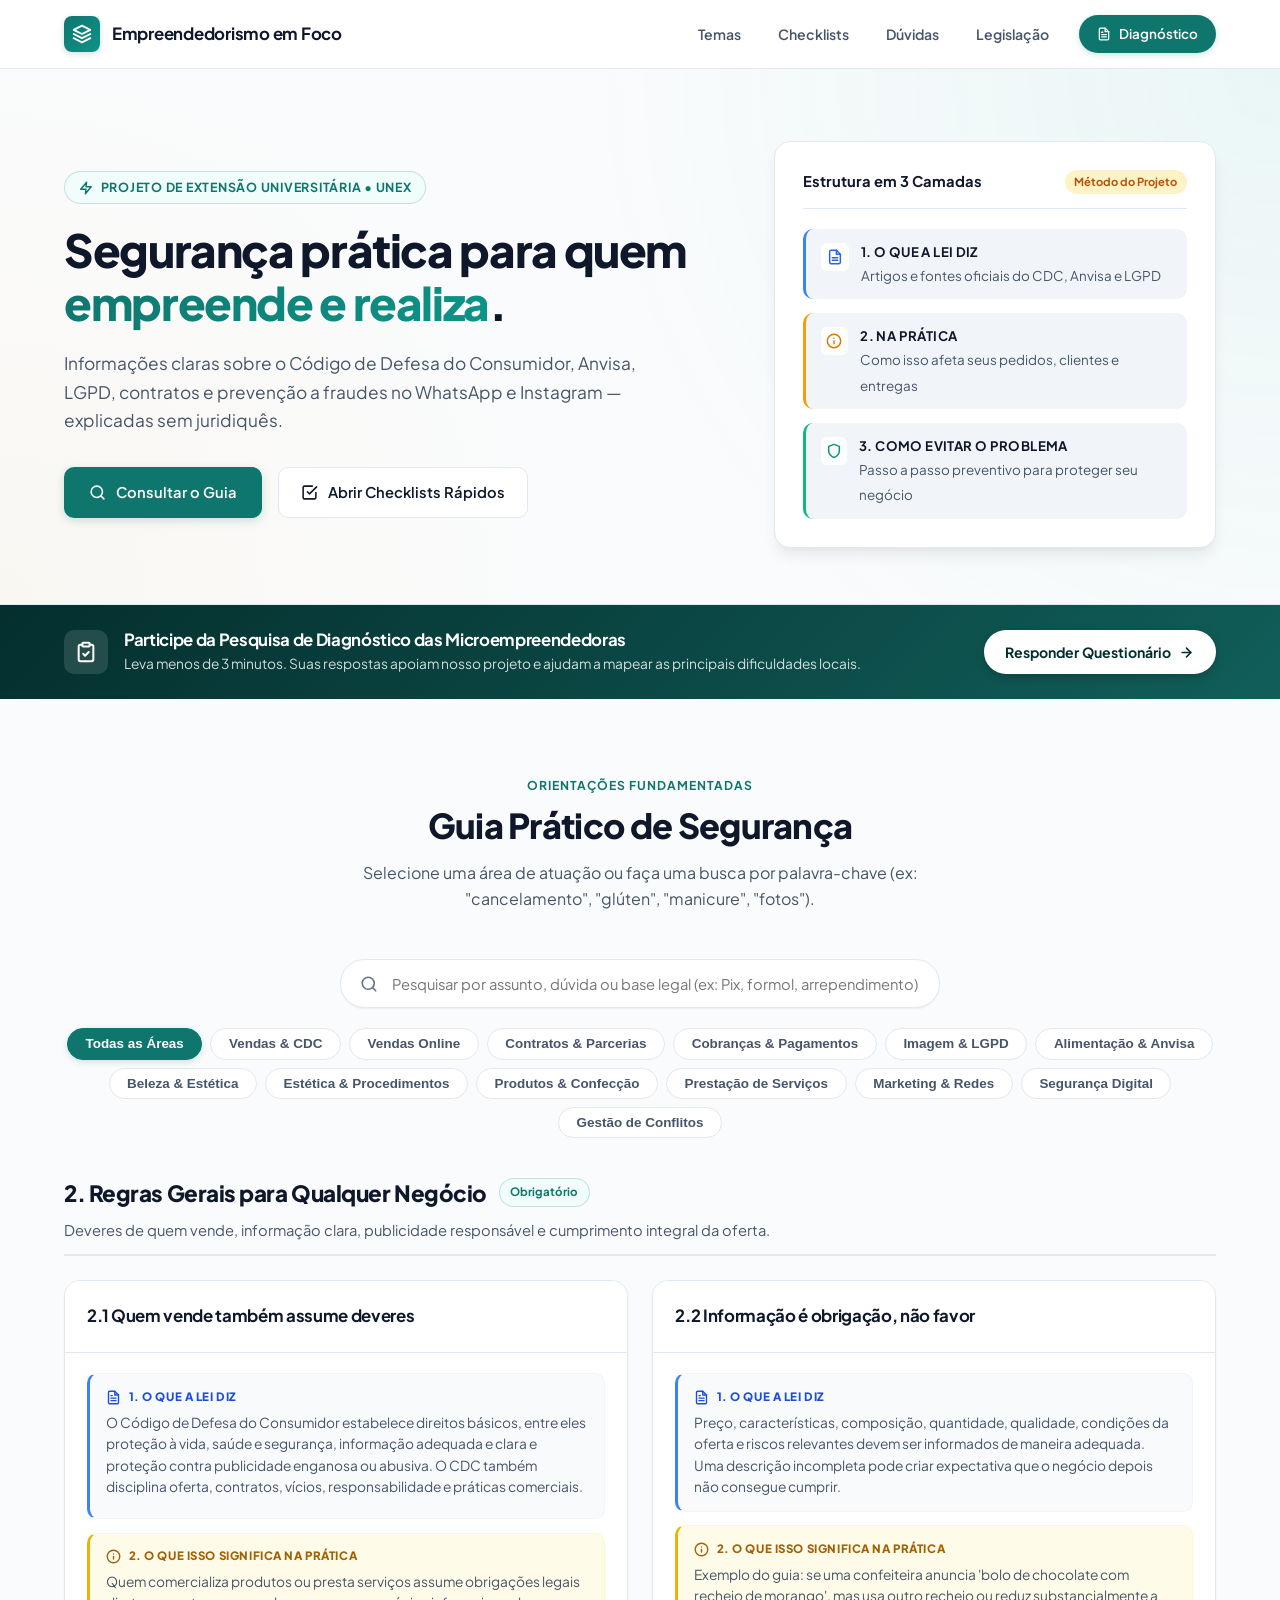
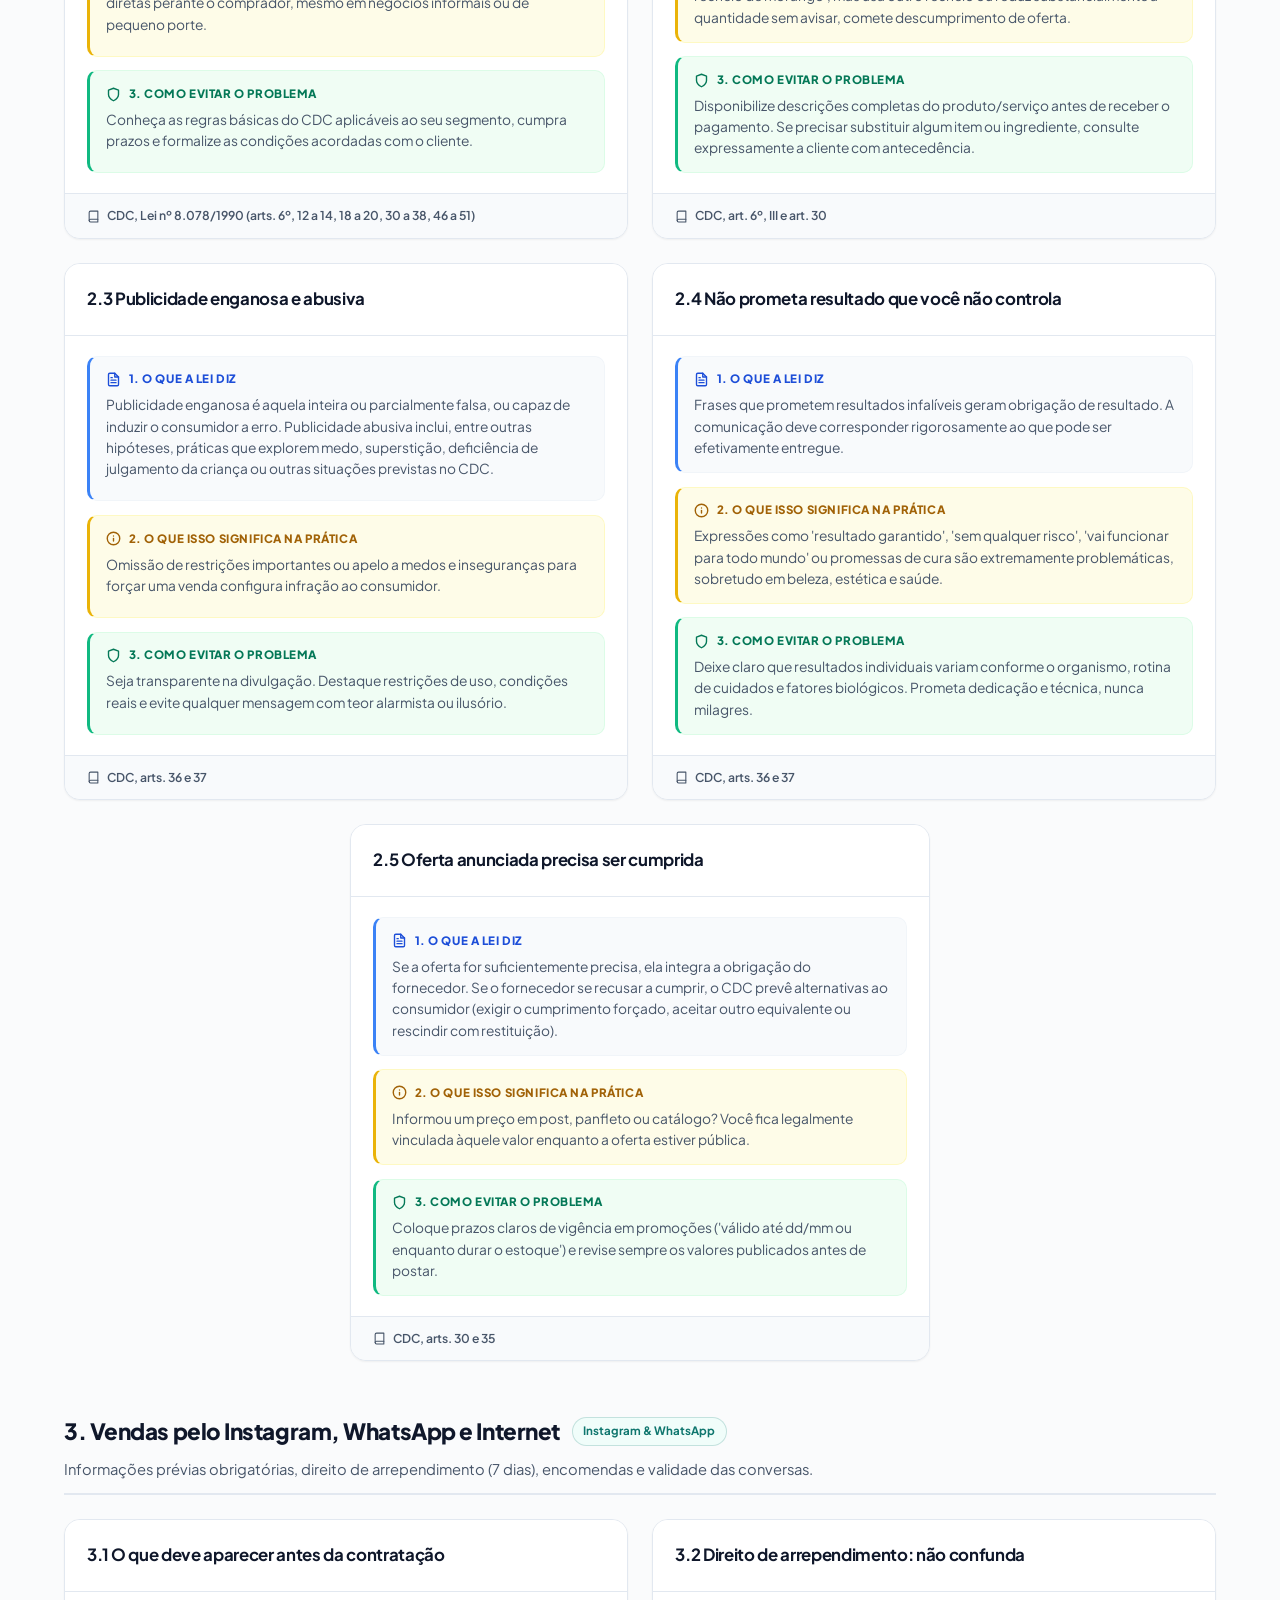
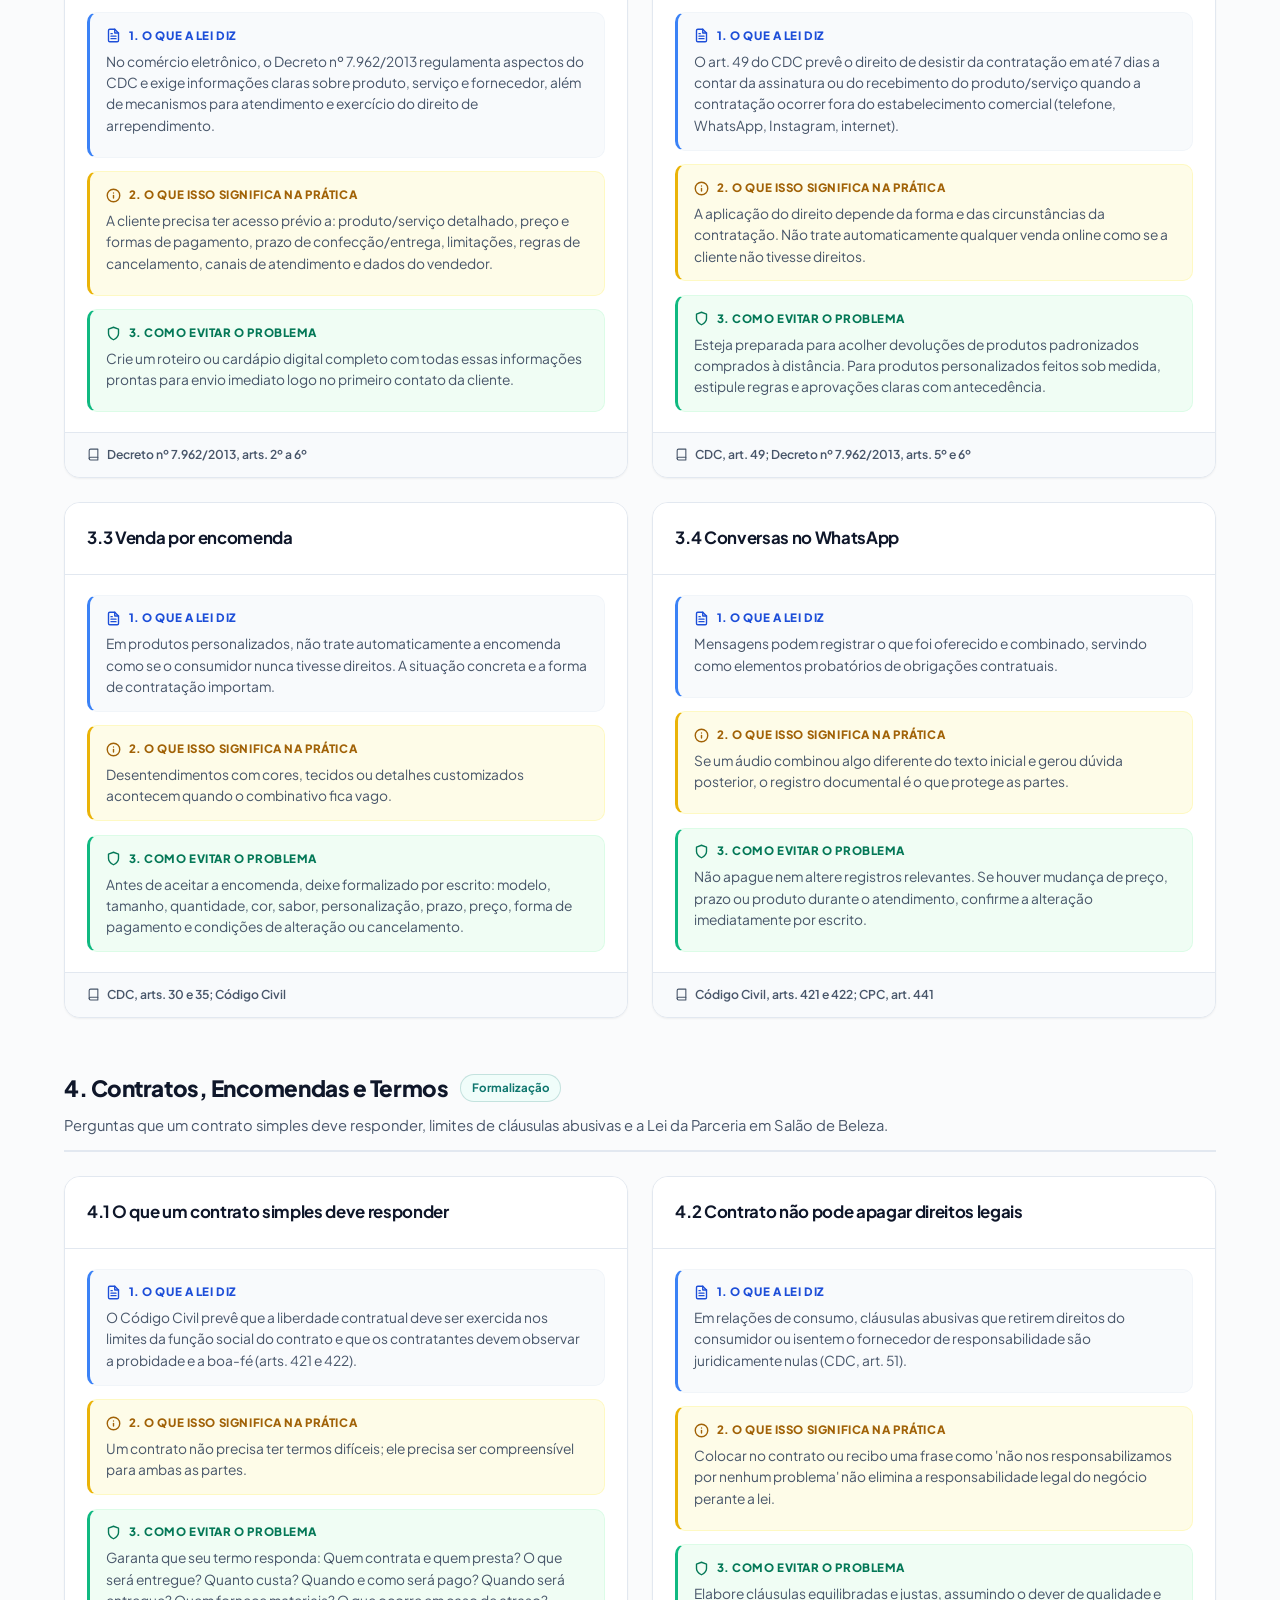
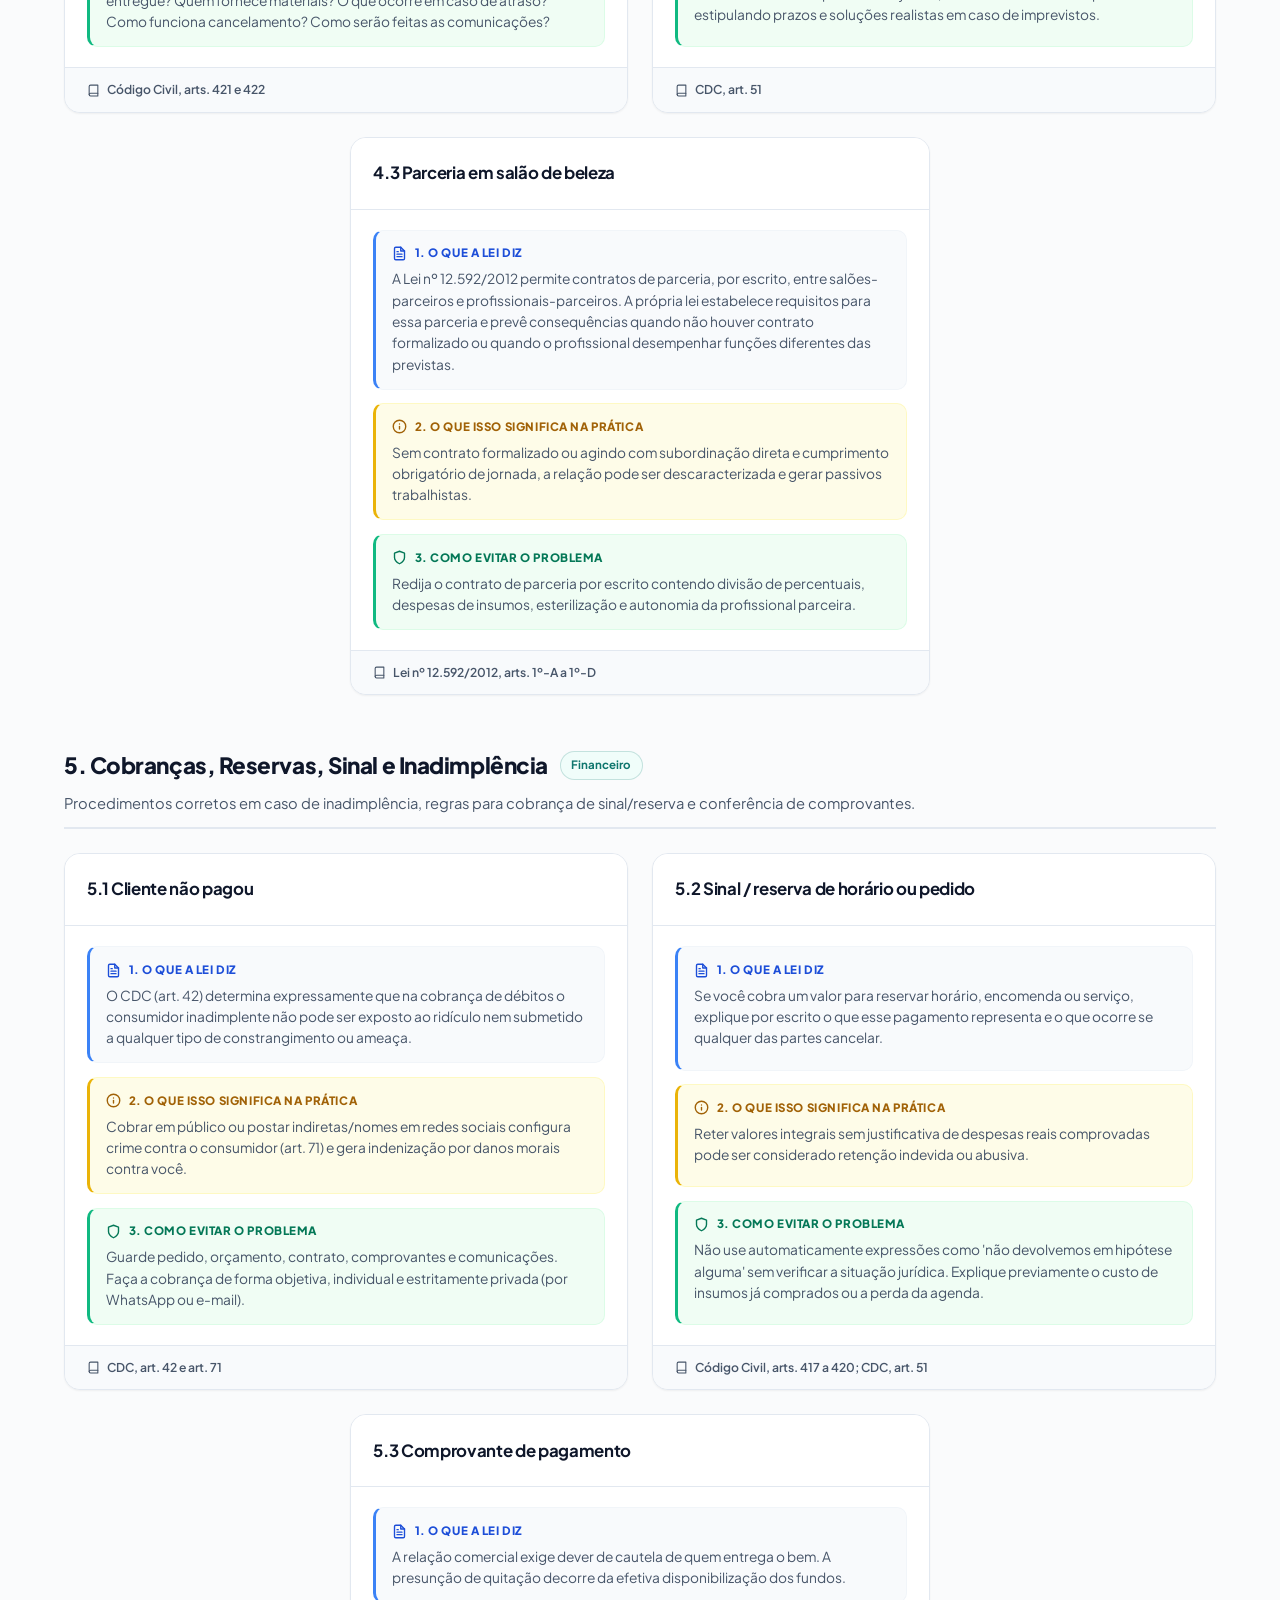
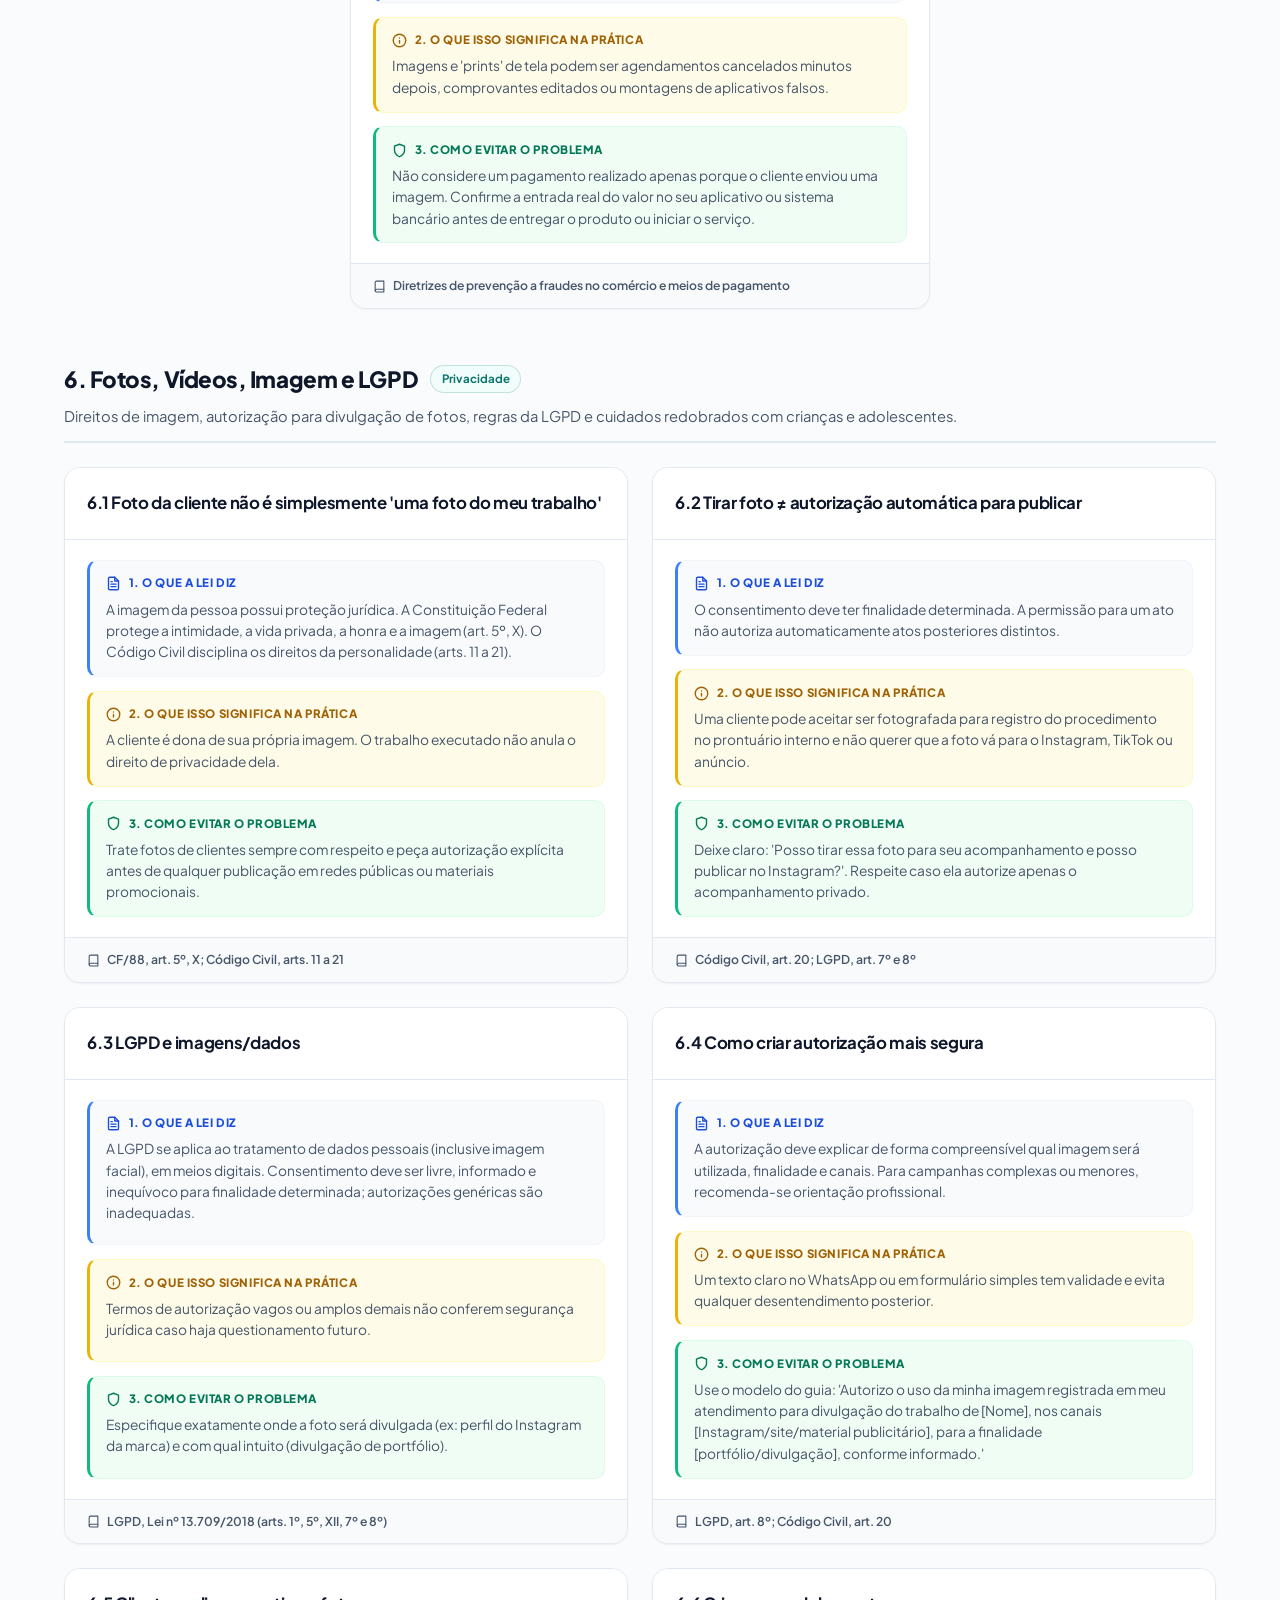
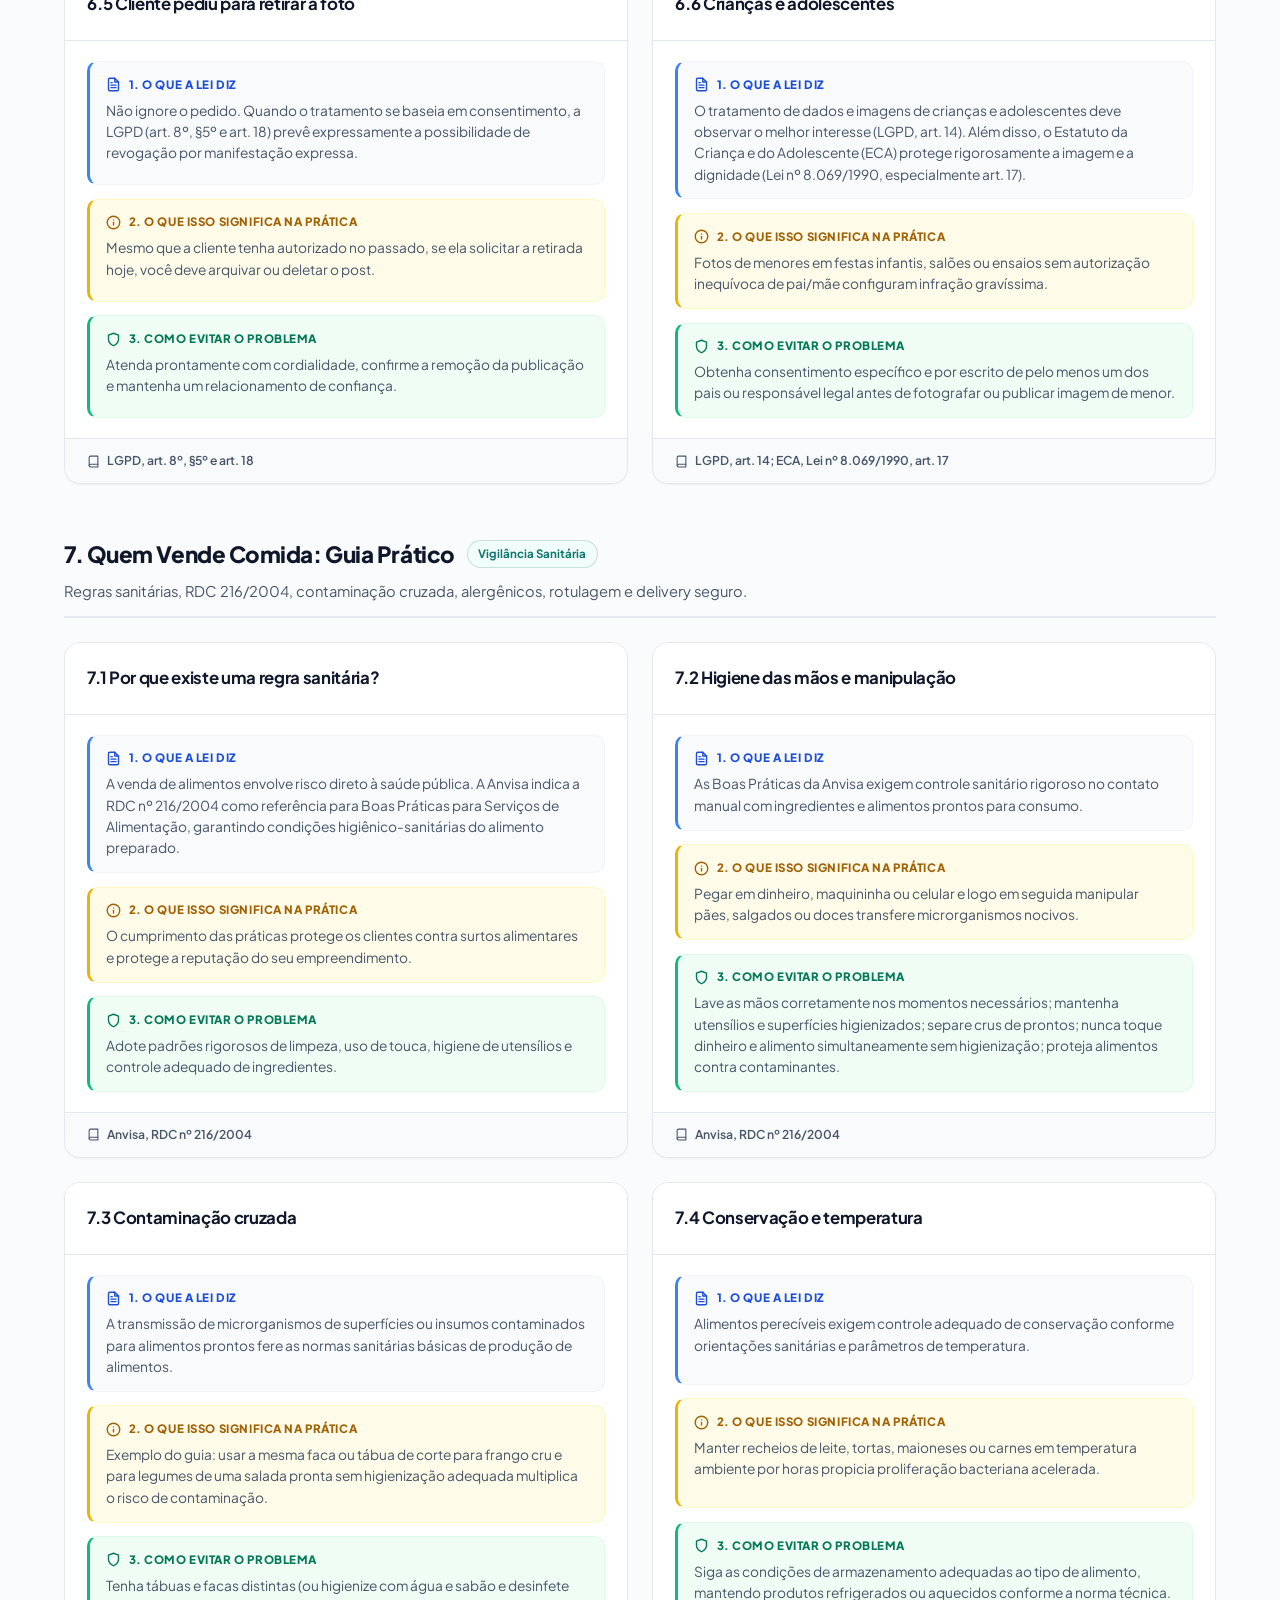
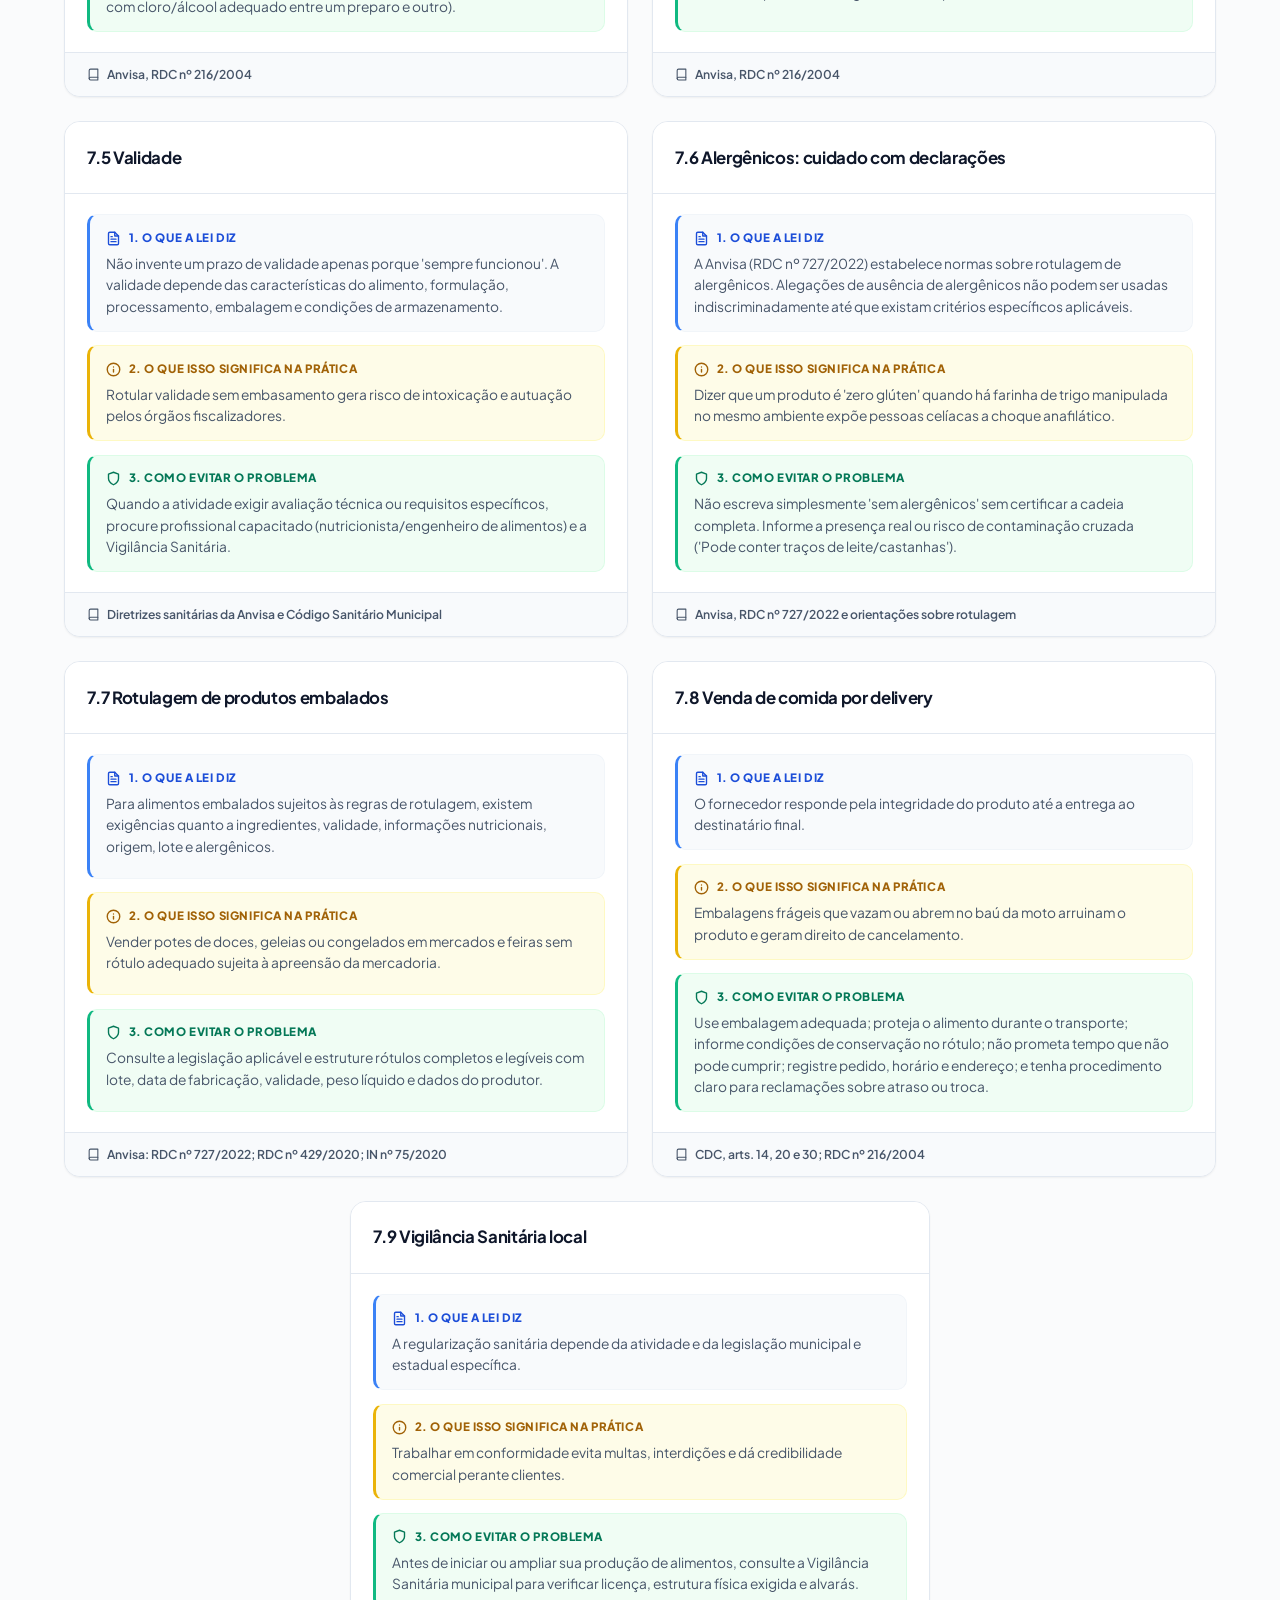
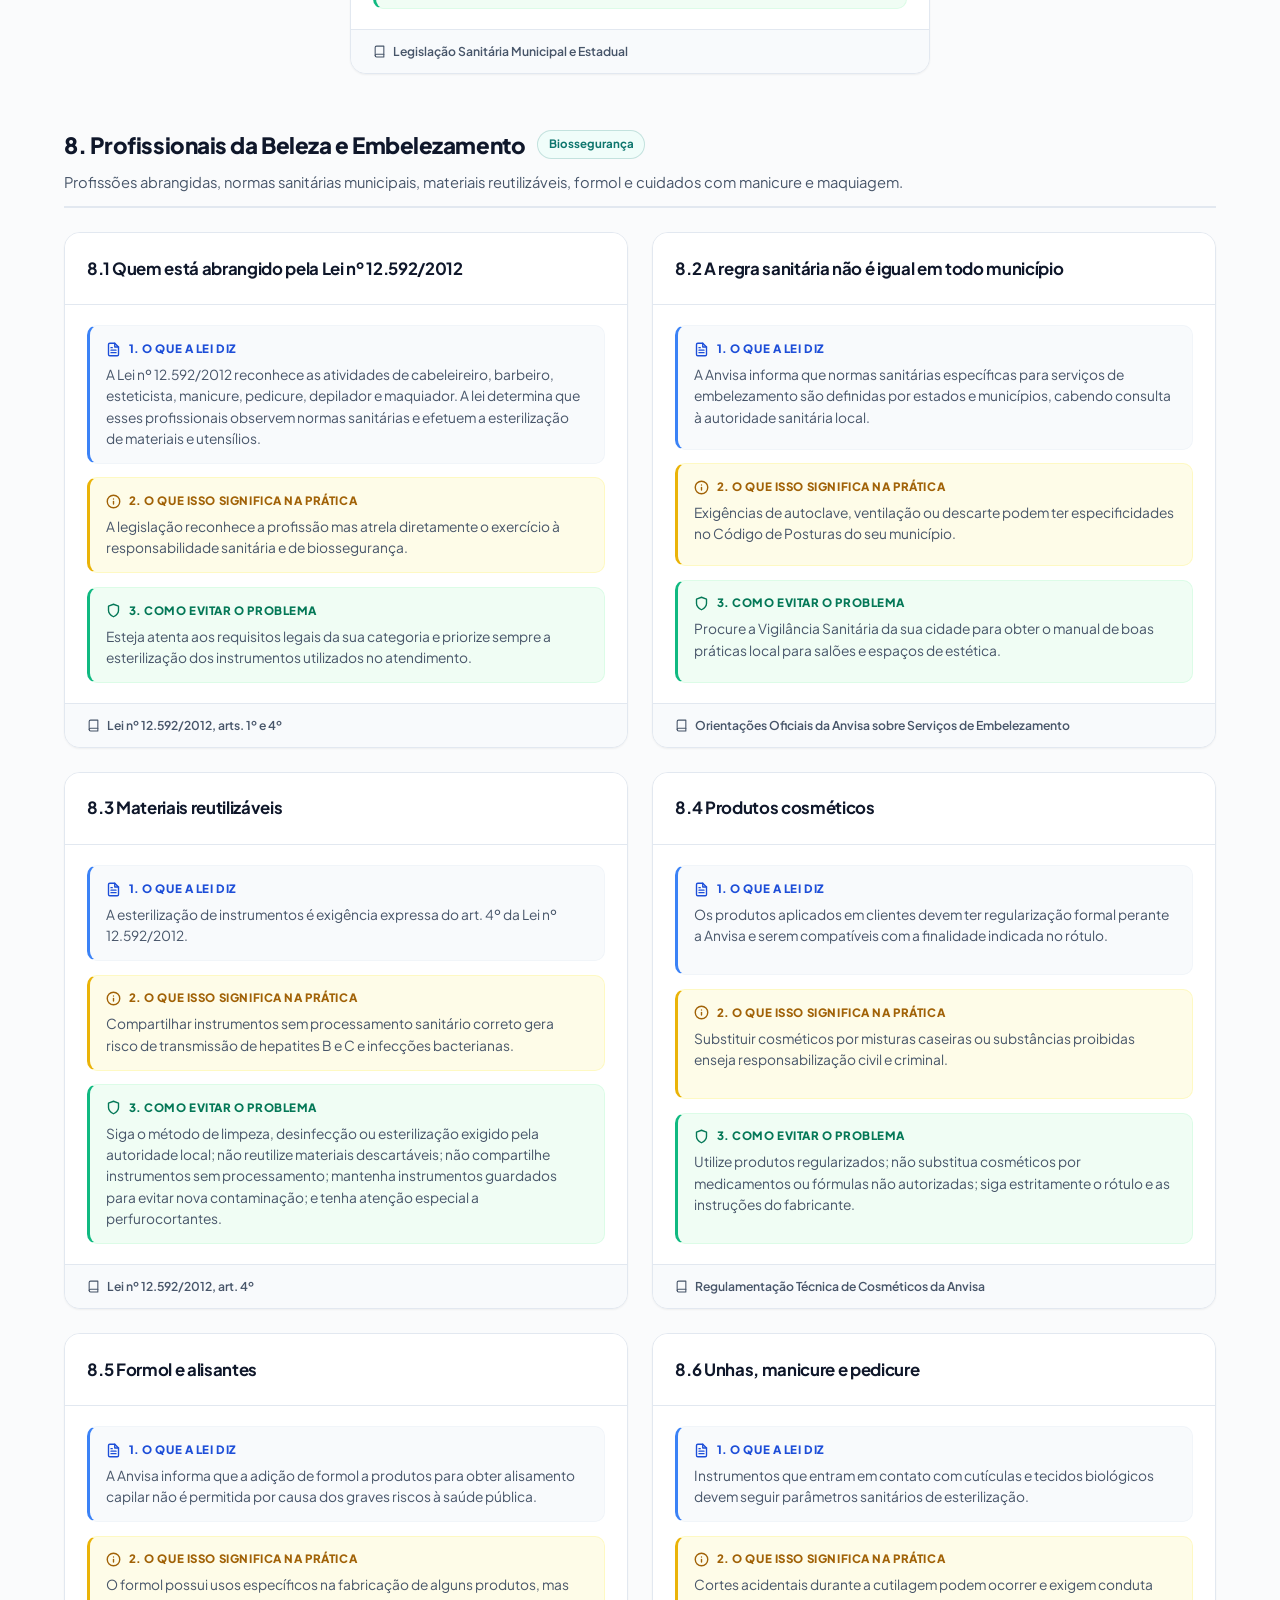
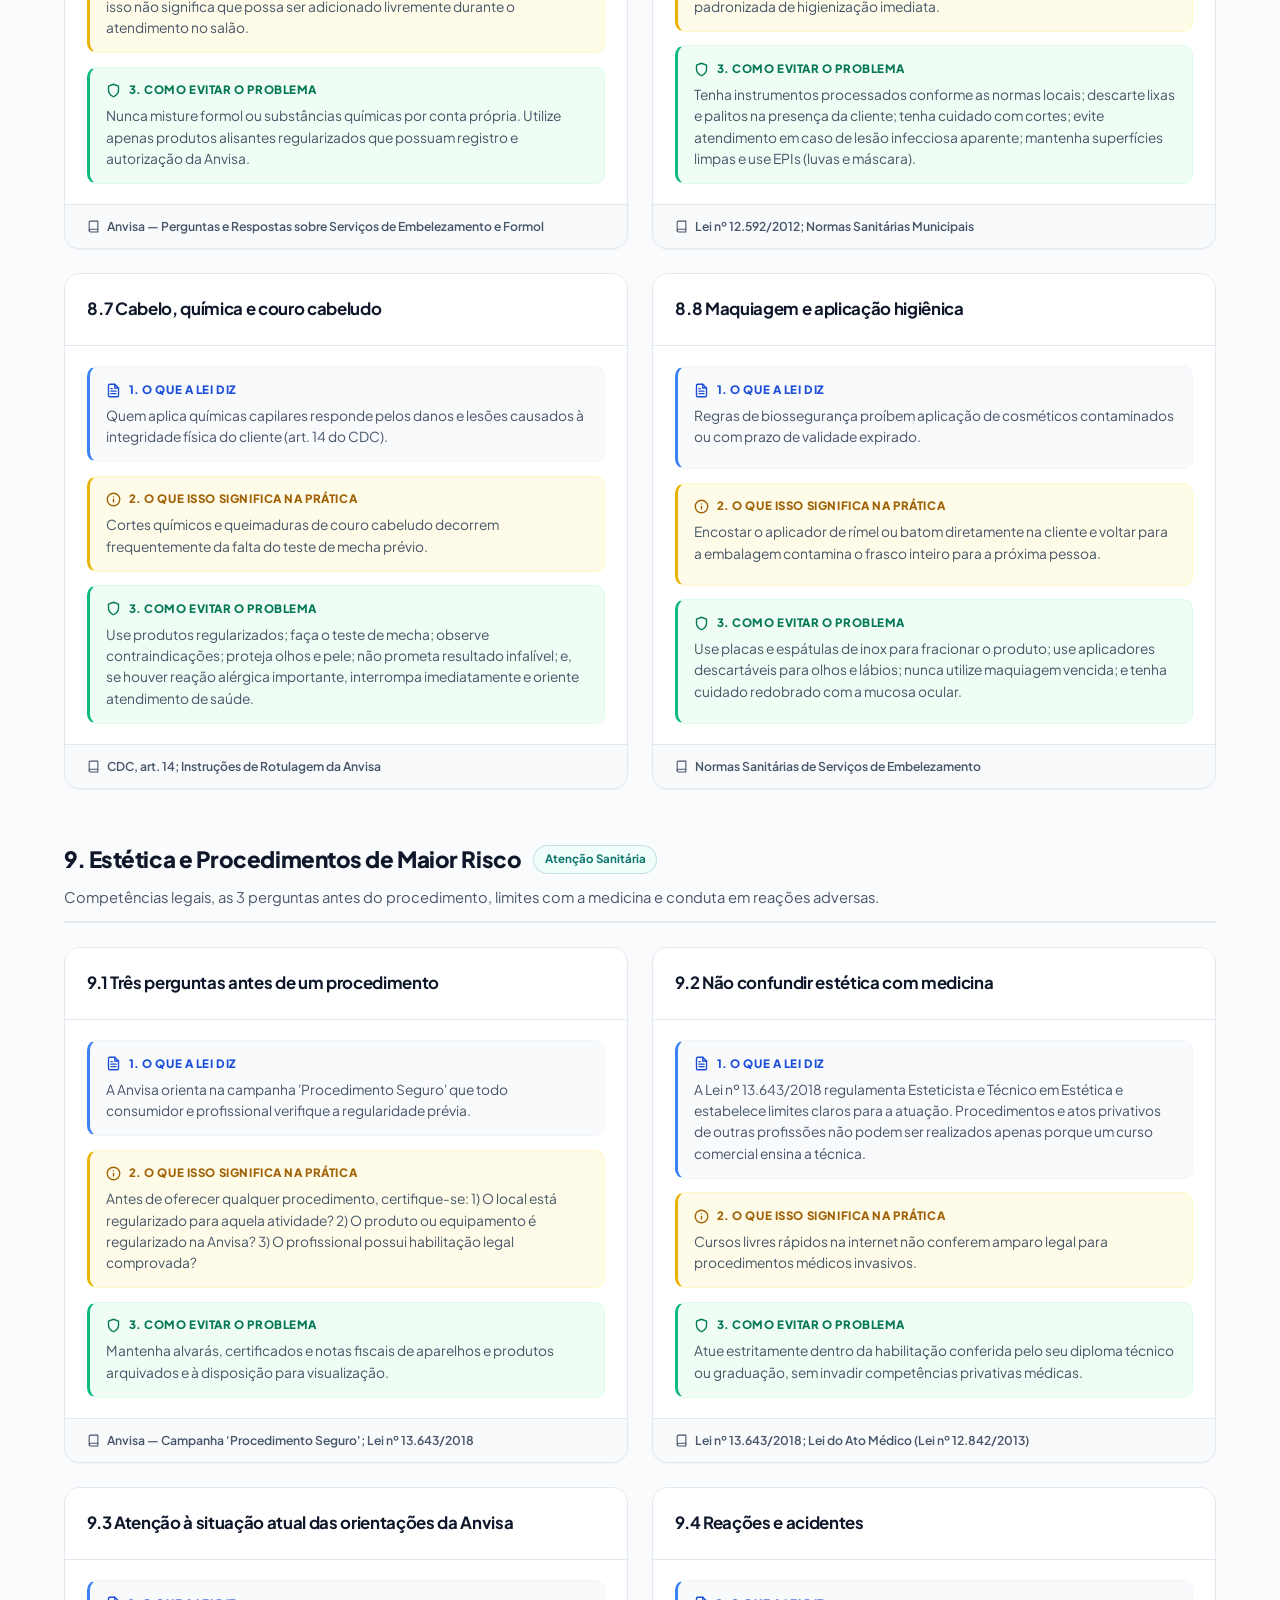
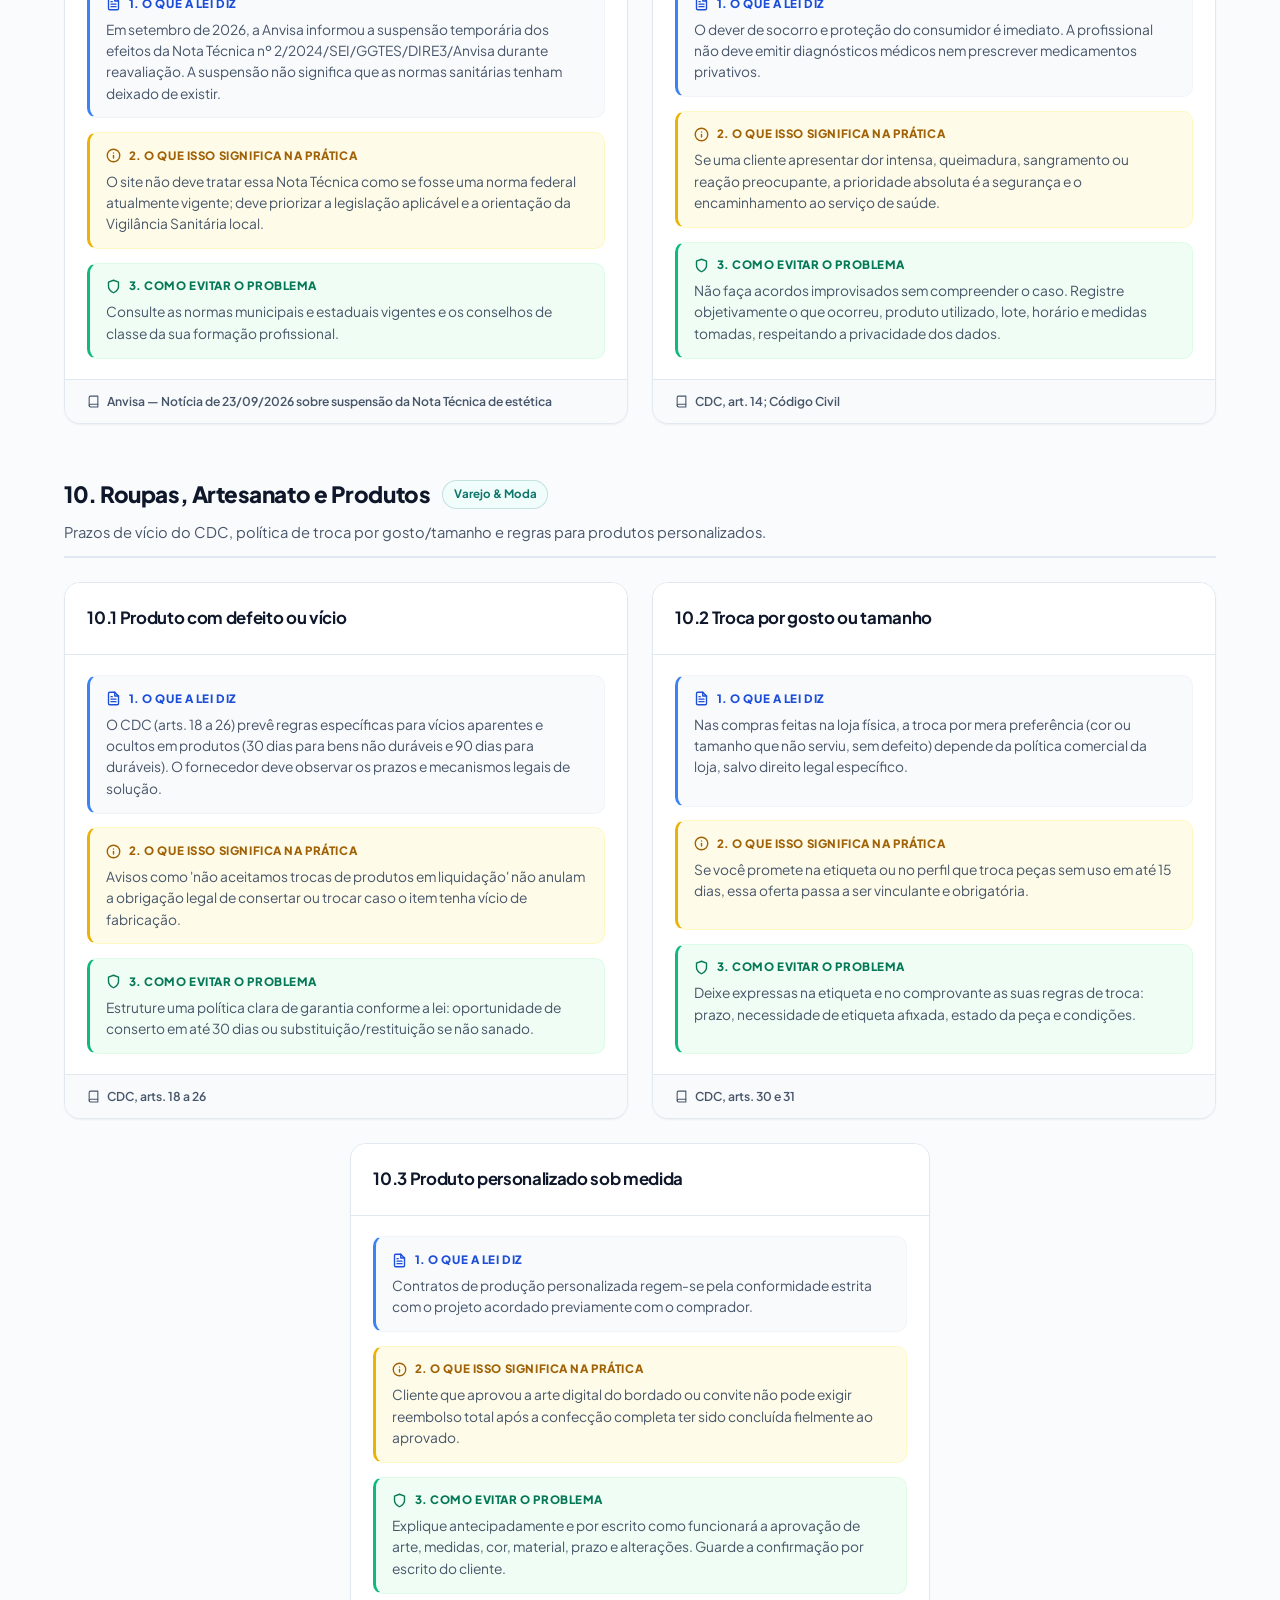
<file: index.html>
<!DOCTYPE html>
<html lang="pt-BR">
<head>
  <meta charset="UTF-8">
  <meta name="viewport" content="width=device-width, initial-scale=1.0">
  <title>Empreendedorismo em Foco — Guia Prático de Segurança Jurídica, Sanitária e Digital</title>
  
  <!-- Meta tags SEO -->
  <meta name="description" content="Guia prático e descomplicado de segurança jurídica, sanitária e digital para microempreendedoras. Projeto de Extensão UNEX (Direito e Sistemas de Informação).">
  <meta name="author" content="UNEX — Extensão Universitária">
  <meta name="theme-color" content="#0f766e">

  <!-- Tipografia Moderna do Google Fonts -->
  <link rel="preconnect" href="https://fonts.googleapis.com">
  <link rel="preconnect" href="https://fonts.gstatic.com" crossorigin>
  <link href="https://fonts.googleapis.com/css2?family=Plus+Jakarta+Sans:wght@400;500;600;700;800&display=swap" rel="stylesheet">

  <!-- Estilos da Aplicação -->
  <link rel="stylesheet" href="assets/css/style.css">
  <link rel="stylesheet" href="assets/css/components.css">
</head>
<body>

  <!-- ========================================================================
       Header / Barra Superior
       ======================================================================== -->
  <header class="site-header" id="header">
    <div class="container nav-container">
      <a href="#inicio" class="brand" aria-label="Ir para o início do site">
        <div class="brand-badge" aria-hidden="true">
          <svg width="20" height="20" viewBox="0 0 24 24" fill="none" stroke="currentColor" stroke-width="2.2" stroke-linecap="round" stroke-linejoin="round">
            <path d="M12 2L2 7l10 5 10-5-10-5z"></path>
            <path d="M2 17l10 5 10-5"></path>
            <path d="M2 12l10 5 10-5"></path>
          </svg>
        </div>
        <span class="brand-title">Empreendedorismo em Foco</span>
      </a>

      <nav aria-label="Navegação Principal">
        <ul class="nav-links" id="nav-links">
          <li><a href="#diretrizes" class="nav-link">Temas</a></li>
          <li><a href="#checklists" class="nav-link">Checklists</a></li>
          <li><a href="#duvidas" class="nav-link">Dúvidas</a></li>
          <li><a href="#fontes-oficiais" class="nav-link">Legislação</a></li>
          <li>
            <a href="https://forms.gle/CNi8nQm6ViK3J8j4A" target="_blank" rel="noopener noreferrer" class="nav-cta">
              <svg width="14" height="14" viewBox="0 0 24 24" fill="none" stroke="currentColor" stroke-width="2.2" stroke-linecap="round" stroke-linejoin="round">
                <path d="M14 2H6a2 2 0 0 0-2 2v16a2 2 0 0 0 2 2h12a2 2 0 0 0 2-2V8z"></path>
                <polyline points="14 2 14 8 20 8"></polyline>
                <line x1="16" y1="13" x2="8" y2="13"></line>
                <line x1="16" y1="17" x2="8" y2="17"></line>
                <polyline points="10 9 9 9 8 9"></polyline>
              </svg>
              Diagnóstico
            </a>
          </li>
        </ul>
      </nav>

      <button class="mobile-toggle" aria-label="Abrir menu de navegação" id="mobile-toggle">
        <svg width="22" height="22" viewBox="0 0 24 24" fill="none" stroke="currentColor" stroke-width="2.2" stroke-linecap="round" stroke-linejoin="round">
          <line x1="3" y1="12" x2="21" y2="12"></line>
          <line x1="3" y1="6" x2="21" y2="6"></line>
          <line x1="3" y1="18" x2="21" y2="18"></line>
        </svg>
      </button>
    </div>
  </header>

  <!-- ========================================================================
       Hero Section
       ======================================================================== -->
  <main id="main-content">
    <section class="hero-section" id="inicio">
      <div class="container hero-wrapper">
        <div class="hero-content">
          <div class="hero-tag">
            <svg width="14" height="14" viewBox="0 0 24 24" fill="none" stroke="currentColor" stroke-width="2.5" stroke-linecap="round" stroke-linejoin="round">
              <polygon points="13 2 3 14 12 14 11 22 21 10 12 10 13 2"></polygon>
            </svg>
            Projeto de Extensão Universitária &bull; UNEX
          </div>
          <h1 class="hero-title">
            Segurança prática para quem <span>empreende e realiza</span>.
          </h1>
          <p class="hero-desc">
            Informações claras sobre o Código de Defesa do Consumidor, Anvisa, LGPD, contratos e prevenção a fraudes no WhatsApp e Instagram — explicadas sem juridiquês.
          </p>
          <div class="hero-actions">
            <a href="#diretrizes" class="btn-primary">
              <svg width="17" height="17" viewBox="0 0 24 24" fill="none" stroke="currentColor" stroke-width="2.2" stroke-linecap="round" stroke-linejoin="round">
                <circle cx="11" cy="11" r="8"></circle>
                <line x1="21" y1="21" x2="16.65" y2="16.65"></line>
              </svg>
              Consultar o Guia
            </a>
            <a href="#checklists" class="btn-secondary">
              <svg width="17" height="17" viewBox="0 0 24 24" fill="none" stroke="currentColor" stroke-width="2.2" stroke-linecap="round" stroke-linejoin="round">
                <polyline points="9 11 12 14 22 4"></polyline>
                <path d="M21 12v7a2 2 0 0 1-2 2H5a2 2 0 0 1-2-2V5a2 2 0 0 1 2-2h11"></path>
              </svg>
              Abrir Checklists Rápidos
            </a>
          </div>
        </div>

        <div class="hero-card-preview" aria-hidden="true">
          <div class="preview-header">
            <span class="preview-title">Estrutura em 3 Camadas</span>
            <span class="preview-badge">Método do Projeto</span>
          </div>
          <div class="method-pillars">
            <div class="method-pillar law">
              <div class="pillar-icon-box">
                <svg width="16" height="16" viewBox="0 0 24 24" fill="none" stroke="currentColor" stroke-width="2.2" stroke-linecap="round" stroke-linejoin="round"><path d="M14 2H6a2 2 0 0 0-2 2v16a2 2 0 0 0 2 2h12a2 2 0 0 0 2-2V8z"></path><polyline points="14 2 14 8 20 8"></polyline><line x1="16" y1="13" x2="8" y2="13"></line><line x1="16" y1="17" x2="8" y2="17"></line></svg>
              </div>
              <div class="pillar-content">
                <strong>1. O que a Lei diz</strong>
                <span>Artigos e fontes oficiais do CDC, Anvisa e LGPD</span>
              </div>
            </div>
            <div class="method-pillar practice">
              <div class="pillar-icon-box">
                <svg width="16" height="16" viewBox="0 0 24 24" fill="none" stroke="currentColor" stroke-width="2.2" stroke-linecap="round" stroke-linejoin="round"><circle cx="12" cy="12" r="10"></circle><line x1="12" y1="16" x2="12" y2="12"></line><line x1="12" y1="8" x2="12.01" y2="8"></line></svg>
              </div>
              <div class="pillar-content">
                <strong>2. Na Prática</strong>
                <span>Como isso afeta seus pedidos, clientes e entregas</span>
              </div>
            </div>
            <div class="method-pillar prevent">
              <div class="pillar-icon-box">
                <svg width="16" height="16" viewBox="0 0 24 24" fill="none" stroke="currentColor" stroke-width="2.2" stroke-linecap="round" stroke-linejoin="round"><path d="M12 22s8-4 8-10V5l-8-3-8 3v7c0 6 8 10 8 10z"></path></svg>
              </div>
              <div class="pillar-content">
                <strong>3. Como Evitar o Problema</strong>
                <span>Passo a passo preventivo para proteger seu negócio</span>
              </div>
            </div>
          </div>
        </div>
      </div>
    </section>

    <!-- ========================================================================
         Faixa de Destaque: Formulário de Diagnóstico da Extensão
         ======================================================================== -->
    <section class="extension-callout" aria-label="Aviso de Diagnóstico">
      <div class="container callout-inner">
        <div class="callout-info">
          <div class="callout-icon-box" aria-hidden="true">
            <svg width="22" height="22" viewBox="0 0 24 24" fill="none" stroke="currentColor" stroke-width="2.2" stroke-linecap="round" stroke-linejoin="round">
              <path d="M16 4h2a2 2 0 0 1 2 2v14a2 2 0 0 1-2 2H6a2 2 0 0 1-2-2V6a2 2 0 0 1 2-2h2"></path>
              <rect x="8" y="2" width="8" height="4" rx="1" ry="1"></rect>
              <path d="M9 14l2 2 4-4"></path>
            </svg>
          </div>
          <div class="callout-text">
            <h3>Participe da Pesquisa de Diagnóstico das Microempreendedoras</h3>
            <p>Leva menos de 3 minutos. Suas respostas apoiam nosso projeto e ajudam a mapear as principais dificuldades locais.</p>
          </div>
        </div>
        <a href="https://forms.gle/CNi8nQm6ViK3J8j4A" target="_blank" rel="noopener noreferrer" class="btn-callout">
          Responder Questionário
          <svg width="15" height="15" viewBox="0 0 24 24" fill="none" stroke="currentColor" stroke-width="2.5" stroke-linecap="round" stroke-linejoin="round">
            <line x1="5" y1="12" x2="19" y2="12"></line>
            <polyline points="12 5 19 12 12 19"></polyline>
          </svg>
        </a>
      </div>
    </section>

    <!-- ========================================================================
         Seção Principal: Guia de Diretrizes (Cards em 3 Camadas)
         ======================================================================== -->
    <section class="section" id="diretrizes">
      <div class="container">
        <div class="section-header">
          <span class="section-tag">Orientações Fundamentadas</span>
          <h2 class="section-title">Guia Prático de Segurança</h2>
          <p class="section-subtitle">
            Selecione uma área de atuação ou faça uma busca por palavra-chave (ex: "cancelamento", "glúten", "manicure", "fotos").
          </p>
        </div>

        <!-- Controles: Busca e Filtro de Categorias -->
        <div class="guide-controls">
          <div class="search-box-wrapper">
            <span class="search-icon-box" aria-hidden="true">
              <svg width="18" height="18" viewBox="0 0 24 24" fill="none" stroke="currentColor" stroke-width="2.2" stroke-linecap="round" stroke-linejoin="round">
                <circle cx="11" cy="11" r="8"></circle>
                <line x1="21" y1="21" x2="16.65" y2="16.65"></line>
              </svg>
            </span>
            <input 
              type="text" 
              id="search-input" 
              class="search-input" 
              placeholder="Pesquisar por assunto, dúvida ou base legal (ex: Pix, formol, arrependimento)..."
              aria-label="Pesquisar no guia prático"
            >
          </div>

          <nav class="category-tabs" id="category-tabs" aria-label="Filtrar por Área"></nav>
        </div>

        <!-- Container onde o app.js injeta os cards em 3 camadas -->
        <div class="modules-container" id="modules-container">
          <!-- Renderizado via JavaScript -->
        </div>
      </div>
    </section>

    <!-- ========================================================================
         Seção de Checklists Interativos
         ======================================================================== -->
    <section class="section" id="checklists" style="background-color: #f8fafc; border-top: 1px solid var(--border-subtle); border-bottom: 1px solid var(--border-subtle);">
      <div class="container">
        <div class="section-header">
          <span class="section-tag">Ferramentas de Conferência</span>
          <h2 class="section-title">Checklists Interativos</h2>
          <p class="section-subtitle">
            Faça a conferência antes de publicar promoções, preparar encomendas de comida, atender no salão ou fechar contratos. O progresso é salvo no seu navegador.
          </p>
        </div>

        <div class="checklists-grid" id="checklists-container">
          <!-- Renderizado via checklist.js -->
        </div>
      </div>
    </section>

    <!-- ========================================================================
         Seção: Situações Práticas do Dia a Dia (FAQ)
         ======================================================================== -->
    <section class="section" id="duvidas">
      <div class="container">
        <div class="section-header">
          <span class="section-tag">20. Situações Práticas para o Site</span>
          <h2 class="section-title">Situações Comuns do Dia a Dia</h2>
          <p class="section-subtitle">
            Dúvidas frequentes do cotidiano das microempreendedoras no WhatsApp e Instagram.
          </p>
        </div>

        <div class="faq-grid" id="faq-container">
          <!-- Renderizado via app.js -->
        </div>
      </div>
    </section>

    <!-- ========================================================================
         Seção 21: Quando Procurar Profissional
         ======================================================================== -->
    <section class="section" id="quando-procurar" style="padding-top: 0;">
      <div class="container">
        <div class="warning-box">
          <div class="warning-header">
            <div class="warning-icon-box" aria-hidden="true">
              <svg width="20" height="20" viewBox="0 0 24 24" fill="none" stroke="currentColor" stroke-width="2.2" stroke-linecap="round" stroke-linejoin="round">
                <path d="m21.73 18-8-14a2 2 0 0 0-3.48 0l-8 14A2 2 0 0 0 4 21h16a2 2 0 0 0 1.73-3Z"></path>
                <line x1="12" y1="9" x2="12" y2="13"></line>
                <line x1="12" y1="17" x2="12.01" y2="17"></line>
              </svg>
            </div>
            <div>
              <h3>21. Quando Procurar Profissional Especializado</h3>
              <p style="font-size: 0.88rem; color: #92400e;">O projeto oferece informação geral preventiva; não deve se apresentar como serviço de consultoria jurídica individualizada:</p>
            </div>
          </div>
          <ul class="warning-list" id="warning-list">
            <!-- Renderizado via app.js -->
          </ul>
        </div>
      </div>
    </section>

    <!-- ========================================================================
         Seção 22: Legislação & Fontes Oficiais
         ======================================================================== -->
    <section class="section" id="fontes-oficiais" style="background-color: #f8fafc; border-top: 1px solid var(--border-subtle);">
      <div class="container">
        <div class="section-header">
          <span class="section-tag">Transparência & Embasamento</span>
          <h2 class="section-title">22. Legislação e Fontes Oficiais</h2>
          <p class="section-subtitle">
            Consulte na íntegra as leis, resoluções e regulamentos normativos citados no material elaborado pelos alunos de Direito da UNEX.
          </p>
        </div>

        <div class="sources-grid" id="official-sources-grid">
          <!-- Renderizado via app.js -->
        </div>

        <!-- Widget de Avaliação com Estrelas SVG -->
        <div id="rating-container">
          <!-- Renderizado via rating.js -->
        </div>
      </div>
    </section>
  </main>

  <!-- ========================================================================
       Footer & Créditos da Extensão
       ======================================================================== -->
  <footer class="site-footer">
    <div class="container">
      <div class="footer-grid">
        <div class="footer-brand">
          <h4>Empreendedorismo em Foco</h4>
          <p>
            Projeto de Extensão Universitária da <strong>UNEX</strong> (Vitória da Conquista - BA), integrando os cursos de <strong>Direito</strong> e <strong>Sistemas de Informação</strong> para capacitar e proteger microempreendedoras.
          </p>
          <p style="font-size: 0.8rem; color: #64748b;">
            Orientado à segurança jurídica, conformidade sanitária e boas práticas digitais.
          </p>
        </div>

        <div class="footer-col">
          <h5>Navegação</h5>
          <ul class="footer-links">
            <li><a href="#inicio">Início</a></li>
            <li><a href="#diretrizes">Guia em 3 Camadas</a></li>
            <li><a href="#checklists">Checklists</a></li>
            <li><a href="#duvidas">Dúvidas Frequentes</a></li>
            <li><a href="#fontes-oficiais">Legislação</a></li>
            <li><a href="#avaliacao">Avaliação</a></li>
          </ul>
        </div>

        <div class="footer-col">
          <h5>Bases Oficiais</h5>
          <ul class="footer-links">
            <li><a href="https://www.planalto.gov.br/ccivil_03/leis/l8078compilado.htm" target="_blank" rel="noopener noreferrer">CDC (Lei 8.078)</a></li>
            <li><a href="https://www.planalto.gov.br/ccivil_03/_ato2015-2018/2018/lei/l13709.htm" target="_blank" rel="noopener noreferrer">LGPD (Lei 13.709)</a></li>
            <li><a href="https://www.gov.br/anvisa/pt-br" target="_blank" rel="noopener noreferrer">Anvisa</a></li>
            <li><a href="https://www.planalto.gov.br/ccivil_03/_ato2011-2014/2012/lei/l12592.htm" target="_blank" rel="noopener noreferrer">Salão-Parceiro</a></li>
          </ul>
        </div>
      </div>

      <div class="footer-disclaimer">
        <p>
          <strong>25. Aviso Legal & Educativo:</strong> O portal <em>Empreendedorismo em Foco</em> é um projeto de extensão universitária com finalidade educativa e informativa. As informações apresentadas são gerais e não constituem consulta ou parecer jurídico, contábil, sanitário ou profissional individualizado. As exigências podem variar conforme a atividade, o município e o Estado e podem ser atualizadas. Consulte as fontes oficiais e os órgãos competentes antes de tomar decisões específicas.
        </p>
      </div>

      <div class="footer-bottom">
        <span>&copy; 2026 UNEX &mdash; Projeto de Extensão Universitária. Todos os direitos reservados.</span>
        <span>Parceria Interdisciplinar: Direito &bull; Sistemas de Informação</span>
      </div>
    </div>
  </footer>

  <!-- Scripts Modulares -->
  <script src="assets/js/checklist.js"></script>
  <script src="assets/js/rating.js"></script>
  <script src="assets/js/app.js"></script>
</body>
</html>
</file>
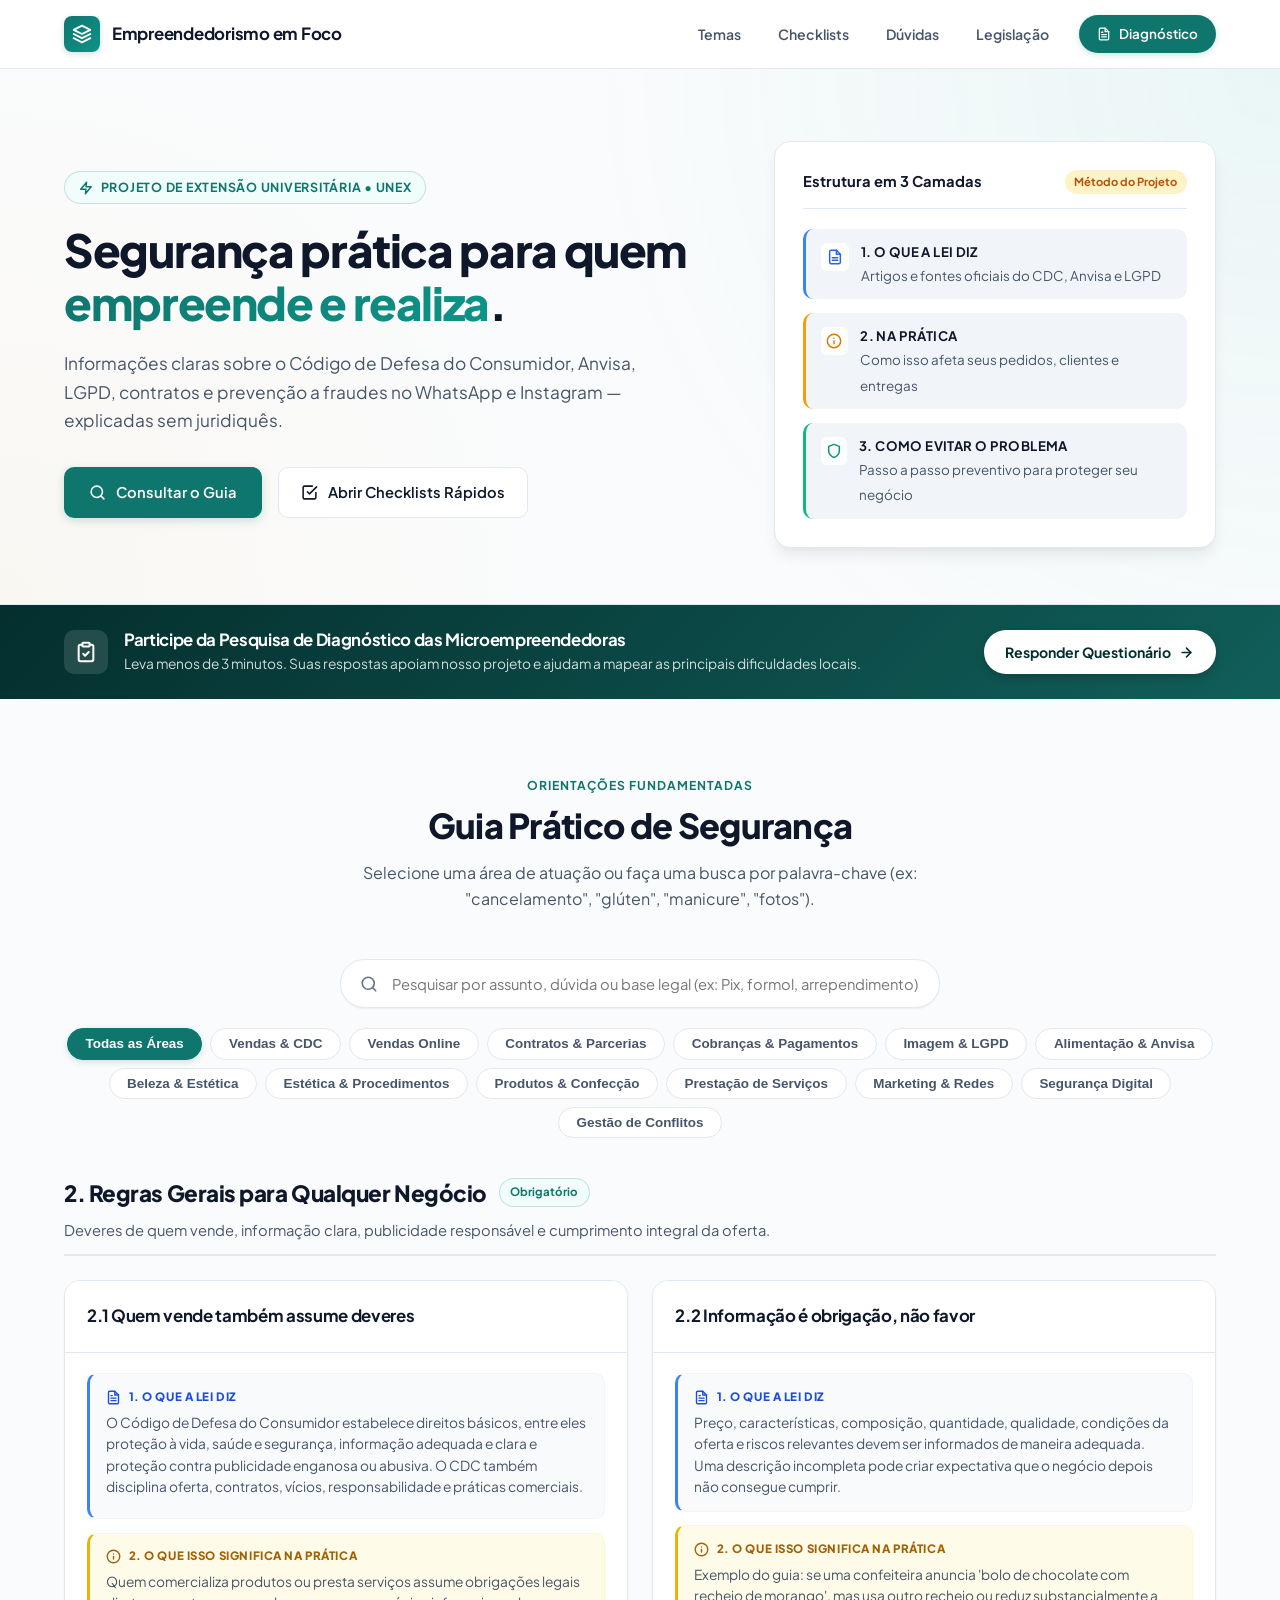
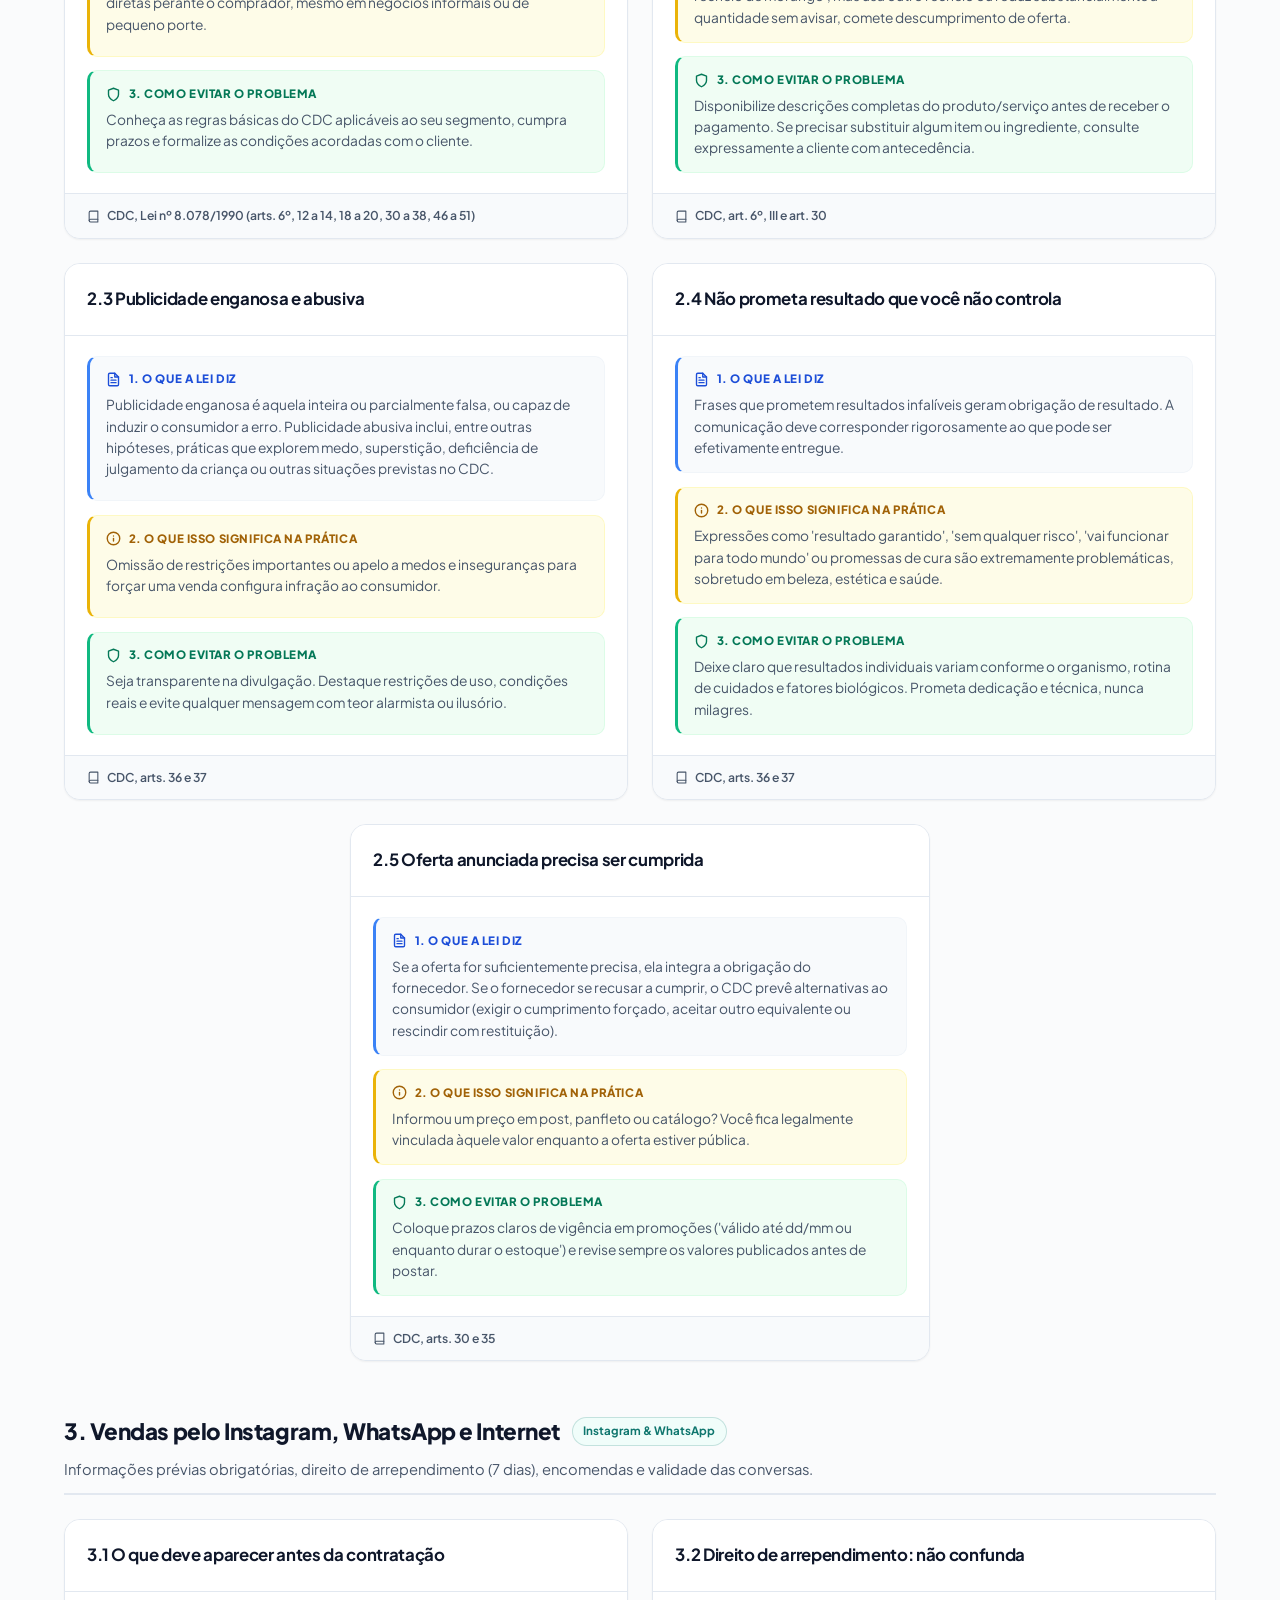
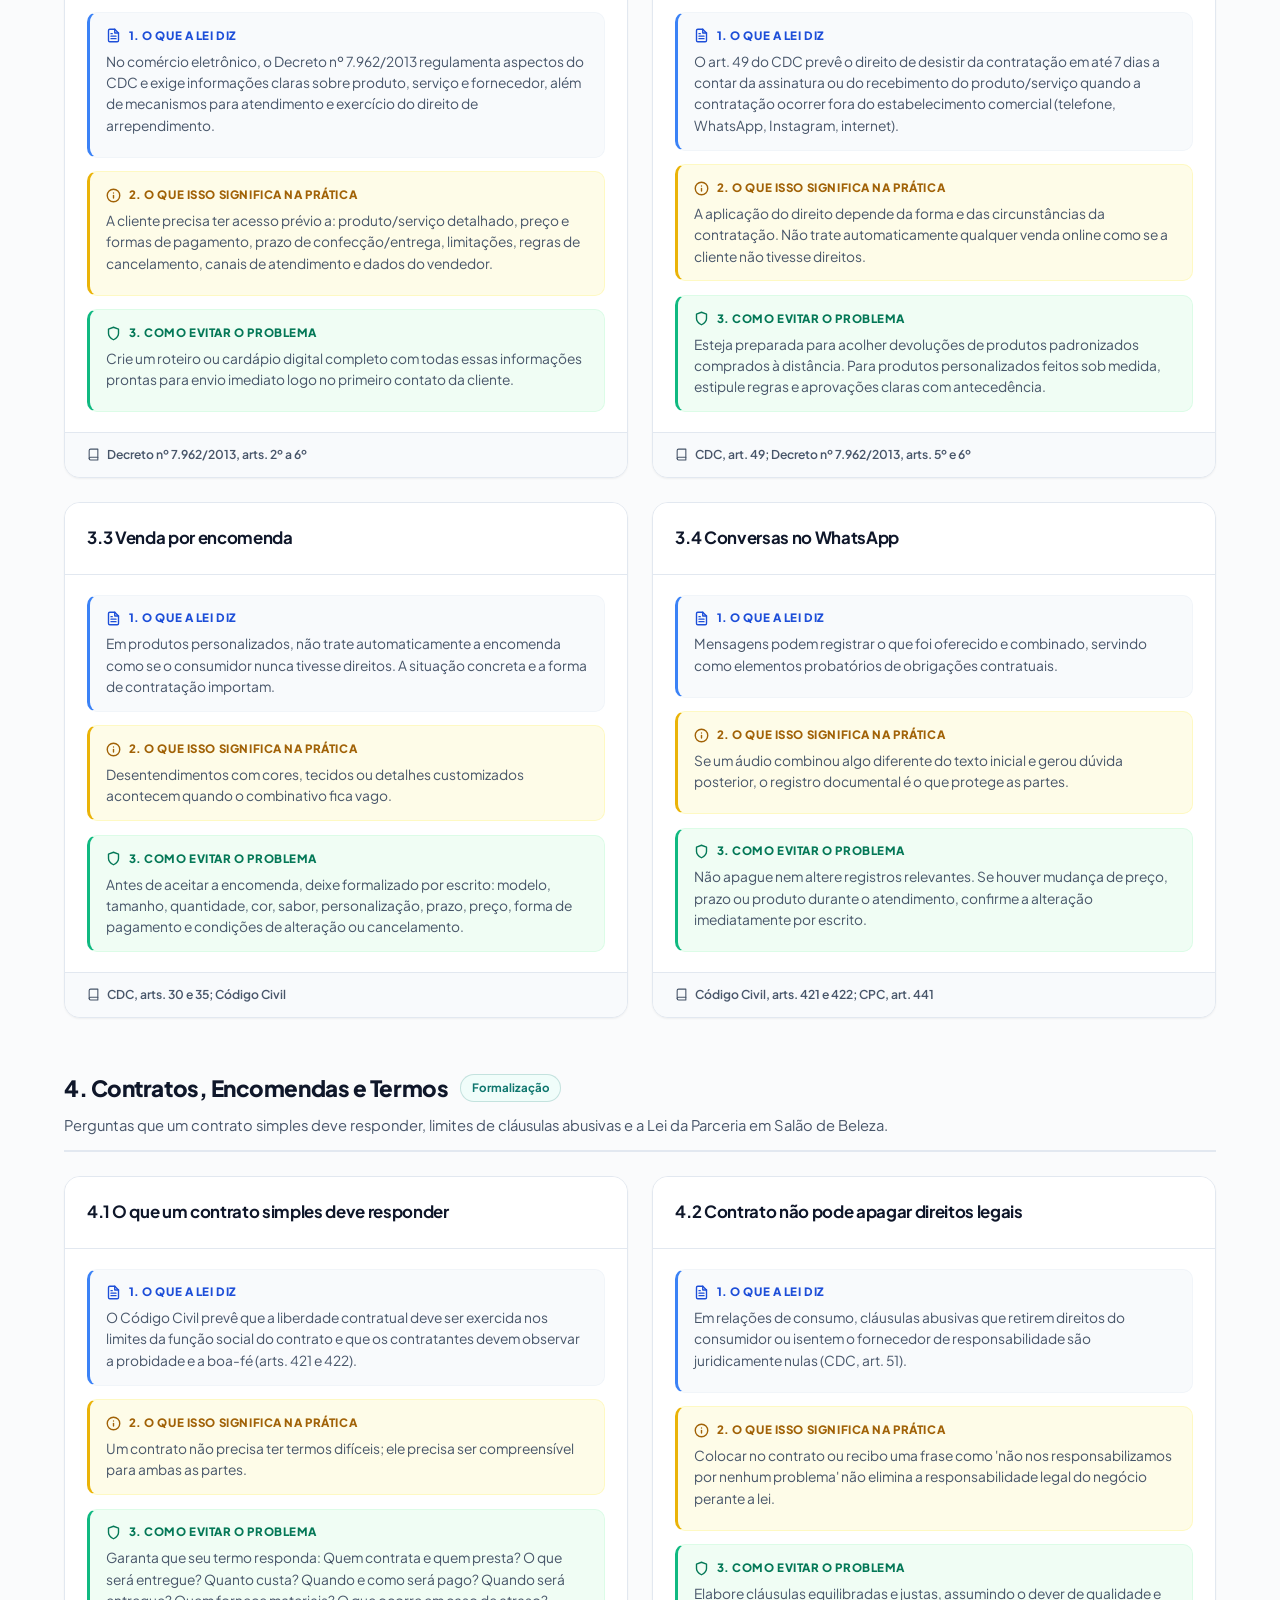
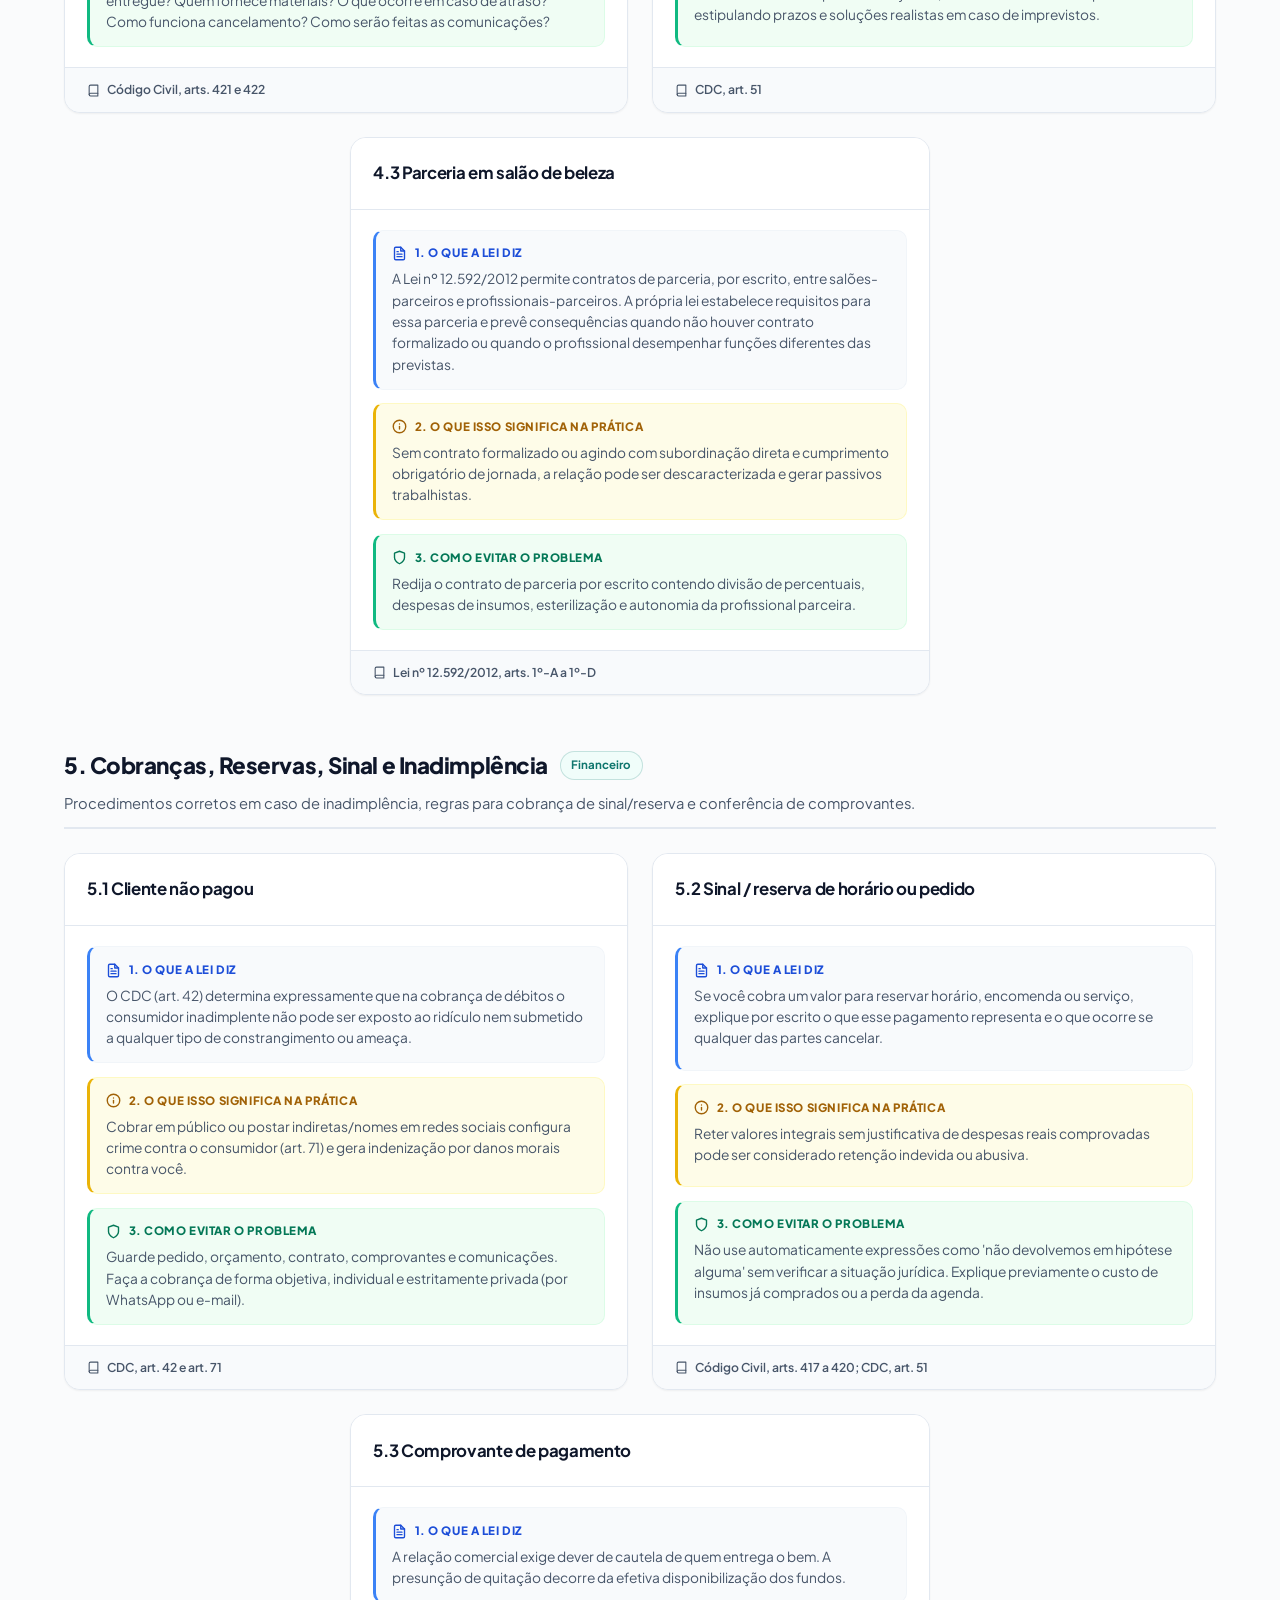
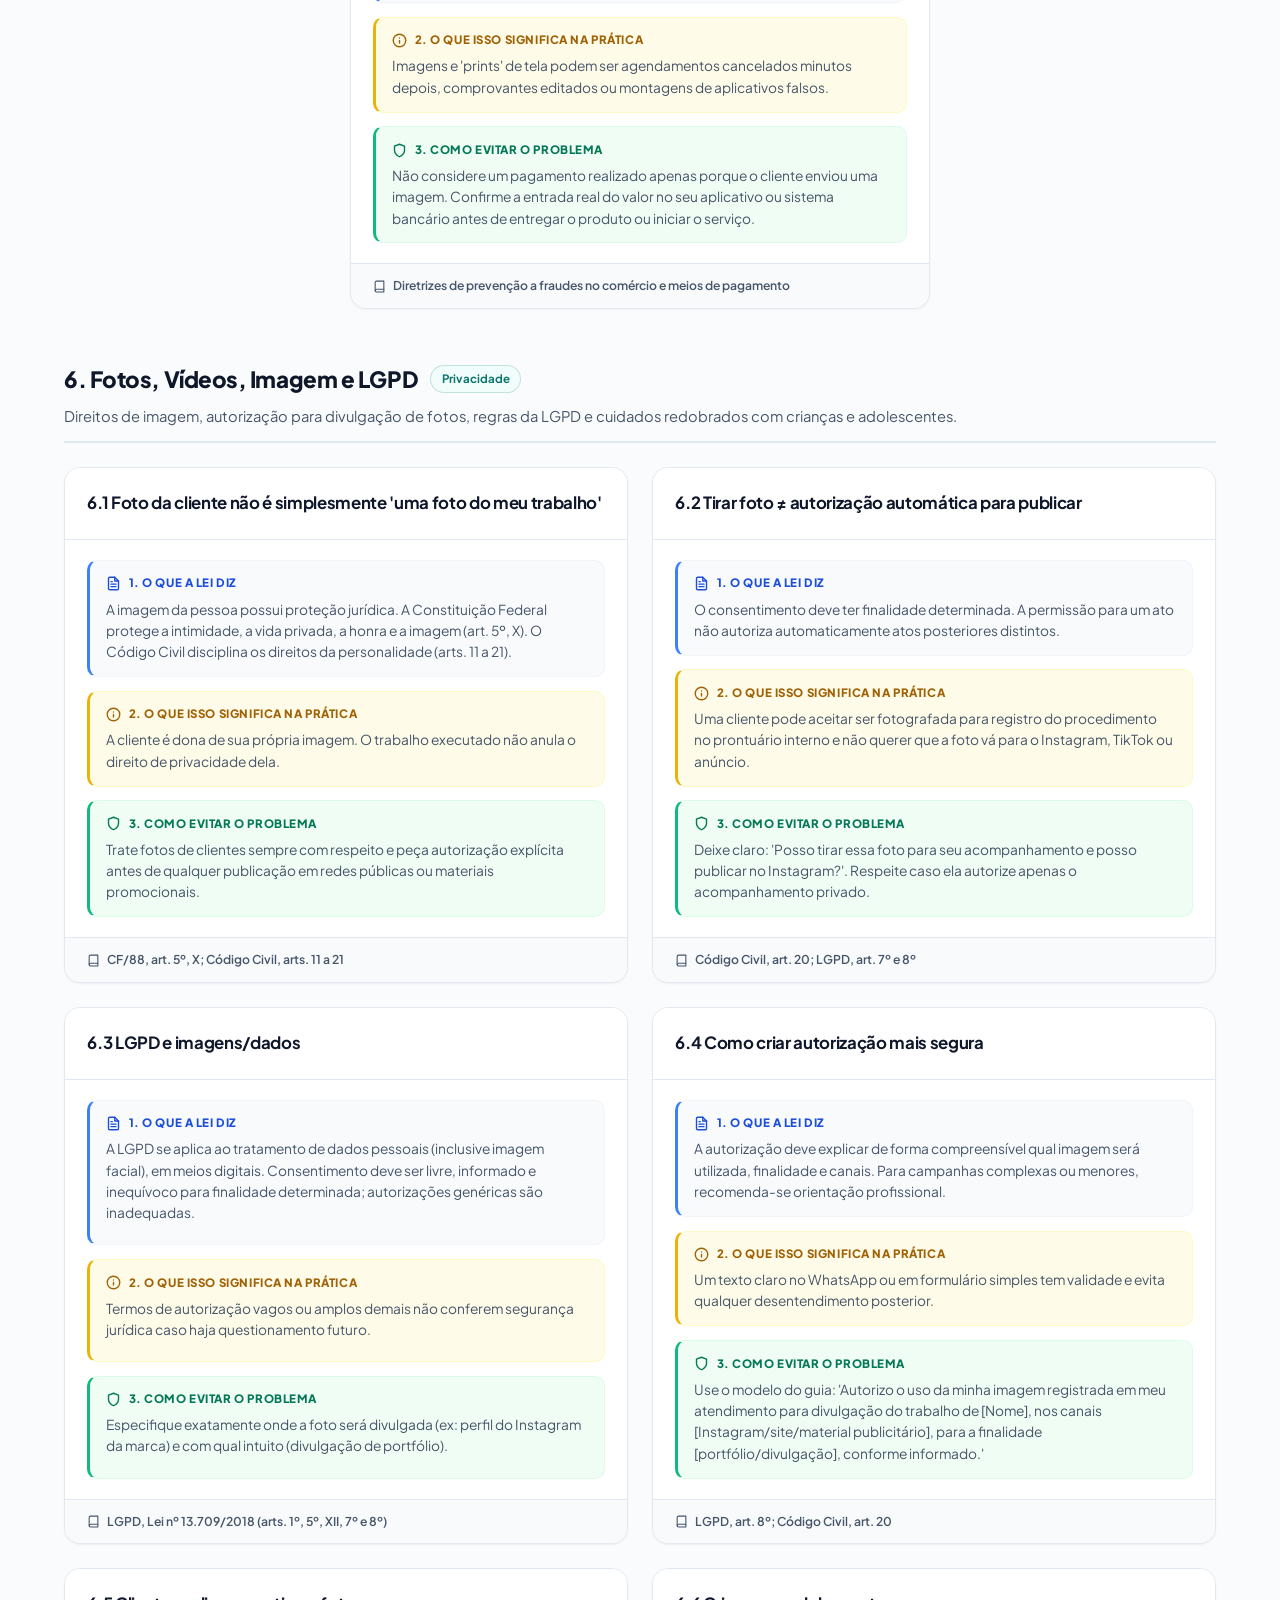
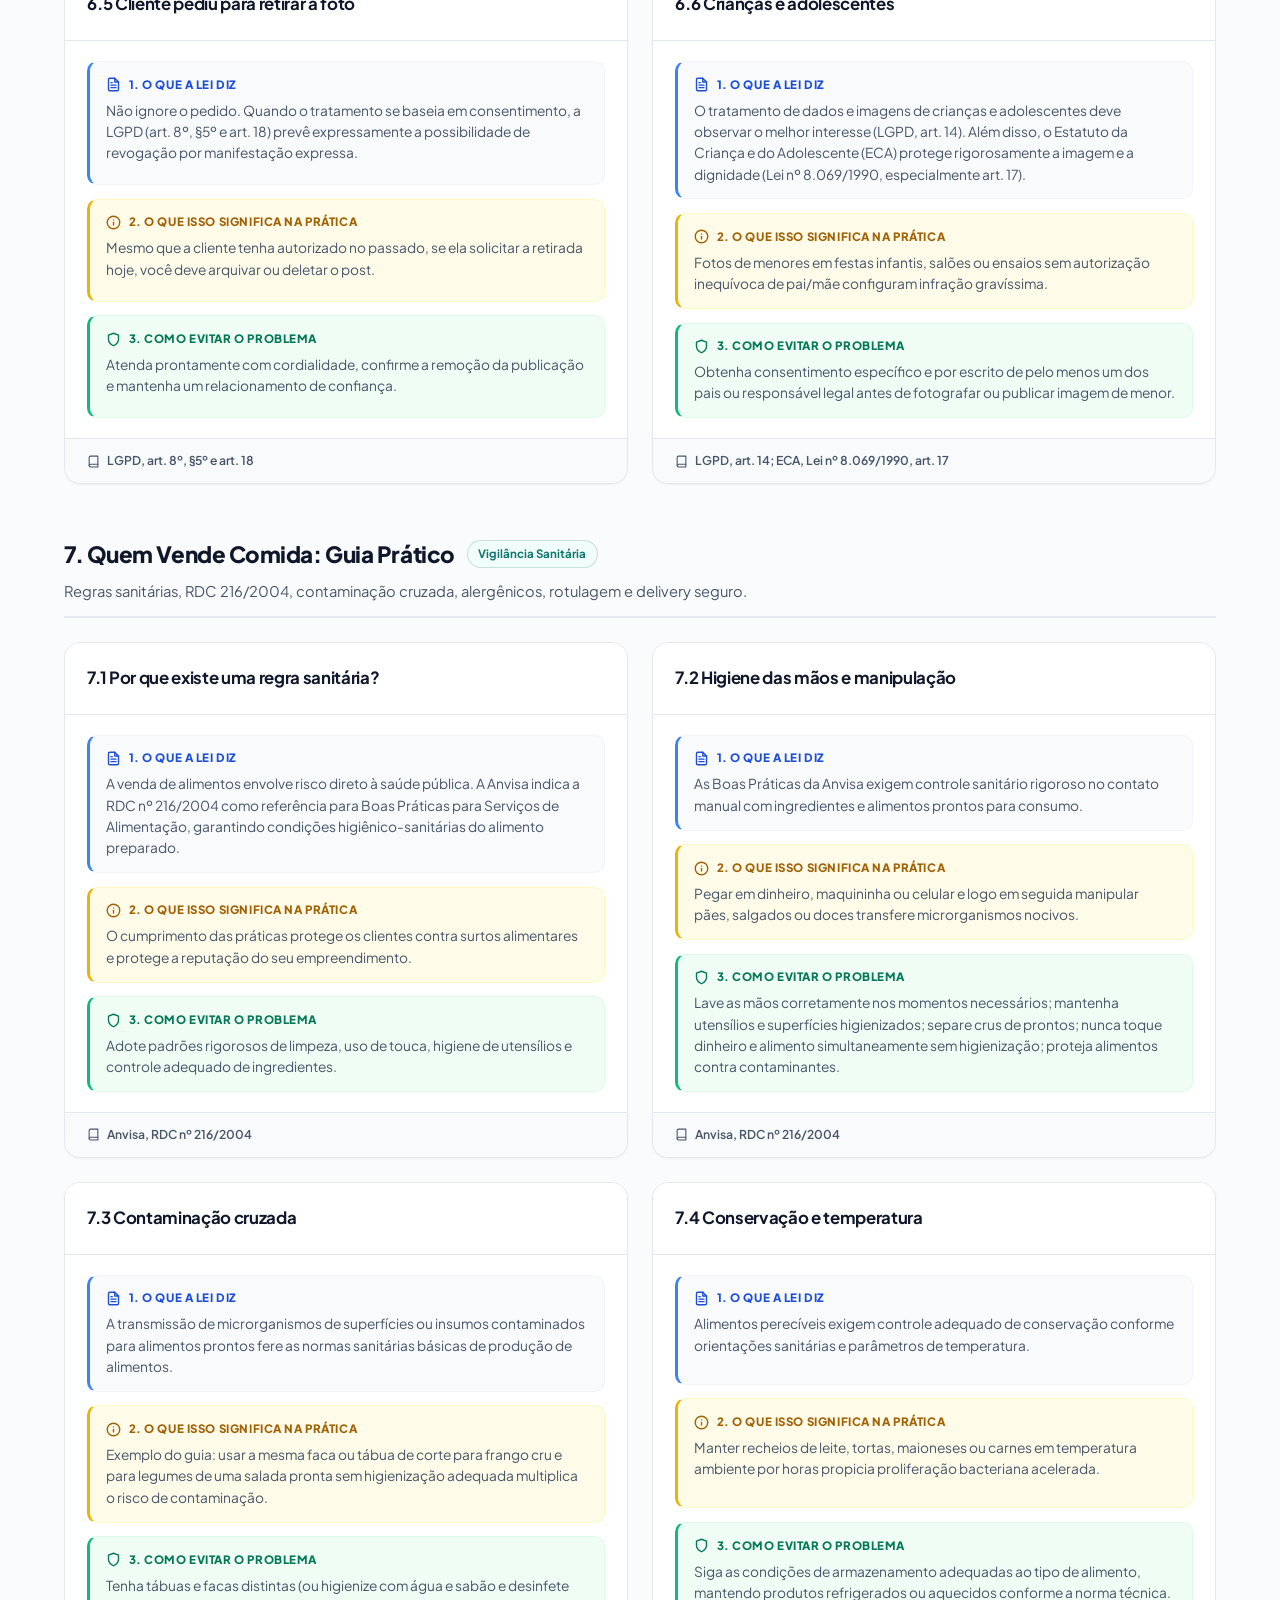
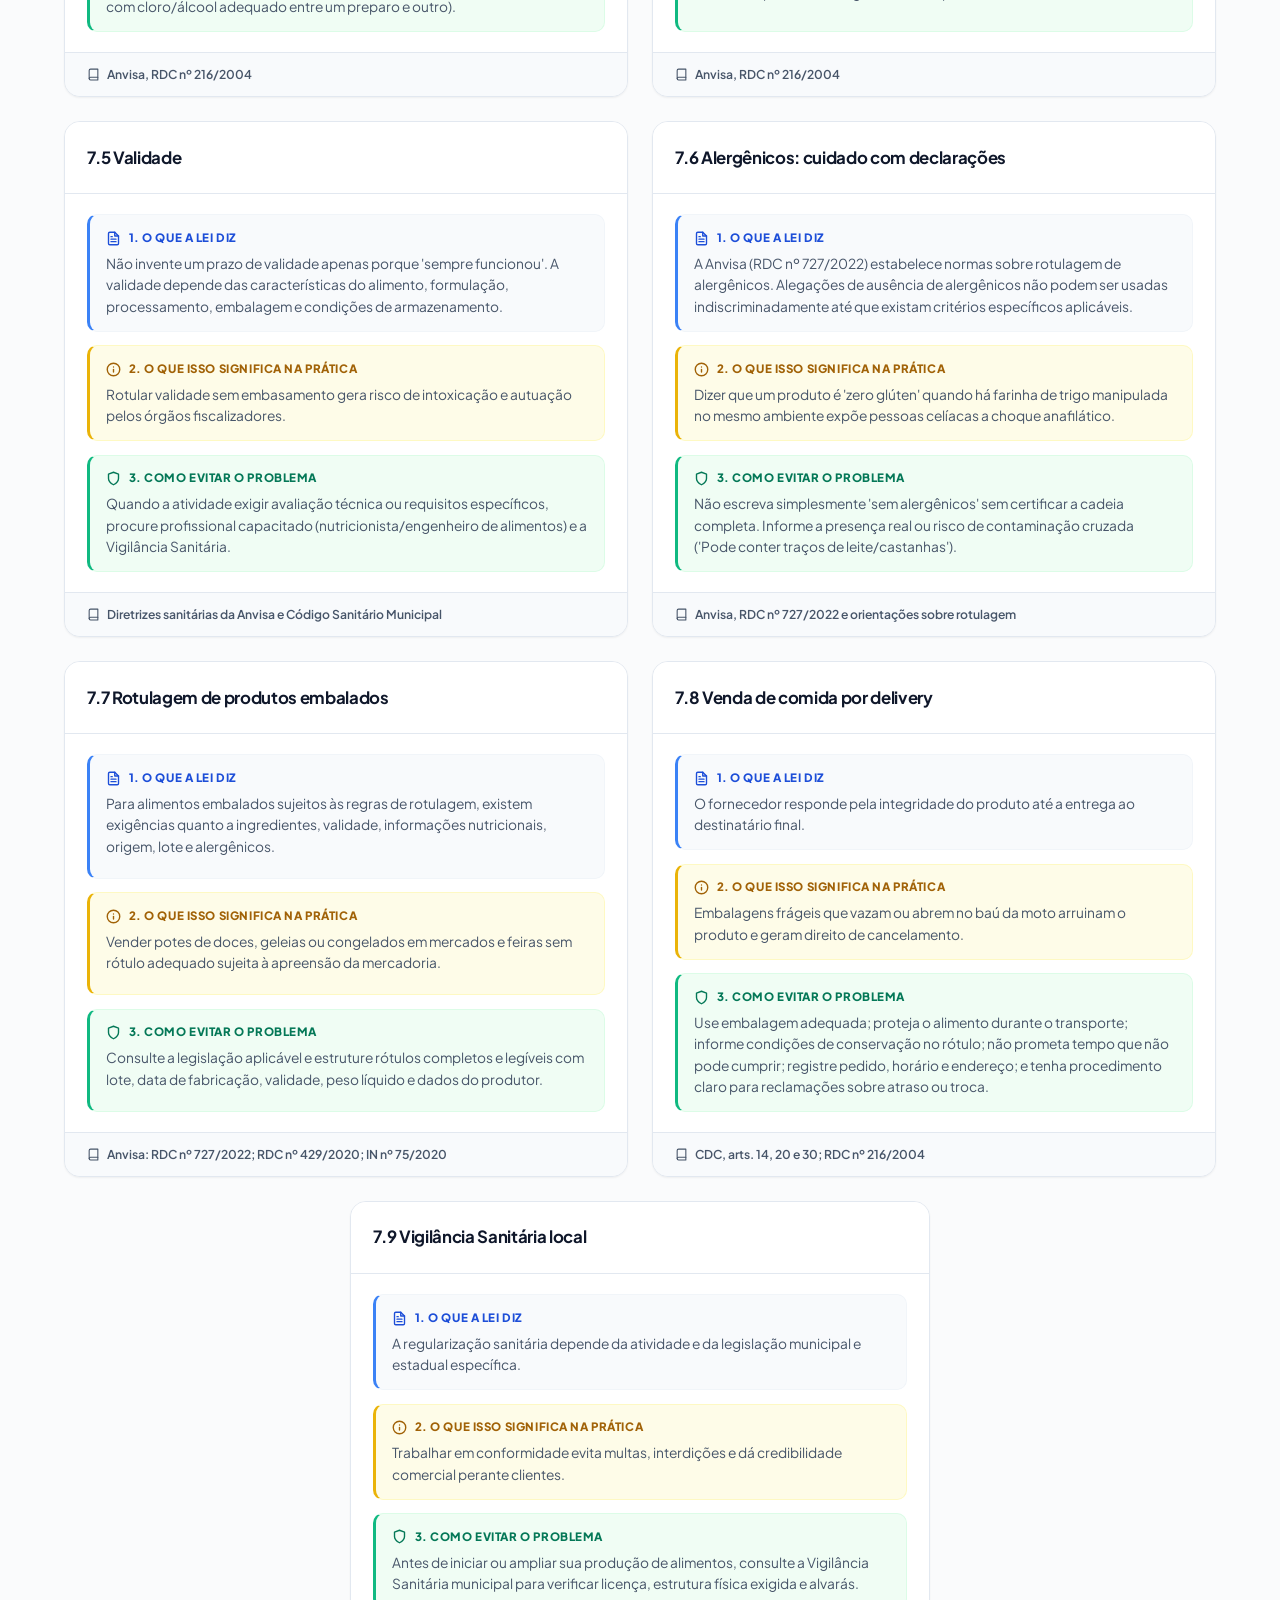
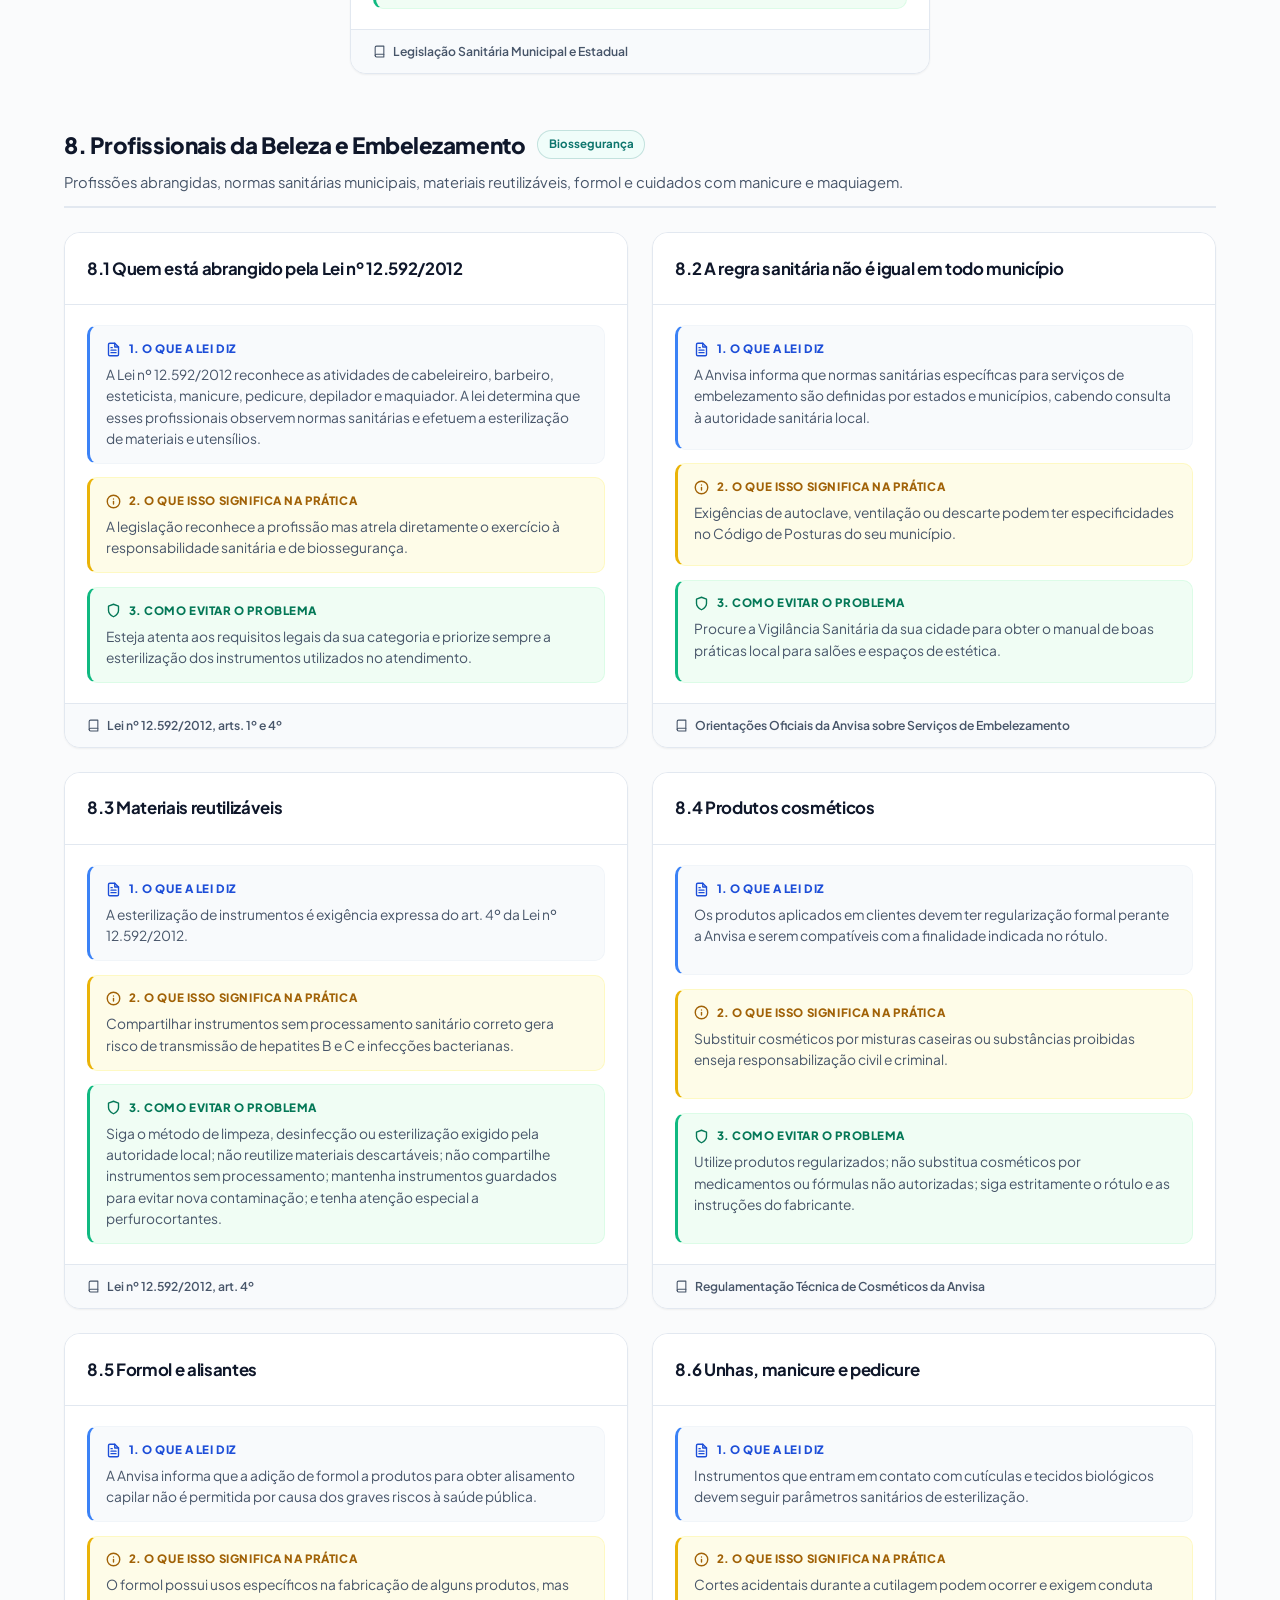
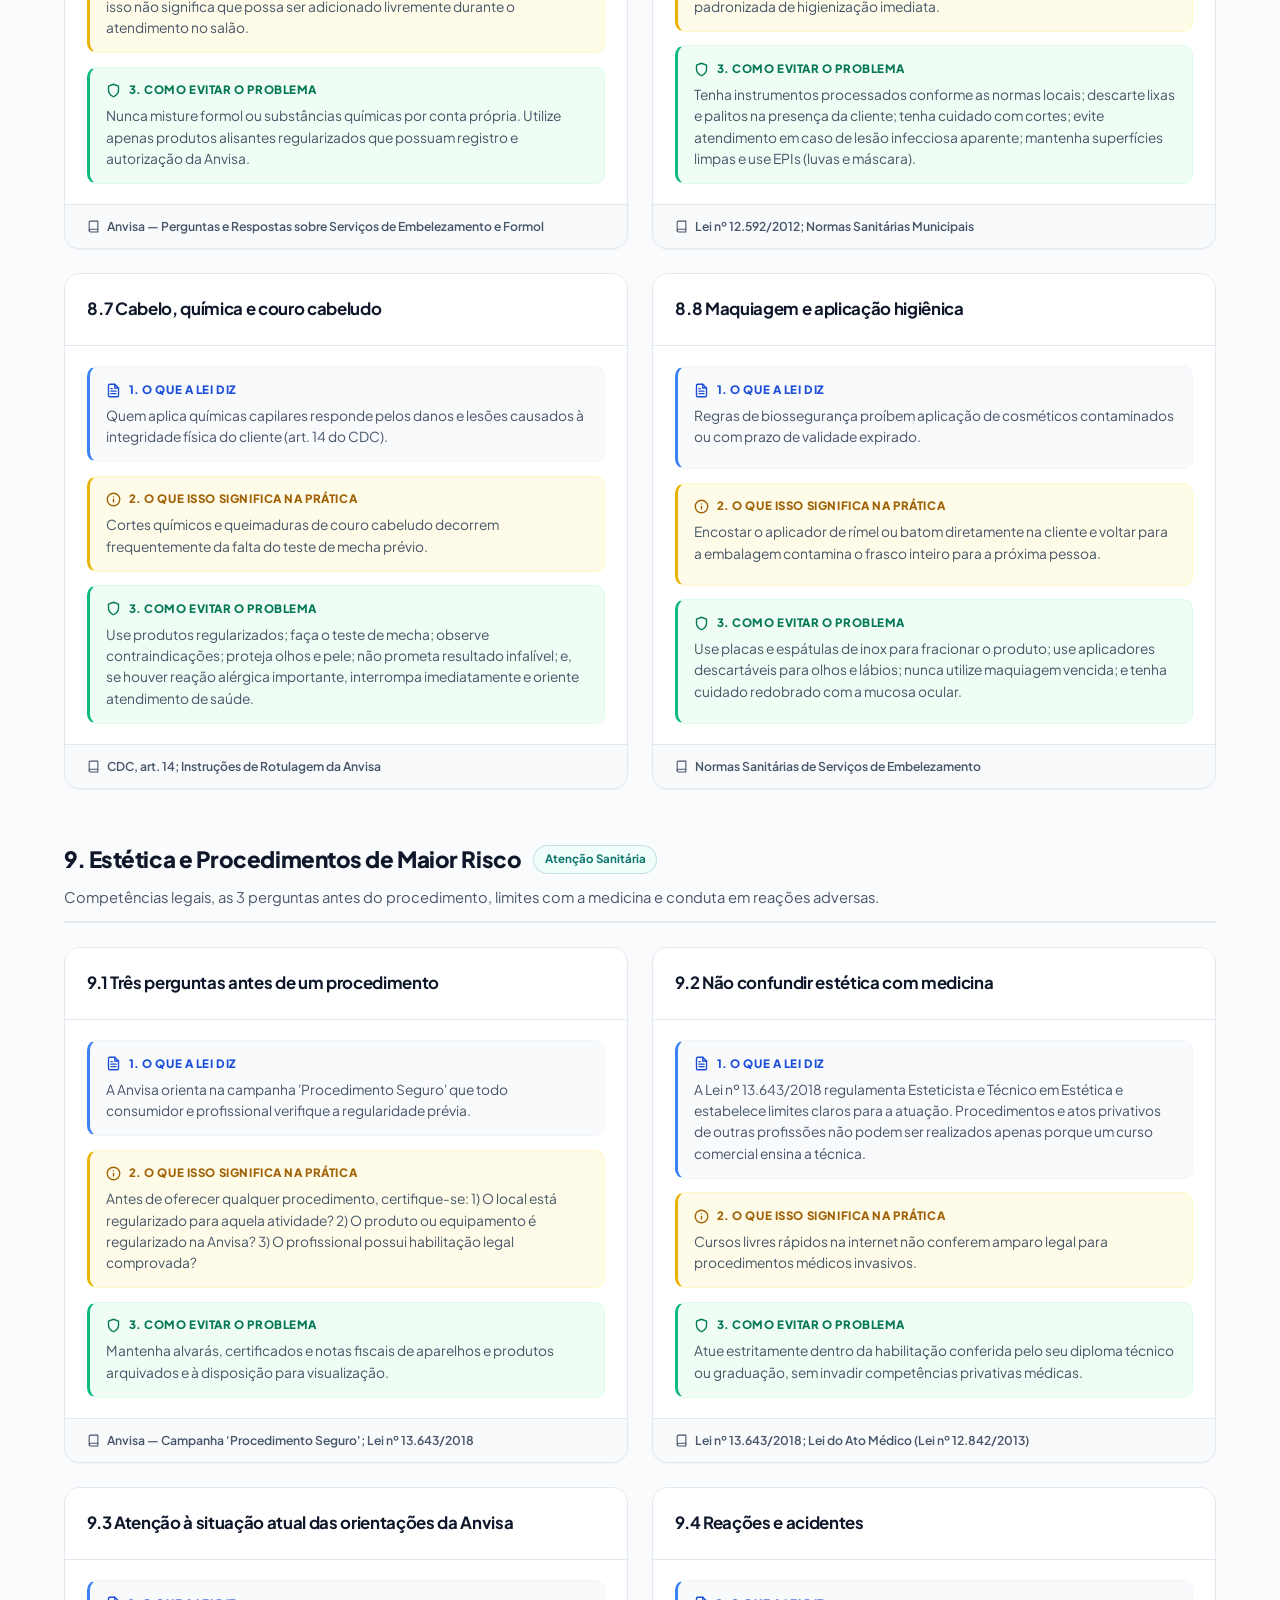
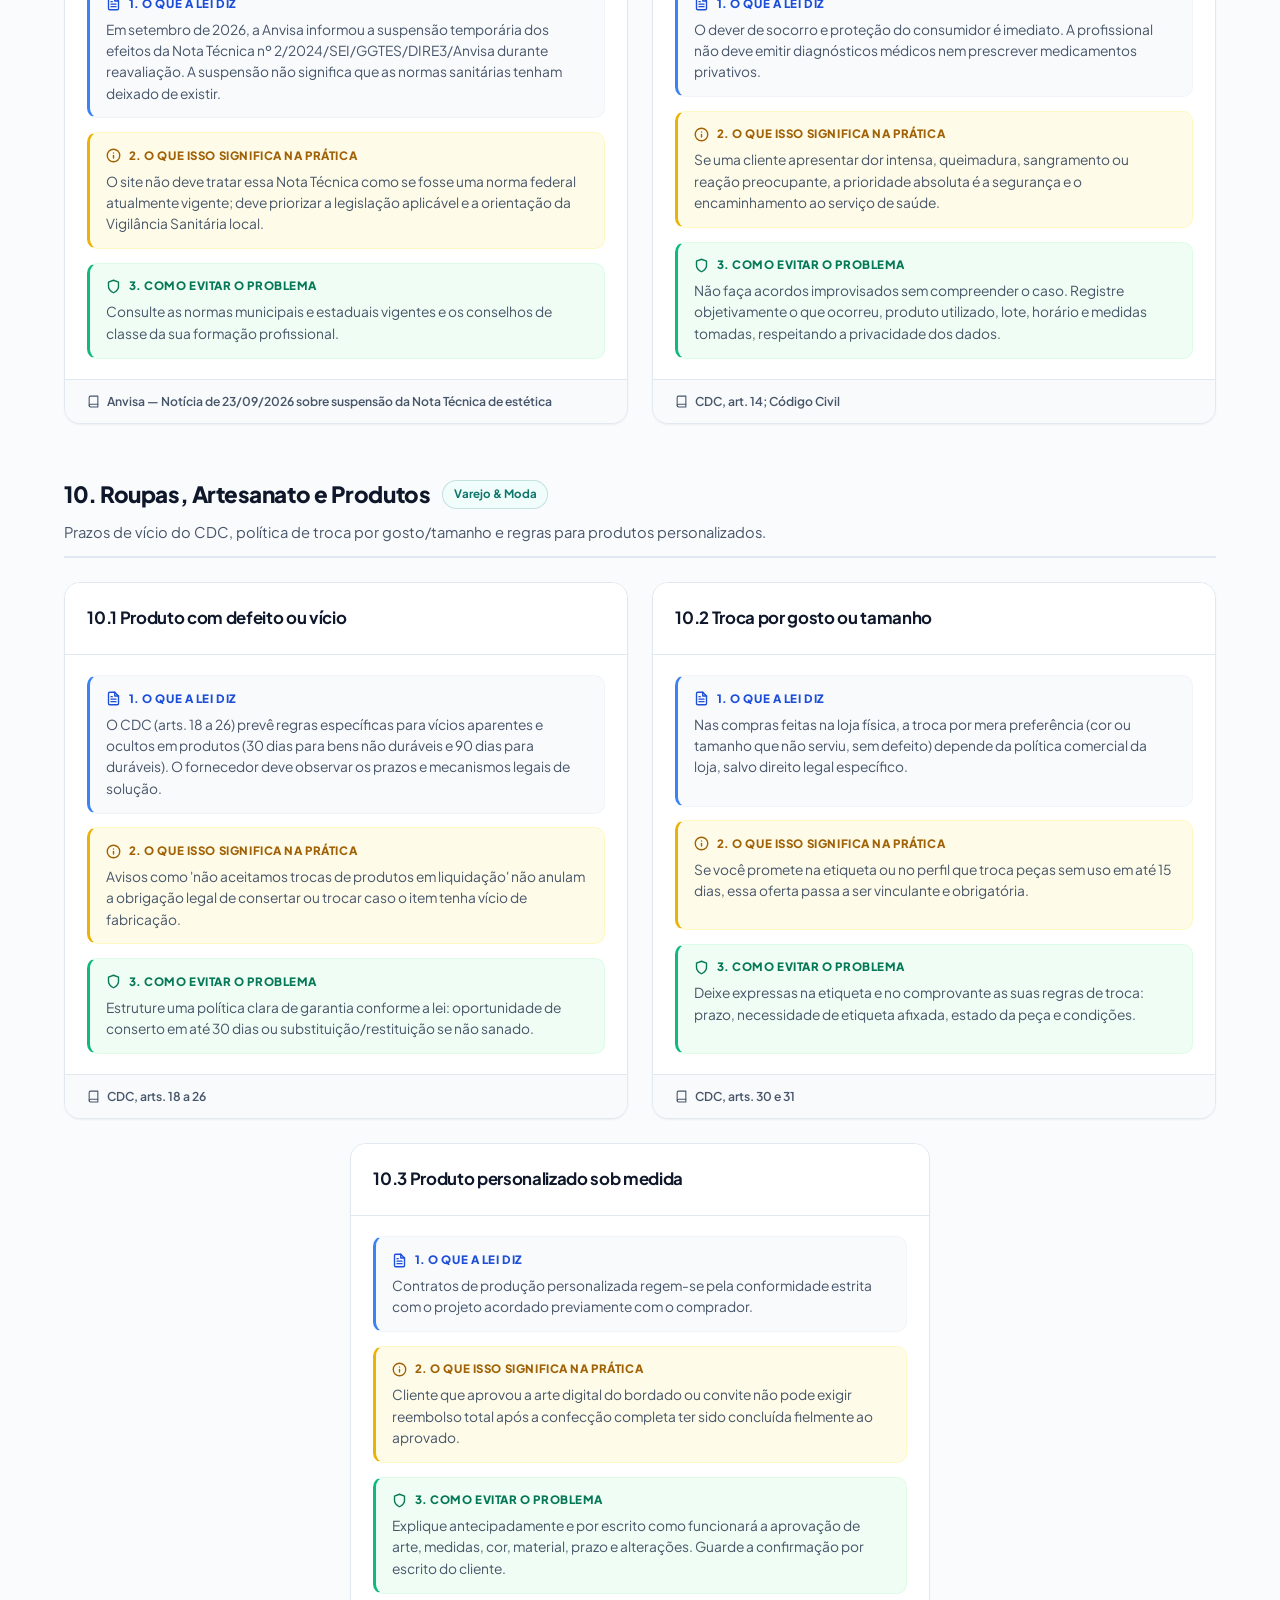
<file: site-completo.html>
<!DOCTYPE html>
<html lang="pt-BR">
<head>
  <meta charset="UTF-8">
  <meta name="viewport" content="width=device-width, initial-scale=1.0">
  <title>Empreendedorismo em Foco — Guia Prático de Segurança Jurídica, Sanitária e Digital</title>
  
  <!-- Meta tags SEO -->
  <meta name="description" content="Guia prático e descomplicado de segurança jurídica, sanitária e digital para microempreendedoras. Projeto de Extensão UNEX (Direito e Sistemas de Informação).">
  <meta name="author" content="UNEX — Extensão Universitária">
  <meta name="theme-color" content="#0f766e">

  <!-- Tipografia Moderna do Google Fonts -->
  <link rel="preconnect" href="https://fonts.googleapis.com">
  <link rel="preconnect" href="https://fonts.gstatic.com" crossorigin>
  <link href="https://fonts.googleapis.com/css2?family=Plus+Jakarta+Sans:wght@400;500;600;700;800&display=swap" rel="stylesheet">

  <!-- Estilos da Aplicação -->
  <style>
/* ==========================================================================
   Empreendedorismo em Foco — Design System & Layout Principal
   Tipografia: Plus Jakarta Sans
   Estética: Moderna, Limpa, Editorial, Profissional (Zero Emojis, Ícones SVG)
   ========================================================================== */

:root {
  /* Paleta Harmoniosa e Confiável */
  --color-primary: #0f172a;        /* Slate 900 */
  --color-primary-light: #334155;
  --color-accent: #0f766e;         /* Deep Teal */
  --color-accent-light: #14b8a6;   /* Teal vibrante */
  --color-accent-subtle: #f0fdfa;  /* Mint sutil */
  --color-accent-gold: #b45309;    /* Âmbar institucional */
  --color-gold-subtle: #fef3c7;
  
  /* Superfícies e Fundos */
  --bg-page: #fafbfc;
  --bg-surface: #ffffff;
  --bg-surface-elevated: #ffffff;
  --bg-subtle: #f1f5f9;
  --bg-card-hover: #f8fafc;
  
  /* Textos e Contraste */
  --text-main: #0f172a;
  --text-muted: #475569;
  --text-light: #64748b;
  --text-inverse: #ffffff;

  /* Bordas e Sombras */
  --border-subtle: #e2e8f0;
  --border-focus: #0f766e;
  --shadow-sm: 0 1px 2px 0 rgba(0, 0, 0, 0.05);
  --shadow-md: 0 4px 6px -1px rgba(0, 0, 0, 0.07), 0 2px 4px -2px rgba(0, 0, 0, 0.05);
  --shadow-lg: 0 10px 15px -3px rgba(0, 0, 0, 0.08), 0 4px 6px -4px rgba(0, 0, 0, 0.04);

  /* Layout */
  --container-max: 1200px;
  --radius-sm: 6px;
  --radius-md: 10px;
  --radius-lg: 16px;
  --radius-full: 9999px;
  --transition-fast: 0.18s ease;
  --transition-normal: 0.28s ease;
}

/* Reset básico */
*, *::before, *::after {
  box-sizing: border-box;
  margin: 0;
  padding: 0;
}

html {
  scroll-behavior: smooth;
  font-size: 16px;
}

body {
  font-family: 'Plus Jakarta Sans', -apple-system, BlinkMacSystemFont, "Segoe UI", Roboto, sans-serif;
  color: var(--text-main);
  background-color: var(--bg-page);
  line-height: 1.6;
  -webkit-font-smoothing: antialiased;
}

/* Tipografia */
h1, h2, h3, h4, h5 {
  color: var(--text-main);
  font-weight: 700;
  line-height: 1.25;
  letter-spacing: -0.02em;
}

p {
  color: var(--text-muted);
}

a {
  color: var(--color-accent);
  text-decoration: none;
  transition: color var(--transition-fast);
}

a:hover {
  color: var(--color-accent-light);
}

/* Container */
.container {
  width: 100%;
  max-width: var(--container-max);
  margin: 0 auto;
  padding: 0 1.5rem;
}

/* Ícones SVG Auxiliares */
.icon-svg {
  display: inline-block;
  vertical-align: middle;
  flex-shrink: 0;
}

/* ==========================================================================
   Header & Navegação
   ========================================================================== */
.site-header {
  position: sticky;
  top: 0;
  z-index: 100;
  background-color: rgba(255, 255, 255, 0.95);
  backdrop-filter: blur(12px);
  -webkit-backdrop-filter: blur(12px);
  border-bottom: 1px solid var(--border-subtle);
  transition: background var(--transition-fast), box-shadow var(--transition-fast);
}

.site-header.scrolled {
  box-shadow: var(--shadow-sm);
}

.nav-container {
  display: flex;
  align-items: center;
  justify-content: space-between;
  height: 68px;
}

.brand {
  display: flex;
  align-items: center;
  gap: 0.75rem;
  text-decoration: none;
}

.brand-badge {
  display: flex;
  align-items: center;
  justify-content: center;
  width: 36px;
  height: 36px;
  border-radius: 8px;
  background: linear-gradient(135deg, var(--color-accent) 0%, #0d9488 100%);
  color: #fff;
  box-shadow: 0 2px 6px rgba(15, 118, 110, 0.2);
  transition: transform var(--transition-fast);
}

.brand:hover .brand-badge {
  transform: scale(1.05);
}

.brand-title {
  font-size: 1.05rem;
  font-weight: 700;
  color: var(--color-primary);
  letter-spacing: -0.015em;
  white-space: nowrap;
}

.nav-links {
  display: flex;
  align-items: center;
  gap: 0.5rem;
  list-style: none;
}

.nav-link {
  font-size: 0.88rem;
  font-weight: 600;
  color: #475569;
  transition: all var(--transition-fast);
  padding: 0.45rem 0.9rem;
  border-radius: var(--radius-full);
  white-space: nowrap;
}

.nav-link:hover,
.nav-link.active {
  color: var(--color-accent);
  background-color: var(--color-accent-subtle);
}

.nav-cta {
  display: inline-flex;
  align-items: center;
  gap: 0.45rem;
  background-color: var(--color-accent);
  color: #ffffff !important;
  font-size: 0.84rem;
  font-weight: 600;
  padding: 0.5rem 1.15rem;
  border-radius: var(--radius-full);
  transition: all var(--transition-fast);
  box-shadow: 0 2px 6px rgba(15, 118, 110, 0.2);
  margin-left: 0.5rem;
  white-space: nowrap;
}

.nav-cta:hover {
  background-color: #0d9488;
  transform: translateY(-1px);
  box-shadow: 0 4px 12px rgba(15, 118, 110, 0.3);
}

.mobile-toggle {
  display: none;
  background: none;
  border: 1px solid var(--border-subtle);
  border-radius: var(--radius-sm);
  padding: 0.35rem;
  color: var(--color-primary);
  cursor: pointer;
}

/* ==========================================================================
   Hero Section
   ========================================================================== */
.hero-section {
  position: relative;
  padding: 4.5rem 0 3.5rem;
  background: radial-gradient(circle at top right, rgba(20, 184, 166, 0.07), transparent 50%),
              radial-gradient(circle at bottom left, rgba(245, 158, 11, 0.04), transparent 40%);
  border-bottom: 1px solid var(--border-subtle);
  overflow: hidden;
}

.hero-wrapper {
  display: grid;
  grid-template-columns: 1.2fr 0.8fr;
  gap: 3rem;
  align-items: center;
}

.hero-tag {
  display: inline-flex;
  align-items: center;
  gap: 0.5rem;
  font-size: 0.78rem;
  font-weight: 700;
  text-transform: uppercase;
  letter-spacing: 0.06em;
  color: var(--color-accent);
  background: var(--color-accent-subtle);
  border: 1px solid rgba(15, 118, 110, 0.2);
  padding: 0.35rem 0.85rem;
  border-radius: var(--radius-full);
  margin-bottom: 1.25rem;
}

.hero-title {
  font-size: 2.85rem;
  font-weight: 800;
  letter-spacing: -0.03em;
  color: var(--color-primary);
  line-height: 1.15;
  margin-bottom: 1.25rem;
}

.hero-title span {
  color: var(--color-accent);
  background: linear-gradient(135deg, var(--color-accent) 0%, #0d9488 100%);
  -webkit-background-clip: text;
  -webkit-text-fill-color: transparent;
}

.hero-desc {
  font-size: 1.08rem;
  color: var(--text-muted);
  line-height: 1.65;
  margin-bottom: 2rem;
  max-width: 600px;
}

.hero-actions {
  display: flex;
  align-items: center;
  gap: 1rem;
  flex-wrap: wrap;
}

.btn-primary {
  display: inline-flex;
  align-items: center;
  gap: 0.6rem;
  background-color: var(--color-accent);
  color: #ffffff;
  font-weight: 600;
  font-size: 0.92rem;
  padding: 0.8rem 1.5rem;
  border-radius: var(--radius-md);
  box-shadow: 0 3px 10px rgba(15, 118, 110, 0.2);
  transition: all var(--transition-fast);
  border: 1px solid transparent;
}

.btn-primary:hover {
  background-color: #0d9488;
  color: #ffffff;
  transform: translateY(-2px);
  box-shadow: 0 6px 18px rgba(15, 118, 110, 0.3);
}

.btn-secondary {
  display: inline-flex;
  align-items: center;
  gap: 0.6rem;
  background-color: #ffffff;
  color: var(--color-primary);
  font-weight: 600;
  font-size: 0.92rem;
  padding: 0.8rem 1.4rem;
  border-radius: var(--radius-md);
  border: 1px solid var(--border-subtle);
  transition: all var(--transition-fast);
}

.btn-secondary:hover {
  border-color: var(--color-accent);
  color: var(--color-accent);
  background-color: var(--bg-surface-elevated);
  transform: translateY(-2px);
}

/* Destaque Visual Hero */
.hero-card-preview {
  background: #ffffff;
  border: 1px solid var(--border-subtle);
  border-radius: var(--radius-lg);
  padding: 1.75rem;
  box-shadow: var(--shadow-lg);
  position: relative;
}

.preview-header {
  display: flex;
  align-items: center;
  justify-content: space-between;
  border-bottom: 1px solid var(--border-subtle);
  padding-bottom: 0.85rem;
  margin-bottom: 1.25rem;
}

.preview-title {
  font-size: 0.92rem;
  font-weight: 700;
  color: var(--color-primary);
}

.preview-badge {
  font-size: 0.7rem;
  background: var(--color-gold-subtle);
  color: var(--color-accent-gold);
  padding: 0.2rem 0.6rem;
  border-radius: var(--radius-full);
  font-weight: 700;
}

.method-pillars {
  display: flex;
  flex-direction: column;
  gap: 0.85rem;
}

.method-pillar {
  display: flex;
  align-items: flex-start;
  gap: 0.75rem;
  padding: 0.75rem 0.9rem;
  border-radius: var(--radius-md);
  background: var(--bg-subtle);
  border-left: 3px solid transparent;
}

.method-pillar.law {
  border-left-color: #3b82f6;
}

.method-pillar.practice {
  border-left-color: #f59e0b;
}

.method-pillar.prevent {
  border-left-color: #10b981;
}

.pillar-icon-box {
  display: flex;
  align-items: center;
  justify-content: center;
  width: 28px;
  height: 28px;
  border-radius: var(--radius-sm);
  background: #ffffff;
  margin-top: 0.15rem;
  color: var(--color-primary);
}

.method-pillar.law .pillar-icon-box { color: #2563eb; }
.method-pillar.practice .pillar-icon-box { color: #d97706; }
.method-pillar.prevent .pillar-icon-box { color: #059669; }

.pillar-content strong {
  display: block;
  font-size: 0.82rem;
  font-weight: 700;
  color: var(--color-primary);
  text-transform: uppercase;
  letter-spacing: 0.03em;
}

.pillar-content span {
  font-size: 0.84rem;
  color: var(--text-muted);
}

/* ==========================================================================
   Banner / Chamada do Diagnóstico
   ========================================================================== */
.extension-callout {
  background: linear-gradient(135deg, #042f2e 0%, #115e59 100%);
  color: #ffffff;
  padding: 1.5rem 0;
}

.callout-inner {
  display: flex;
  align-items: center;
  justify-content: space-between;
  gap: 1.5rem;
  flex-wrap: wrap;
}

.callout-info {
  display: flex;
  align-items: center;
  gap: 1rem;
}

.callout-icon-box {
  display: flex;
  align-items: center;
  justify-content: center;
  width: 44px;
  height: 44px;
  background: rgba(255, 255, 255, 0.12);
  border-radius: var(--radius-md);
  color: #ffffff;
}

.callout-text h3 {
  color: #ffffff;
  font-size: 1.05rem;
  margin-bottom: 0.2rem;
}

.callout-text p {
  color: rgba(255, 255, 255, 0.82);
  font-size: 0.86rem;
}

.btn-callout {
  display: inline-flex;
  align-items: center;
  gap: 0.5rem;
  background-color: #ffffff;
  color: #042f2e;
  font-weight: 700;
  font-size: 0.88rem;
  padding: 0.65rem 1.35rem;
  border-radius: var(--radius-full);
  transition: all var(--transition-fast);
  box-shadow: 0 3px 8px rgba(0, 0, 0, 0.2);
}

.btn-callout:hover {
  background-color: var(--color-accent-subtle);
  color: var(--color-accent);
  transform: scale(1.02);
}

/* ==========================================================================
   Seções Gerais
   ========================================================================== */
.section {
  padding: 4.5rem 0;
}

.section-header {
  text-align: center;
  max-width: 680px;
  margin: 0 auto 3rem;
}

.section-tag {
  display: inline-block;
  font-size: 0.76rem;
  font-weight: 700;
  text-transform: uppercase;
  letter-spacing: 0.08em;
  color: var(--color-accent);
  margin-bottom: 0.5rem;
}

.section-title {
  font-size: 2.15rem;
  font-weight: 800;
  color: var(--color-primary);
  margin-bottom: 0.85rem;
}

.section-subtitle {
  font-size: 1rem;
  color: var(--text-muted);
}

/* ==========================================================================
   Controles: Busca e Filtro de Categorias
   ========================================================================== */
.guide-controls {
  margin-bottom: 2.5rem;
  display: flex;
  flex-direction: column;
  gap: 1.25rem;
}

.search-box-wrapper {
  position: relative;
  max-width: 600px;
  margin: 0 auto;
  width: 100%;
}

.search-icon-box {
  position: absolute;
  left: 1.25rem;
  top: 50%;
  transform: translateY(-50%);
  color: var(--text-light);
  display: flex;
  align-items: center;
  pointer-events: none;
}

.search-input {
  width: 100%;
  padding: 0.9rem 1.25rem 0.9rem 3.2rem;
  border: 1px solid var(--border-subtle);
  border-radius: var(--radius-full);
  background-color: #ffffff;
  font-size: 0.92rem;
  font-family: inherit;
  color: var(--text-main);
  box-shadow: var(--shadow-sm);
  transition: all var(--transition-fast);
}

.search-input:focus {
  outline: none;
  border-color: var(--color-accent);
  box-shadow: 0 0 0 3px rgba(15, 118, 110, 0.15);
}

.category-tabs {
  display: flex;
  align-items: center;
  justify-content: center;
  gap: 0.5rem;
  flex-wrap: wrap;
}

.tab-btn {
  background: #ffffff;
  border: 1px solid var(--border-subtle);
  border-radius: var(--radius-full);
  padding: 0.45rem 1.1rem;
  font-size: 0.84rem;
  font-weight: 600;
  color: var(--text-muted);
  cursor: pointer;
  transition: all var(--transition-fast);
}

.tab-btn:hover {
  border-color: var(--color-accent);
  color: var(--color-accent);
}

.tab-btn.active {
  background-color: var(--color-accent);
  border-color: var(--color-accent);
  color: #ffffff;
  box-shadow: 0 2px 6px rgba(15, 118, 110, 0.2);
}

/* ==========================================================================
   Seção 22: Legislação & Fontes Oficiais
   ========================================================================== */
.sources-grid {
  display: flex;
  flex-wrap: wrap;
  justify-content: center;
  gap: 1.25rem;
  margin-top: 2rem;
}

.source-card {
  background: #ffffff;
  border: 1px solid var(--border-subtle);
  border-radius: var(--radius-md);
  padding: 1.25rem;
  display: flex;
  align-items: flex-start;
  justify-content: space-between;
  gap: 1rem;
  transition: all var(--transition-fast);
  color: inherit;
  text-decoration: none;
  flex: 1 1 calc(33.333% - 1.25rem);
  min-width: 290px;
  max-width: 375px;
}

.source-card:hover {
  border-color: var(--color-accent);
  transform: translateY(-2px);
  box-shadow: var(--shadow-md);
}

.source-title {
  font-size: 0.95rem;
  font-weight: 700;
  color: var(--color-primary);
  margin-bottom: 0.25rem;
}

.source-desc {
  font-size: 0.82rem;
  color: var(--text-muted);
  line-height: 1.45;
}

.source-link-icon {
  color: var(--color-accent);
  padding-top: 0.15rem;
}

/* ==========================================================================
   Footer
   ========================================================================== */
.site-footer {
  background-color: #0f172a;
  color: #94a3b8;
  padding: 4rem 0 2rem;
  font-size: 0.9rem;
}

.footer-grid {
  display: grid;
  grid-template-columns: 1.5fr 1fr 1fr;
  gap: 3rem;
  margin-bottom: 3rem;
}

.footer-brand h4 {
  color: #ffffff;
  font-size: 1.25rem;
  margin-bottom: 0.85rem;
}

.footer-brand p {
  color: #94a3b8;
  font-size: 0.88rem;
  line-height: 1.6;
  margin-bottom: 1rem;
}

.footer-col h5 {
  color: #ffffff;
  font-size: 0.92rem;
  margin-bottom: 1rem;
  text-transform: uppercase;
  letter-spacing: 0.05em;
}

.footer-links {
  list-style: none;
  display: flex;
  flex-direction: column;
  gap: 0.65rem;
}

.footer-links a {
  color: #94a3b8;
  transition: color var(--transition-fast);
}

.footer-links a:hover {
  color: #ffffff;
}

.footer-disclaimer {
  background: rgba(255, 255, 255, 0.05);
  border-left: 3px solid #f59e0b;
  padding: 1.25rem;
  border-radius: var(--radius-sm);
  margin-bottom: 2rem;
}

.footer-disclaimer p {
  color: #cbd5e1;
  font-size: 0.82rem;
  line-height: 1.55;
}

.footer-bottom {
  border-top: 1px solid rgba(255, 255, 255, 0.1);
  padding-top: 2rem;
  display: flex;
  align-items: center;
  justify-content: space-between;
  font-size: 0.82rem;
  color: #64748b;
  flex-wrap: wrap;
  gap: 1rem;
}

/* Responsividade */
@media (max-width: 900px) {
  .hero-wrapper {
    grid-template-columns: 1fr;
    text-align: center;
    gap: 2rem;
  }

  .hero-title {
    font-size: 2.25rem;
  }

  .hero-desc {
    margin: 0 auto 1.5rem;
  }

  .hero-actions {
    justify-content: center;
  }

  .footer-grid {
    grid-template-columns: 1fr 1fr;
    gap: 1.75rem 1.25rem;
    margin-bottom: 2rem;
  }

  .footer-brand {
    grid-column: 1 / -1;
  }

  .site-footer {
    padding: 3rem 0 1.5rem;
  }

  .footer-brand h4 {
    font-size: 1.15rem;
  }

  .footer-col h5 {
    font-size: 0.84rem;
    margin-bottom: 0.65rem;
  }

  .footer-links {
    gap: 0.45rem;
  }

  .footer-links a {
    font-size: 0.82rem;
  }

  .footer-disclaimer {
    padding: 1rem;
    margin-bottom: 1.5rem;
  }

  .footer-disclaimer p {
    font-size: 0.78rem;
    line-height: 1.5;
  }

  .footer-bottom {
    flex-direction: column;
    text-align: center;
    gap: 0.5rem;
    padding-top: 1.25rem;
    font-size: 0.78rem;
  }
}

@media (max-width: 768px) {
  .nav-links {
    display: none;
  }

  .nav-links.open {
    display: flex;
    flex-direction: column;
    position: absolute;
    top: 72px;
    left: 0;
    width: 100%;
    background: #ffffff;
    padding: 1.5rem;
    box-shadow: var(--shadow-lg);
    border-bottom: 1px solid var(--border-subtle);
  }

  .mobile-toggle {
    display: block;
  }

  .callout-inner {
    flex-direction: column;
    text-align: center;
    justify-content: center;
  }

  .callout-info {
    flex-direction: column;
    text-align: center;
  }
}

/* ==========================================================================
   Empreendedorismo em Foco — Componentes Específicos
   1. Cards em 3 Camadas (Lei / Prática / Prevenção)
   2. Checklists Interativos com Barra de Progresso
   3. Seção FAQ / Situações Práticas em Acordeon
   4. Alerta Preventivo (Quando procurar profissional)
   5. Sistema de Avaliação com Estrelas SVG
   ========================================================================== */

/* ==========================================================================
   1. Módulos & Cards em 3 Camadas (Tri-Layer Design)
   ========================================================================== */
.modules-container {
  display: flex;
  flex-direction: column;
  gap: 3.5rem;
}

.module-block {
  scroll-margin-top: 90px;
}

.module-header {
  display: flex;
  align-items: center;
  justify-content: space-between;
  margin-bottom: 1.5rem;
  border-bottom: 2px solid var(--border-subtle);
  padding-bottom: 0.75rem;
  flex-wrap: wrap;
  gap: 0.5rem;
}

.module-title-group {
  display: flex;
  align-items: center;
  gap: 0.75rem;
}

.module-title {
  font-size: 1.4rem;
  font-weight: 800;
  color: var(--color-primary);
}

.module-badge {
  font-size: 0.72rem;
  font-weight: 700;
  padding: 0.25rem 0.65rem;
  border-radius: var(--radius-full);
  background: var(--color-accent-subtle);
  color: var(--color-accent);
  border: 1px solid rgba(15, 118, 110, 0.2);
}

.module-summary {
  width: 100%;
  font-size: 0.92rem;
  color: var(--text-muted);
  margin-top: 0.25rem;
}

.cards-grid {
  display: flex;
  flex-wrap: wrap;
  justify-content: center;
  gap: 1.5rem;
}

/* O Card em si */
.guide-card {
  background: var(--bg-surface);
  border: 1px solid var(--border-subtle);
  border-radius: var(--radius-lg);
  overflow: hidden;
  box-shadow: var(--shadow-sm);
  transition: transform var(--transition-fast), box-shadow var(--transition-fast), border-color var(--transition-fast);
  display: flex;
  flex-direction: column;
  flex: 1 1 calc(50% - 1.5rem);
  min-width: 340px;
  max-width: 580px;
}

.guide-card:hover {
  transform: translateY(-3px);
  box-shadow: var(--shadow-md);
  border-color: rgba(15, 118, 110, 0.35);
}

.card-top {
  padding: 1.25rem 1.4rem;
  border-bottom: 1px solid var(--border-subtle);
  background: #ffffff;
  min-height: 72px;
  display: flex;
  align-items: center;
}

.card-title {
  font-size: 1.05rem;
  font-weight: 700;
  color: var(--color-primary);
  line-height: 1.35;
  margin: 0;
}

/* Camadas de Conteúdo */
.card-layers {
  padding: 1.25rem 1.4rem;
  display: grid;
  grid-template-rows: repeat(3, auto);
  gap: 0.85rem;
  flex-grow: 1;
}

.layer-item {
  display: flex;
  flex-direction: column;
  gap: 0.35rem;
  padding: 0.85rem 1rem;
  border-radius: var(--radius-md);
  transition: background var(--transition-fast);
}

.layer-label {
  display: inline-flex;
  align-items: center;
  gap: 0.45rem;
  font-size: 0.72rem;
  font-weight: 800;
  text-transform: uppercase;
  letter-spacing: 0.05em;
}

.layer-text {
  font-size: 0.86rem;
  line-height: 1.55;
  color: var(--text-muted);
}

/* Cores e Bordas das 3 Camadas */
.layer-law {
  background-color: #f8fafc;
  border-left: 3px solid #3b82f6;
  border-top: 1px solid #f1f5f9;
  border-right: 1px solid #f1f5f9;
  border-bottom: 1px solid #f1f5f9;
}
.layer-law .layer-label {
  color: #1d4ed8;
}

.layer-practice {
  background-color: #fefce8;
  border-left: 3px solid #eab308;
  border-top: 1px solid #fef9c3;
  border-right: 1px solid #fef9c3;
  border-bottom: 1px solid #fef9c3;
}
.layer-practice .layer-label {
  color: #a16207;
}

.layer-prevent {
  background-color: #f0fdf4;
  border-left: 3px solid #10b981;
  border-top: 1px solid #dcfce7;
  border-right: 1px solid #dcfce7;
  border-bottom: 1px solid #dcfce7;
}
.layer-prevent .layer-label {
  color: #047857;
}

/* Rodapé do Card com a Base Legal */
.card-footer {
  padding: 0.75rem 1.4rem;
  background: #f8fafc;
  border-top: 1px solid var(--border-subtle);
  display: flex;
  align-items: center;
  justify-content: space-between;
  font-size: 0.76rem;
  color: var(--text-light);
  min-height: 44px;
}

.base-legal {
  display: inline-flex;
  align-items: center;
  gap: 0.4rem;
  font-weight: 600;
  color: #475569;
}

/* ==========================================================================
   2. Checklists Interativos
   ========================================================================== */
.checklists-grid {
  display: grid;
  grid-template-columns: repeat(auto-fit, minmax(320px, 1fr));
  gap: 2rem;
}

.checklist-card {
  background: #ffffff;
  border: 1px solid var(--border-subtle);
  border-radius: var(--radius-lg);
  padding: 1.75rem;
  box-shadow: var(--shadow-sm);
  display: flex;
  flex-direction: column;
  transition: all var(--transition-fast);
}

.checklist-card:hover {
  box-shadow: var(--shadow-md);
}

.checklist-header {
  margin-bottom: 1.25rem;
}

.checklist-header h3 {
  font-size: 1.15rem;
  color: var(--color-primary);
  margin-bottom: 0.35rem;
}

.checklist-header p {
  font-size: 0.85rem;
  color: var(--text-muted);
}

/* Barra de Progresso */
.progress-container {
  margin-bottom: 1.25rem;
}

.progress-info {
  display: flex;
  justify-content: space-between;
  font-size: 0.76rem;
  font-weight: 700;
  color: var(--color-accent);
  margin-bottom: 0.35rem;
}

.progress-bar-bg {
  width: 100%;
  height: 7px;
  background-color: var(--bg-subtle);
  border-radius: var(--radius-full);
  overflow: hidden;
}

.progress-bar-fill {
  height: 100%;
  background: linear-gradient(90deg, var(--color-accent) 0%, #10b981 100%);
  width: 0%;
  border-radius: var(--radius-full);
  transition: width 0.3s ease;
}

/* Lista de Itens */
.checklist-items {
  list-style: none;
  display: flex;
  flex-direction: column;
  gap: 0.75rem;
  flex-grow: 1;
}

.checklist-item {
  display: flex;
  align-items: flex-start;
  gap: 0.75rem;
  cursor: pointer;
  user-select: none;
  font-size: 0.88rem;
  color: var(--text-muted);
  line-height: 1.45;
  transition: color var(--transition-fast);
}

.checklist-item:hover {
  color: var(--text-main);
}

.custom-checkbox {
  flex-shrink: 0;
  width: 18px;
  height: 18px;
  border: 1.5px solid var(--border-subtle);
  border-radius: 4px;
  display: flex;
  align-items: center;
  justify-content: center;
  margin-top: 2px;
  transition: all var(--transition-fast);
  background: #ffffff;
}

.custom-checkbox svg {
  display: none;
  width: 11px;
  height: 11px;
  stroke: #ffffff;
  stroke-width: 3;
}

.checklist-item.checked .custom-checkbox {
  background-color: var(--color-accent);
  border-color: var(--color-accent);
}

.checklist-item.checked .custom-checkbox svg {
  display: block;
}

.checklist-item.checked span {
  text-decoration: line-through;
  color: var(--text-light);
}

.checklist-actions {
  margin-top: 1.25rem;
  display: flex;
  justify-content: flex-end;
}

.btn-reset-checklist {
  background: none;
  border: none;
  font-size: 0.76rem;
  font-weight: 600;
  color: var(--text-light);
  cursor: pointer;
  text-decoration: underline;
  transition: color var(--transition-fast);
}

.btn-reset-checklist:hover {
  color: #ef4444;
}

/* ==========================================================================
   3. Situações do Dia a Dia (FAQ Acordeon)
   ========================================================================== */
.faq-grid {
  display: flex;
  flex-direction: column;
  gap: 0.85rem;
  max-width: 820px;
  margin: 0 auto;
}

.faq-item {
  background: #ffffff;
  border: 1px solid var(--border-subtle);
  border-radius: var(--radius-md);
  overflow: hidden;
  transition: border-color var(--transition-fast), box-shadow var(--transition-fast);
}

.faq-item.open {
  border-color: rgba(15, 118, 110, 0.3);
  box-shadow: var(--shadow-sm);
}

.faq-trigger {
  width: 100%;
  display: flex;
  align-items: center;
  justify-content: space-between;
  padding: 1.15rem 1.5rem;
  background: none;
  border: none;
  text-align: left;
  cursor: pointer;
  font-family: inherit;
  gap: 1rem;
}

.faq-question {
  font-size: 0.98rem;
  font-weight: 700;
  color: var(--color-primary);
  line-height: 1.4;
}

.faq-icon {
  display: flex;
  align-items: center;
  justify-content: center;
  color: var(--color-accent);
  transition: transform var(--transition-fast);
  flex-shrink: 0;
}

.faq-item.open .faq-icon {
  transform: rotate(45deg);
}

.faq-body {
  max-height: 0;
  overflow: hidden;
  transition: max-height 0.3s cubic-bezier(0, 1, 0, 1);
  background: var(--bg-subtle);
  border-top: 1px solid transparent;
}

.faq-item.open .faq-body {
  max-height: 400px;
  border-top-color: var(--border-subtle);
  transition: max-height 0.35s ease-in-out;
}

.faq-answer {
  padding: 1.25rem 1.5rem;
  font-size: 0.92rem;
  line-height: 1.6;
  color: var(--text-muted);
}

/* ==========================================================================
   4. Quando Procurar Profissional (Alerta Preventivo)
   ========================================================================== */
.warning-box {
  background: #fffbeb;
  border: 1px solid #fde68a;
  border-radius: var(--radius-lg);
  padding: 2.25rem;
  max-width: 900px;
  margin: 0 auto;
}

.warning-header {
  display: flex;
  align-items: flex-start;
  gap: 0.85rem;
  margin-bottom: 1.5rem;
}

.warning-icon-box {
  display: flex;
  align-items: center;
  justify-content: center;
  width: 38px;
  height: 38px;
  border-radius: var(--radius-sm);
  background: #fef3c7;
  color: #b45309;
  flex-shrink: 0;
}

.warning-header h3 {
  font-size: 1.2rem;
  color: #92400e;
  margin-bottom: 0.2rem;
}

.warning-list {
  display: grid;
  grid-template-columns: repeat(auto-fit, minmax(280px, 1fr));
  gap: 1rem;
  list-style: none;
}

.warning-list li {
  display: flex;
  align-items: flex-start;
  gap: 0.6rem;
  font-size: 0.88rem;
  color: #78350f;
  line-height: 1.45;
}

.warning-bullet {
  color: #d97706;
  display: flex;
  align-items: center;
  margin-top: 0.15rem;
  flex-shrink: 0;
}

/* ==========================================================================
   5. Sistema de Avaliação com Estrelas SVG
   ========================================================================== */
.rating-section {
  background: #ffffff;
  border: 1px solid var(--border-subtle);
  border-radius: var(--radius-lg);
  padding: 2.5rem;
  max-width: 650px;
  margin: 3.5rem auto 0;
  text-align: center;
  box-shadow: var(--shadow-sm);
}

.rating-title {
  font-size: 1.25rem;
  font-weight: 800;
  color: var(--color-primary);
  margin-bottom: 0.5rem;
}

.rating-desc {
  font-size: 0.88rem;
  color: var(--text-muted);
  margin-bottom: 1.5rem;
}

.stars-container {
  display: flex;
  justify-content: center;
  gap: 0.65rem;
  margin-bottom: 1.25rem;
}

.star-btn {
  background: none;
  border: none;
  color: #cbd5e1;
  cursor: pointer;
  transition: transform 0.15s ease, color 0.15s ease;
  line-height: 1;
  padding: 0.2rem;
  display: flex;
  align-items: center;
  justify-content: center;
}

.star-btn:hover,
.star-btn.hovered,
.star-btn.active {
  color: #f59e0b;
  transform: scale(1.15);
}

.rating-feedback-msg {
  font-size: 0.88rem;
  font-weight: 600;
  color: var(--color-accent);
  min-height: 1.4rem;
  margin-bottom: 1rem;
}

.rating-stats-badge {
  display: inline-flex;
  align-items: center;
  gap: 0.5rem;
  background: var(--bg-subtle);
  padding: 0.4rem 1rem;
  border-radius: var(--radius-full);
  font-size: 0.8rem;
  color: var(--text-muted);
}

.rating-stats-badge strong {
  color: var(--color-primary);
}

@media (max-width: 600px) {
  .cards-grid {
    grid-template-columns: 1fr;
  }
  .card-top, .card-layers {
    padding: 1.15rem;
  }
  .rating-section {
    padding: 1.75rem 1.25rem;
  }
}

</style>
</head>
<body>

  <!-- ========================================================================
       Header / Barra Superior
       ======================================================================== -->
  <header class="site-header" id="header">
    <div class="container nav-container">
      <a href="#inicio" class="brand" aria-label="Ir para o início do site">
        <div class="brand-badge" aria-hidden="true">
          <svg width="20" height="20" viewBox="0 0 24 24" fill="none" stroke="currentColor" stroke-width="2.2" stroke-linecap="round" stroke-linejoin="round">
            <path d="M12 2L2 7l10 5 10-5-10-5z"></path>
            <path d="M2 17l10 5 10-5"></path>
            <path d="M2 12l10 5 10-5"></path>
          </svg>
        </div>
        <span class="brand-title">Empreendedorismo em Foco</span>
      </a>

      <nav aria-label="Navegação Principal">
        <ul class="nav-links" id="nav-links">
          <li><a href="#diretrizes" class="nav-link">Temas</a></li>
          <li><a href="#checklists" class="nav-link">Checklists</a></li>
          <li><a href="#duvidas" class="nav-link">Dúvidas</a></li>
          <li><a href="#fontes-oficiais" class="nav-link">Legislação</a></li>
          <li>
            <a href="https://forms.gle/CNi8nQm6ViK3J8j4A" target="_blank" rel="noopener noreferrer" class="nav-cta">
              <svg width="14" height="14" viewBox="0 0 24 24" fill="none" stroke="currentColor" stroke-width="2.2" stroke-linecap="round" stroke-linejoin="round">
                <path d="M14 2H6a2 2 0 0 0-2 2v16a2 2 0 0 0 2 2h12a2 2 0 0 0 2-2V8z"></path>
                <polyline points="14 2 14 8 20 8"></polyline>
                <line x1="16" y1="13" x2="8" y2="13"></line>
                <line x1="16" y1="17" x2="8" y2="17"></line>
                <polyline points="10 9 9 9 8 9"></polyline>
              </svg>
              Diagnóstico
            </a>
          </li>
        </ul>
      </nav>

      <button class="mobile-toggle" aria-label="Abrir menu de navegação" id="mobile-toggle">
        <svg width="22" height="22" viewBox="0 0 24 24" fill="none" stroke="currentColor" stroke-width="2.2" stroke-linecap="round" stroke-linejoin="round">
          <line x1="3" y1="12" x2="21" y2="12"></line>
          <line x1="3" y1="6" x2="21" y2="6"></line>
          <line x1="3" y1="18" x2="21" y2="18"></line>
        </svg>
      </button>
    </div>
  </header>

  <!-- ========================================================================
       Hero Section
       ======================================================================== -->
  <main id="main-content">
    <section class="hero-section" id="inicio">
      <div class="container hero-wrapper">
        <div class="hero-content">
          <div class="hero-tag">
            <svg width="14" height="14" viewBox="0 0 24 24" fill="none" stroke="currentColor" stroke-width="2.5" stroke-linecap="round" stroke-linejoin="round">
              <polygon points="13 2 3 14 12 14 11 22 21 10 12 10 13 2"></polygon>
            </svg>
            Projeto de Extensão Universitária &bull; UNEX
          </div>
          <h1 class="hero-title">
            Segurança prática para quem <span>empreende e realiza</span>.
          </h1>
          <p class="hero-desc">
            Informações claras sobre o Código de Defesa do Consumidor, Anvisa, LGPD, contratos e prevenção a fraudes no WhatsApp e Instagram — explicadas sem juridiquês.
          </p>
          <div class="hero-actions">
            <a href="#diretrizes" class="btn-primary">
              <svg width="17" height="17" viewBox="0 0 24 24" fill="none" stroke="currentColor" stroke-width="2.2" stroke-linecap="round" stroke-linejoin="round">
                <circle cx="11" cy="11" r="8"></circle>
                <line x1="21" y1="21" x2="16.65" y2="16.65"></line>
              </svg>
              Consultar o Guia
            </a>
            <a href="#checklists" class="btn-secondary">
              <svg width="17" height="17" viewBox="0 0 24 24" fill="none" stroke="currentColor" stroke-width="2.2" stroke-linecap="round" stroke-linejoin="round">
                <polyline points="9 11 12 14 22 4"></polyline>
                <path d="M21 12v7a2 2 0 0 1-2 2H5a2 2 0 0 1-2-2V5a2 2 0 0 1 2-2h11"></path>
              </svg>
              Abrir Checklists Rápidos
            </a>
          </div>
        </div>

        <div class="hero-card-preview" aria-hidden="true">
          <div class="preview-header">
            <span class="preview-title">Estrutura em 3 Camadas</span>
            <span class="preview-badge">Método do Projeto</span>
          </div>
          <div class="method-pillars">
            <div class="method-pillar law">
              <div class="pillar-icon-box">
                <svg width="16" height="16" viewBox="0 0 24 24" fill="none" stroke="currentColor" stroke-width="2.2" stroke-linecap="round" stroke-linejoin="round"><path d="M14 2H6a2 2 0 0 0-2 2v16a2 2 0 0 0 2 2h12a2 2 0 0 0 2-2V8z"></path><polyline points="14 2 14 8 20 8"></polyline><line x1="16" y1="13" x2="8" y2="13"></line><line x1="16" y1="17" x2="8" y2="17"></line></svg>
              </div>
              <div class="pillar-content">
                <strong>1. O que a Lei diz</strong>
                <span>Artigos e fontes oficiais do CDC, Anvisa e LGPD</span>
              </div>
            </div>
            <div class="method-pillar practice">
              <div class="pillar-icon-box">
                <svg width="16" height="16" viewBox="0 0 24 24" fill="none" stroke="currentColor" stroke-width="2.2" stroke-linecap="round" stroke-linejoin="round"><circle cx="12" cy="12" r="10"></circle><line x1="12" y1="16" x2="12" y2="12"></line><line x1="12" y1="8" x2="12.01" y2="8"></line></svg>
              </div>
              <div class="pillar-content">
                <strong>2. Na Prática</strong>
                <span>Como isso afeta seus pedidos, clientes e entregas</span>
              </div>
            </div>
            <div class="method-pillar prevent">
              <div class="pillar-icon-box">
                <svg width="16" height="16" viewBox="0 0 24 24" fill="none" stroke="currentColor" stroke-width="2.2" stroke-linecap="round" stroke-linejoin="round"><path d="M12 22s8-4 8-10V5l-8-3-8 3v7c0 6 8 10 8 10z"></path></svg>
              </div>
              <div class="pillar-content">
                <strong>3. Como Evitar o Problema</strong>
                <span>Passo a passo preventivo para proteger seu negócio</span>
              </div>
            </div>
          </div>
        </div>
      </div>
    </section>

    <!-- ========================================================================
         Faixa de Destaque: Formulário de Diagnóstico da Extensão
         ======================================================================== -->
    <section class="extension-callout" aria-label="Aviso de Diagnóstico">
      <div class="container callout-inner">
        <div class="callout-info">
          <div class="callout-icon-box" aria-hidden="true">
            <svg width="22" height="22" viewBox="0 0 24 24" fill="none" stroke="currentColor" stroke-width="2.2" stroke-linecap="round" stroke-linejoin="round">
              <path d="M16 4h2a2 2 0 0 1 2 2v14a2 2 0 0 1-2 2H6a2 2 0 0 1-2-2V6a2 2 0 0 1 2-2h2"></path>
              <rect x="8" y="2" width="8" height="4" rx="1" ry="1"></rect>
              <path d="M9 14l2 2 4-4"></path>
            </svg>
          </div>
          <div class="callout-text">
            <h3>Participe da Pesquisa de Diagnóstico das Microempreendedoras</h3>
            <p>Leva menos de 3 minutos. Suas respostas apoiam nosso projeto e ajudam a mapear as principais dificuldades locais.</p>
          </div>
        </div>
        <a href="https://forms.gle/CNi8nQm6ViK3J8j4A" target="_blank" rel="noopener noreferrer" class="btn-callout">
          Responder Questionário
          <svg width="15" height="15" viewBox="0 0 24 24" fill="none" stroke="currentColor" stroke-width="2.5" stroke-linecap="round" stroke-linejoin="round">
            <line x1="5" y1="12" x2="19" y2="12"></line>
            <polyline points="12 5 19 12 12 19"></polyline>
          </svg>
        </a>
      </div>
    </section>

    <!-- ========================================================================
         Seção Principal: Guia de Diretrizes (Cards em 3 Camadas)
         ======================================================================== -->
    <section class="section" id="diretrizes">
      <div class="container">
        <div class="section-header">
          <span class="section-tag">Orientações Fundamentadas</span>
          <h2 class="section-title">Guia Prático de Segurança</h2>
          <p class="section-subtitle">
            Selecione uma área de atuação ou faça uma busca por palavra-chave (ex: "cancelamento", "glúten", "manicure", "fotos").
          </p>
        </div>

        <!-- Controles: Busca e Filtro de Categorias -->
        <div class="guide-controls">
          <div class="search-box-wrapper">
            <span class="search-icon-box" aria-hidden="true">
              <svg width="18" height="18" viewBox="0 0 24 24" fill="none" stroke="currentColor" stroke-width="2.2" stroke-linecap="round" stroke-linejoin="round">
                <circle cx="11" cy="11" r="8"></circle>
                <line x1="21" y1="21" x2="16.65" y2="16.65"></line>
              </svg>
            </span>
            <input 
              type="text" 
              id="search-input" 
              class="search-input" 
              placeholder="Pesquisar por assunto, dúvida ou base legal (ex: Pix, formol, arrependimento)..."
              aria-label="Pesquisar no guia prático"
            >
          </div>

          <nav class="category-tabs" id="category-tabs" aria-label="Filtrar por Área"></nav>
        </div>

        <!-- Container onde o app.js injeta os cards em 3 camadas -->
        <div class="modules-container" id="modules-container">
          <!-- Renderizado via JavaScript -->
        </div>
      </div>
    </section>

    <!-- ========================================================================
         Seção de Checklists Interativos
         ======================================================================== -->
    <section class="section" id="checklists" style="background-color: #f8fafc; border-top: 1px solid var(--border-subtle); border-bottom: 1px solid var(--border-subtle);">
      <div class="container">
        <div class="section-header">
          <span class="section-tag">Ferramentas de Conferência</span>
          <h2 class="section-title">Checklists Interativos</h2>
          <p class="section-subtitle">
            Faça a conferência antes de publicar promoções, preparar encomendas de comida, atender no salão ou fechar contratos. O progresso é salvo no seu navegador.
          </p>
        </div>

        <div class="checklists-grid" id="checklists-container">
          <!-- Renderizado via checklist.js -->
        </div>
      </div>
    </section>

    <!-- ========================================================================
         Seção: Situações Práticas do Dia a Dia (FAQ)
         ======================================================================== -->
    <section class="section" id="duvidas">
      <div class="container">
        <div class="section-header">
          <span class="section-tag">20. Situações Práticas para o Site</span>
          <h2 class="section-title">Situações Comuns do Dia a Dia</h2>
          <p class="section-subtitle">
            Dúvidas frequentes do cotidiano das microempreendedoras no WhatsApp e Instagram.
          </p>
        </div>

        <div class="faq-grid" id="faq-container">
          <!-- Renderizado via app.js -->
        </div>
      </div>
    </section>

    <!-- ========================================================================
         Seção 21: Quando Procurar Profissional
         ======================================================================== -->
    <section class="section" id="quando-procurar" style="padding-top: 0;">
      <div class="container">
        <div class="warning-box">
          <div class="warning-header">
            <div class="warning-icon-box" aria-hidden="true">
              <svg width="20" height="20" viewBox="0 0 24 24" fill="none" stroke="currentColor" stroke-width="2.2" stroke-linecap="round" stroke-linejoin="round">
                <path d="m21.73 18-8-14a2 2 0 0 0-3.48 0l-8 14A2 2 0 0 0 4 21h16a2 2 0 0 0 1.73-3Z"></path>
                <line x1="12" y1="9" x2="12" y2="13"></line>
                <line x1="12" y1="17" x2="12.01" y2="17"></line>
              </svg>
            </div>
            <div>
              <h3>21. Quando Procurar Profissional Especializado</h3>
              <p style="font-size: 0.88rem; color: #92400e;">O projeto oferece informação geral preventiva; não deve se apresentar como serviço de consultoria jurídica individualizada:</p>
            </div>
          </div>
          <ul class="warning-list" id="warning-list">
            <!-- Renderizado via app.js -->
          </ul>
        </div>
      </div>
    </section>

    <!-- ========================================================================
         Seção 22: Legislação & Fontes Oficiais
         ======================================================================== -->
    <section class="section" id="fontes-oficiais" style="background-color: #f8fafc; border-top: 1px solid var(--border-subtle);">
      <div class="container">
        <div class="section-header">
          <span class="section-tag">Transparência & Embasamento</span>
          <h2 class="section-title">22. Legislação e Fontes Oficiais</h2>
          <p class="section-subtitle">
            Consulte na íntegra as leis, resoluções e regulamentos normativos citados no material elaborado pelos alunos de Direito da UNEX.
          </p>
        </div>

        <div class="sources-grid" id="official-sources-grid">
          <!-- Renderizado via app.js -->
        </div>

        <!-- Widget de Avaliação com Estrelas SVG -->
        <div id="rating-container">
          <!-- Renderizado via rating.js -->
        </div>
      </div>
    </section>
  </main>

  <!-- ========================================================================
       Footer & Créditos da Extensão
       ======================================================================== -->
  <footer class="site-footer">
    <div class="container">
      <div class="footer-grid">
        <div class="footer-brand">
          <h4>Empreendedorismo em Foco</h4>
          <p>
            Projeto de Extensão Universitária da <strong>UNEX</strong> (Vitória da Conquista - BA), integrando os cursos de <strong>Direito</strong> e <strong>Sistemas de Informação</strong> para capacitar e proteger microempreendedoras.
          </p>
          <p style="font-size: 0.8rem; color: #64748b;">
            Orientado à segurança jurídica, conformidade sanitária e boas práticas digitais.
          </p>
        </div>

        <div class="footer-col">
          <h5>Navegação</h5>
          <ul class="footer-links">
            <li><a href="#inicio">Início</a></li>
            <li><a href="#diretrizes">Guia em 3 Camadas</a></li>
            <li><a href="#checklists">Checklists</a></li>
            <li><a href="#duvidas">Dúvidas Frequentes</a></li>
            <li><a href="#fontes-oficiais">Legislação</a></li>
            <li><a href="#avaliacao">Avaliação</a></li>
          </ul>
        </div>

        <div class="footer-col">
          <h5>Bases Oficiais</h5>
          <ul class="footer-links">
            <li><a href="https://www.planalto.gov.br/ccivil_03/leis/l8078compilado.htm" target="_blank" rel="noopener noreferrer">CDC (Lei 8.078)</a></li>
            <li><a href="https://www.planalto.gov.br/ccivil_03/_ato2015-2018/2018/lei/l13709.htm" target="_blank" rel="noopener noreferrer">LGPD (Lei 13.709)</a></li>
            <li><a href="https://www.gov.br/anvisa/pt-br" target="_blank" rel="noopener noreferrer">Anvisa</a></li>
            <li><a href="https://www.planalto.gov.br/ccivil_03/_ato2011-2014/2012/lei/l12592.htm" target="_blank" rel="noopener noreferrer">Salão-Parceiro</a></li>
          </ul>
        </div>
      </div>

      <div class="footer-disclaimer">
        <p>
          <strong>25. Aviso Legal & Educativo:</strong> O portal <em>Empreendedorismo em Foco</em> é um projeto de extensão universitária com finalidade educativa e informativa. As informações apresentadas são gerais e não constituem consulta ou parecer jurídico, contábil, sanitário ou profissional individualizado. As exigências podem variar conforme a atividade, o município e o Estado e podem ser atualizadas. Consulte as fontes oficiais e os órgãos competentes antes de tomar decisões específicas.
        </p>
      </div>

      <div class="footer-bottom">
        <span>&copy; 2026 UNEX &mdash; Projeto de Extensão Universitária. Todos os direitos reservados.</span>
        <span>Parceria Interdisciplinar: Direito &bull; Sistemas de Informação</span>
      </div>
    </div>
  </footer>

  <!-- Scripts Modulares -->
  <script>
window.__APP_DATA__ = {
  "projectInfo": {
    "title": "Empreendedorismo em Foco",
    "subtitle": "Guia prático de segurança jurídica, sanitária e digital para microempreendedoras",
    "institution": "UNEX — Projeto de Extensão Universitária",
    "coursePartnership": "Direito & Sistemas de Informação",
    "formUrl": "https://forms.gle/CNi8nQm6ViK3J8j4A",
    "disclaimer": "O Empreendedora em Foco é um projeto de extensão universitária com finalidade educativa e informativa. As informações apresentadas são gerais e não constituem consulta ou parecer jurídico, contábil, sanitário ou profissional individualizado. As exigências podem variar conforme a atividade, o município e o Estado e podem ser atualizadas. Consulte as fontes oficiais e os órgãos competentes antes de tomar decisões específicas."
  },
  "modules": [
    {
      "id": "regras-gerais",
      "category": "Vendas & CDC",
      "badge": "Obrigatório",
      "icon": "shield",
      "title": "2. Regras Gerais para Qualquer Negócio",
      "summary": "Deveres de quem vende, informação clara, publicidade responsável e cumprimento integral da oferta.",
      "cards": [
        {
          "id": "cdc-deveres",
          "title": "2.1 Quem vende também assume deveres",
          "layers": {
            "lei": "O Código de Defesa do Consumidor estabelece direitos básicos, entre eles proteção à vida, saúde e segurança, informação adequada e clara e proteção contra publicidade enganosa ou abusiva. O CDC também disciplina oferta, contratos, vícios, responsabilidade e práticas comerciais.",
            "pratica": "Quem comercializa produtos ou presta serviços assume obrigações legais diretas perante o comprador, mesmo em negócios informais ou de pequeno porte.",
            "comoEvitar": "Conheça as regras básicas do CDC aplicáveis ao seu segmento, cumpra prazos e formalize as condições acordadas com o cliente."
          },
          "baseLegal": "CDC, Lei nº 8.078/1990 (arts. 6º, 12 a 14, 18 a 20, 30 a 38, 46 a 51)"
        },
        {
          "id": "informacao-obrigacao",
          "title": "2.2 Informação é obrigação, não favor",
          "layers": {
            "lei": "Preço, características, composição, quantidade, qualidade, condições da oferta e riscos relevantes devem ser informados de maneira adequada. Uma descrição incompleta pode criar expectativa que o negócio depois não consegue cumprir.",
            "pratica": "Exemplo do guia: se uma confeiteira anuncia 'bolo de chocolate com recheio de morango', mas usa outro recheio ou reduz substancialmente a quantidade sem avisar, comete descumprimento de oferta.",
            "comoEvitar": "Disponibilize descrições completas do produto/serviço antes de receber o pagamento. Se precisar substituir algum item ou ingrediente, consulte expressamente a cliente com antecedência."
          },
          "baseLegal": "CDC, art. 6º, III e art. 30"
        },
        {
          "id": "publicidade-enganosa",
          "title": "2.3 Publicidade enganosa e abusiva",
          "layers": {
            "lei": "Publicidade enganosa é aquela inteira ou parcialmente falsa, ou capaz de induzir o consumidor a erro. Publicidade abusiva inclui, entre outras hipóteses, práticas que explorem medo, superstição, deficiência de julgamento da criança ou outras situações previstas no CDC.",
            "pratica": "Omissão de restrições importantes ou apelo a medos e inseguranças para forçar uma venda configura infração ao consumidor.",
            "comoEvitar": "Seja transparente na divulgação. Destaque restrições de uso, condições reais e evite qualquer mensagem com teor alarmista ou ilusório."
          },
          "baseLegal": "CDC, arts. 36 e 37"
        },
        {
          "id": "publicidade-promessas",
          "title": "2.4 Não prometa resultado que você não controla",
          "layers": {
            "lei": "Frases que prometem resultados infalíveis geram obrigação de resultado. A comunicação deve corresponder rigorosamente ao que pode ser efetivamente entregue.",
            "pratica": "Expressões como 'resultado garantido', 'sem qualquer risco', 'vai funcionar para todo mundo' ou promessas de cura são extremamente problemáticas, sobretudo em beleza, estética e saúde.",
            "comoEvitar": "Deixe claro que resultados individuais variam conforme o organismo, rotina de cuidados e fatores biológicos. Prometa dedicação e técnica, nunca milagres."
          },
          "baseLegal": "CDC, arts. 36 e 37"
        },
        {
          "id": "oferta-vinculante",
          "title": "2.5 Oferta anunciada precisa ser cumprida",
          "layers": {
            "lei": "Se a oferta for suficientemente precisa, ela integra a obrigação do fornecedor. Se o fornecedor se recusar a cumprir, o CDC prevê alternativas ao consumidor (exigir o cumprimento forçado, aceitar outro equivalente ou rescindir com restituição).",
            "pratica": "Informou um preço em post, panfleto ou catálogo? Você fica legalmente vinculada àquele valor enquanto a oferta estiver pública.",
            "comoEvitar": "Coloque prazos claros de vigência em promoções ('válido até dd/mm ou enquanto durar o estoque') e revise sempre os valores publicados antes de postar."
          },
          "baseLegal": "CDC, arts. 30 e 35"
        }
      ]
    },
    {
      "id": "vendas-internet",
      "category": "Vendas Online",
      "badge": "Instagram & WhatsApp",
      "icon": "message",
      "title": "3. Vendas pelo Instagram, WhatsApp e Internet",
      "summary": "Informações prévias obrigatórias, direito de arrependimento (7 dias), encomendas e validade das conversas.",
      "cards": [
        {
          "id": "o-que-deve-aparecer",
          "title": "3.1 O que deve aparecer antes da contratação",
          "layers": {
            "lei": "No comércio eletrônico, o Decreto nº 7.962/2013 regulamenta aspectos do CDC e exige informações claras sobre produto, serviço e fornecedor, além de mecanismos para atendimento e exercício do direito de arrependimento.",
            "pratica": "A cliente precisa ter acesso prévio a: produto/serviço detalhado, preço e formas de pagamento, prazo de confecção/entrega, limitações, regras de cancelamento, canais de atendimento e dados do vendedor.",
            "comoEvitar": "Crie um roteiro ou cardápio digital completo com todas essas informações prontas para envio imediato logo no primeiro contato da cliente."
          },
          "baseLegal": "Decreto nº 7.962/2013, arts. 2º a 6º"
        },
        {
          "id": "direito-arrependimento",
          "title": "3.2 Direito de arrependimento: não confunda",
          "layers": {
            "lei": "O art. 49 do CDC prevê o direito de desistir da contratação em até 7 dias a contar da assinatura ou do recebimento do produto/serviço quando a contratação ocorrer fora do estabelecimento comercial (telefone, WhatsApp, Instagram, internet).",
            "pratica": "A aplicação do direito depende da forma e das circunstâncias da contratação. Não trate automaticamente qualquer venda online como se a cliente não tivesse direitos.",
            "comoEvitar": "Esteja preparada para acolher devoluções de produtos padronizados comprados à distância. Para produtos personalizados feitos sob medida, estipule regras e aprovações claras com antecedência."
          },
          "baseLegal": "CDC, art. 49; Decreto nº 7.962/2013, arts. 5º e 6º"
        },
        {
          "id": "venda-encomenda",
          "title": "3.3 Venda por encomenda",
          "layers": {
            "lei": "Em produtos personalizados, não trate automaticamente a encomenda como se o consumidor nunca tivesse direitos. A situação concreta e a forma de contratação importam.",
            "pratica": "Desentendimentos com cores, tecidos ou detalhes customizados acontecem quando o combinativo fica vago.",
            "comoEvitar": "Antes de aceitar a encomenda, deixe formalizado por escrito: modelo, tamanho, quantidade, cor, sabor, personalização, prazo, preço, forma de pagamento e condições de alteração ou cancelamento."
          },
          "baseLegal": "CDC, arts. 30 e 35; Código Civil"
        },
        {
          "id": "conversas-whatsapp",
          "title": "3.4 Conversas no WhatsApp",
          "layers": {
            "lei": "Mensagens podem registrar o que foi oferecido e combinado, servindo como elementos probatórios de obrigações contratuais.",
            "pratica": "Se um áudio combinou algo diferente do texto inicial e gerou dúvida posterior, o registro documental é o que protege as partes.",
            "comoEvitar": "Não apague nem altere registros relevantes. Se houver mudança de preço, prazo ou produto durante o atendimento, confirme a alteração imediatamente por escrito."
          },
          "baseLegal": "Código Civil, arts. 421 e 422; CPC, art. 441"
        }
      ]
    },
    {
      "id": "contratos-encomendas",
      "category": "Contratos & Parcerias",
      "badge": "Formalização",
      "icon": "contract",
      "title": "4. Contratos, Encomendas e Termos",
      "summary": "Perguntas que um contrato simples deve responder, limites de cláusulas abusivas e a Lei da Parceria em Salão de Beleza.",
      "cards": [
        {
          "id": "contrato-perguntas",
          "title": "4.1 O que um contrato simples deve responder",
          "layers": {
            "lei": "O Código Civil prevê que a liberdade contratual deve ser exercida nos limites da função social do contrato e que os contratantes devem observar a probidade e a boa-fé (arts. 421 e 422).",
            "pratica": "Um contrato não precisa ter termos difíceis; ele precisa ser compreensível para ambas as partes.",
            "comoEvitar": "Garanta que seu termo responda: Quem contrata e quem presta? O que será entregue? Quanto custa? Quando e como será pago? Quando será entregue? Quem fornece materiais? O que ocorre em caso de atraso? Como funciona cancelamento? Como serão feitas as comunicações?"
          },
          "baseLegal": "Código Civil, arts. 421 e 422"
        },
        {
          "id": "contrato-direitos-legais",
          "title": "4.2 Contrato não pode apagar direitos legais",
          "layers": {
            "lei": "Em relações de consumo, cláusulas abusivas que retirem direitos do consumidor ou isentem o fornecedor de responsabilidade são juridicamente nulas (CDC, art. 51).",
            "pratica": "Colocar no contrato ou recibo uma frase como 'não nos responsabilizamos por nenhum problema' não elimina a responsabilidade legal do negócio perante a lei.",
            "comoEvitar": "Elabore cláusulas equilibradas e justas, assumindo o dever de qualidade e estipulando prazos e soluções realistas em caso de imprevistos."
          },
          "baseLegal": "CDC, art. 51"
        },
        {
          "id": "parceria-salao",
          "title": "4.3 Parceria em salão de beleza",
          "layers": {
            "lei": "A Lei nº 12.592/2012 permite contratos de parceria, por escrito, entre salões-parceiros e profissionais-parceiros. A própria lei estabelece requisitos para essa parceria e prevê consequências quando não houver contrato formalizado ou quando o profissional desempenhar funções diferentes das previstas.",
            "pratica": "Sem contrato formalizado ou agindo com subordinação direta e cumprimento obrigatório de jornada, a relação pode ser descaracterizada e gerar passivos trabalhistas.",
            "comoEvitar": "Redija o contrato de parceria por escrito contendo divisão de percentuais, despesas de insumos, esterilização e autonomia da profissional parceira."
          },
          "baseLegal": "Lei nº 12.592/2012, arts. 1º-A a 1º-D"
        }
      ]
    },
    {
      "id": "cobrancas-inadimplencia",
      "category": "Cobranças & Pagamentos",
      "badge": "Financeiro",
      "icon": "wallet",
      "title": "5. Cobranças, Reservas, Sinal e Inadimplência",
      "summary": "Procedimentos corretos em caso de inadimplência, regras para cobrança de sinal/reserva e conferência de comprovantes.",
      "cards": [
        {
          "id": "cliente-nao-pagou",
          "title": "5.1 Cliente não pagou",
          "layers": {
            "lei": "O CDC (art. 42) determina expressamente que na cobrança de débitos o consumidor inadimplente não pode ser exposto ao ridículo nem submetido a qualquer tipo de constrangimento ou ameaça.",
            "pratica": "Cobrar em público ou postar indiretas/nomes em redes sociais configura crime contra o consumidor (art. 71) e gera indenização por danos morais contra você.",
            "comoEvitar": "Guarde pedido, orçamento, contrato, comprovantes e comunicações. Faça a cobrança de forma objetiva, individual e estritamente privada (por WhatsApp ou e-mail)."
          },
          "baseLegal": "CDC, art. 42 e art. 71"
        },
        {
          "id": "sinal-reserva",
          "title": "5.2 Sinal / reserva de horário ou pedido",
          "layers": {
            "lei": "Se você cobra um valor para reservar horário, encomenda ou serviço, explique por escrito o que esse pagamento representa e o que ocorre se qualquer das partes cancelar.",
            "pratica": "Reter valores integrais sem justificativa de despesas reais comprovadas pode ser considerado retenção indevida ou abusiva.",
            "comoEvitar": "Não use automaticamente expressões como 'não devolvemos em hipótese alguma' sem verificar a situação jurídica. Explique previamente o custo de insumos já comprados ou a perda da agenda."
          },
          "baseLegal": "Código Civil, arts. 417 a 420; CDC, art. 51"
        },
        {
          "id": "comprovante-pagamento",
          "title": "5.3 Comprovante de pagamento",
          "layers": {
            "lei": "A relação comercial exige dever de cautela de quem entrega o bem. A presunção de quitação decorre da efetiva disponibilização dos fundos.",
            "pratica": "Imagens e 'prints' de tela podem ser agendamentos cancelados minutos depois, comprovantes editados ou montagens de aplicativos falsos.",
            "comoEvitar": "Não considere um pagamento realizado apenas porque o cliente enviou uma imagem. Confirme a entrada real do valor no seu aplicativo ou sistema bancário antes de entregar o produto ou iniciar o serviço."
          },
          "baseLegal": "Diretrizes de prevenção a fraudes no comércio e meios de pagamento"
        }
      ]
    },
    {
      "id": "fotos-lgpd",
      "category": "Imagem & LGPD",
      "badge": "Privacidade",
      "icon": "camera",
      "title": "6. Fotos, Vídeos, Imagem e LGPD",
      "summary": "Direitos de imagem, autorização para divulgação de fotos, regras da LGPD e cuidados redobrados com crianças e adolescentes.",
      "cards": [
        {
          "id": "foto-cliente-protecao",
          "title": "6.1 Foto da cliente não é simplesmente 'uma foto do meu trabalho'",
          "layers": {
            "lei": "A imagem da pessoa possui proteção jurídica. A Constituição Federal protege a intimidade, a vida privada, a honra e a imagem (art. 5º, X). O Código Civil disciplina os direitos da personalidade (arts. 11 a 21).",
            "pratica": "A cliente é dona de sua própria imagem. O trabalho executado não anula o direito de privacidade dela.",
            "comoEvitar": "Trate fotos de clientes sempre com respeito e peça autorização explícita antes de qualquer publicação em redes públicas ou materiais promocionais."
          },
          "baseLegal": "CF/88, art. 5º, X; Código Civil, arts. 11 a 21"
        },
        {
          "id": "tirar-foto-autorizacao",
          "title": "6.2 Tirar foto ≠ autorização automática para publicar",
          "layers": {
            "lei": "O consentimento deve ter finalidade determinada. A permissão para um ato não autoriza automaticamente atos posteriores distintos.",
            "pratica": "Uma cliente pode aceitar ser fotografada para registro do procedimento no prontuário interno e não querer que a foto vá para o Instagram, TikTok ou anúncio.",
            "comoEvitar": "Deixe claro: 'Posso tirar essa foto para seu acompanhamento e posso publicar no Instagram?'. Respeite caso ela autorize apenas o acompanhamento privado."
          },
          "baseLegal": "Código Civil, art. 20; LGPD, art. 7º e 8º"
        },
        {
          "id": "lgpd-dados-imagens",
          "title": "6.3 LGPD e imagens/dados",
          "layers": {
            "lei": "A LGPD se aplica ao tratamento de dados pessoais (inclusive imagem facial), em meios digitais. Consentimento deve ser livre, informado e inequívoco para finalidade determinada; autorizações genéricas são inadequadas.",
            "pratica": "Termos de autorização vagos ou amplos demais não conferem segurança jurídica caso haja questionamento futuro.",
            "comoEvitar": "Especifique exatamente onde a foto será divulgada (ex: perfil do Instagram da marca) e com qual intuito (divulgação de portfólio)."
          },
          "baseLegal": "LGPD, Lei nº 13.709/2018 (arts. 1º, 5º, XII, 7º e 8º)"
        },
        {
          "id": "como-criar-autorizacao",
          "title": "6.4 Como criar autorização mais segura",
          "layers": {
            "lei": "A autorização deve explicar de forma compreensível qual imagem será utilizada, finalidade e canais. Para campanhas complexas ou menores, recomenda-se orientação profissional.",
            "pratica": "Um texto claro no WhatsApp ou em formulário simples tem validade e evita qualquer desentendimento posterior.",
            "comoEvitar": "Use o modelo do guia: 'Autorizo o uso da minha imagem registrada em meu atendimento para divulgação do trabalho de [Nome], nos canais [Instagram/site/material publicitário], para a finalidade [portfólio/divulgação], conforme informado.'"
          },
          "baseLegal": "LGPD, art. 8º; Código Civil, art. 20"
        },
        {
          "id": "cliente-pediu-retirar",
          "title": "6.5 Cliente pediu para retirar a foto",
          "layers": {
            "lei": "Não ignore o pedido. Quando o tratamento se baseia em consentimento, a LGPD (art. 8º, §5º e art. 18) prevê expressamente a possibilidade de revogação por manifestação expressa.",
            "pratica": "Mesmo que a cliente tenha autorizado no passado, se ela solicitar a retirada hoje, você deve arquivar ou deletar o post.",
            "comoEvitar": "Atenda prontamente com cordialidade, confirme a remoção da publicação e mantenha um relacionamento de confiança."
          },
          "baseLegal": "LGPD, art. 8º, §5º e art. 18"
        },
        {
          "id": "criancas-adolescentes",
          "title": "6.6 Crianças e adolescentes",
          "layers": {
            "lei": "O tratamento de dados e imagens de crianças e adolescentes deve observar o melhor interesse (LGPD, art. 14). Além disso, o Estatuto da Criança e do Adolescente (ECA) protege rigorosamente a imagem e a dignidade (Lei nº 8.069/1990, especialmente art. 17).",
            "pratica": "Fotos de menores em festas infantis, salões ou ensaios sem autorização inequívoca de pai/mãe configuram infração gravíssima.",
            "comoEvitar": "Obtenha consentimento específico e por escrito de pelo menos um dos pais ou responsável legal antes de fotografar ou publicar imagem de menor."
          },
          "baseLegal": "LGPD, art. 14; ECA, Lei nº 8.069/1990, art. 17"
        }
      ]
    },
    {
      "id": "comida-sanitaria",
      "category": "Alimentação & Anvisa",
      "badge": "Vigilância Sanitária",
      "icon": "food",
      "title": "7. Quem Vende Comida: Guia Prático",
      "summary": "Regras sanitárias, RDC 216/2004, contaminação cruzada, alergênicos, rotulagem e delivery seguro.",
      "cards": [
        {
          "id": "regra-sanitaria-motivo",
          "title": "7.1 Por que existe uma regra sanitária?",
          "layers": {
            "lei": "A venda de alimentos envolve risco direto à saúde pública. A Anvisa indica a RDC nº 216/2004 como referência para Boas Práticas para Serviços de Alimentação, garantindo condições higiênico-sanitárias do alimento preparado.",
            "pratica": "O cumprimento das práticas protege os clientes contra surtos alimentares e protege a reputação do seu empreendimento.",
            "comoEvitar": "Adote padrões rigorosos de limpeza, uso de touca, higiene de utensílios e controle adequado de ingredientes."
          },
          "baseLegal": "Anvisa, RDC nº 216/2004"
        },
        {
          "id": "higiene-manipulacao",
          "title": "7.2 Higiene das mãos e manipulação",
          "layers": {
            "lei": "As Boas Práticas da Anvisa exigem controle sanitário rigoroso no contato manual com ingredientes e alimentos prontos para consumo.",
            "pratica": "Pegar em dinheiro, maquininha ou celular e logo em seguida manipular pães, salgados ou doces transfere microrganismos nocivos.",
            "comoEvitar": "Lave as mãos corretamente nos momentos necessários; mantenha utensílios e superfícies higienizados; separe crus de prontos; nunca toque dinheiro e alimento simultaneamente sem higienização; proteja alimentos contra contaminantes."
          },
          "baseLegal": "Anvisa, RDC nº 216/2004"
        },
        {
          "id": "contaminacao-cruzada",
          "title": "7.3 Contaminação cruzada",
          "layers": {
            "lei": "A transmissão de microrganismos de superfícies ou insumos contaminados para alimentos prontos fere as normas sanitárias básicas de produção de alimentos.",
            "pratica": "Exemplo do guia: usar a mesma faca ou tábua de corte para frango cru e para legumes de uma salada pronta sem higienização adequada multiplica o risco de contaminação.",
            "comoEvitar": "Tenha tábuas e facas distintas (ou higienize com água e sabão e desinfete com cloro/álcool adequado entre um preparo e outro)."
          },
          "baseLegal": "Anvisa, RDC nº 216/2004"
        },
        {
          "id": "conservacao-temperatura",
          "title": "7.4 Conservação e temperatura",
          "layers": {
            "lei": "Alimentos perecíveis exigem controle adequado de conservação conforme orientações sanitárias e parâmetros de temperatura.",
            "pratica": "Manter recheios de leite, tortas, maioneses ou carnes em temperatura ambiente por horas propicia proliferação bacteriana acelerada.",
            "comoEvitar": "Siga as condições de armazenamento adequadas ao tipo de alimento, mantendo produtos refrigerados ou aquecidos conforme a norma técnica."
          },
          "baseLegal": "Anvisa, RDC nº 216/2004"
        },
        {
          "id": "validade-alimentos",
          "title": "7.5 Validade",
          "layers": {
            "lei": "Não invente um prazo de validade apenas porque 'sempre funcionou'. A validade depende das características do alimento, formulação, processamento, embalagem e condições de armazenamento.",
            "pratica": "Rotular validade sem embasamento gera risco de intoxicação e autuação pelos órgãos fiscalizadores.",
            "comoEvitar": "Quando a atividade exigir avaliação técnica ou requisitos específicos, procure profissional capacitado (nutricionista/engenheiro de alimentos) e a Vigilância Sanitária."
          },
          "baseLegal": "Diretrizes sanitárias da Anvisa e Código Sanitário Municipal"
        },
        {
          "id": "alergenicos-rotulos",
          "title": "7.6 Alergênicos: cuidado com declarações",
          "layers": {
            "lei": "A Anvisa (RDC nº 727/2022) estabelece normas sobre rotulagem de alergênicos. Alegações de ausência de alergênicos não podem ser usadas indiscriminadamente até que existam critérios específicos aplicáveis.",
            "pratica": "Dizer que um produto é 'zero glúten' quando há farinha de trigo manipulada no mesmo ambiente expõe pessoas celíacas a choque anafilático.",
            "comoEvitar": "Não escreva simplesmente 'sem alergênicos' sem certificar a cadeia completa. Informe a presença real ou risco de contaminação cruzada ('Pode conter traços de leite/castanhas')."
          },
          "baseLegal": "Anvisa, RDC nº 727/2022 e orientações sobre rotulagem"
        },
        {
          "id": "rotulagem-geral",
          "title": "7.7 Rotulagem de produtos embalados",
          "layers": {
            "lei": "Para alimentos embalados sujeitos às regras de rotulagem, existem exigências quanto a ingredientes, validade, informações nutricionais, origem, lote e alergênicos.",
            "pratica": "Vender potes de doces, geleias ou congelados em mercados e feiras sem rótulo adequado sujeita à apreensão da mercadoria.",
            "comoEvitar": "Consulte a legislação aplicável e estruture rótulos completos e legíveis com lote, data de fabricação, validade, peso líquido e dados do produtor."
          },
          "baseLegal": "Anvisa: RDC nº 727/2022; RDC nº 429/2020; IN nº 75/2020"
        },
        {
          "id": "delivery-comida-guia",
          "title": "7.8 Venda de comida por delivery",
          "layers": {
            "lei": "O fornecedor responde pela integridade do produto até a entrega ao destinatário final.",
            "pratica": "Embalagens frágeis que vazam ou abrem no baú da moto arruinam o produto e geram direito de cancelamento.",
            "comoEvitar": "Use embalagem adequada; proteja o alimento durante o transporte; informe condições de conservação no rótulo; não prometa tempo que não pode cumprir; registre pedido, horário e endereço; e tenha procedimento claro para reclamações sobre atraso ou troca."
          },
          "baseLegal": "CDC, arts. 14, 20 e 30; RDC nº 216/2004"
        },
        {
          "id": "vigilancia-sanitaria-alimentos",
          "title": "7.9 Vigilância Sanitária local",
          "layers": {
            "lei": "A regularização sanitária depende da atividade e da legislação municipal e estadual específica.",
            "pratica": "Trabalhar em conformidade evita multas, interdições e dá credibilidade comercial perante clientes.",
            "comoEvitar": "Antes de iniciar ou ampliar sua produção de alimentos, consulte a Vigilância Sanitária municipal para verificar licença, estrutura física exigida e alvarás."
          },
          "baseLegal": "Legislação Sanitária Municipal e Estadual"
        }
      ]
    },
    {
      "id": "beleza-embelezamento",
      "category": "Beleza & Estética",
      "badge": "Biossegurança",
      "icon": "beauty",
      "title": "8. Profissionais da Beleza e Embelezamento",
      "summary": "Profissões abrangidas, normas sanitárias municipais, materiais reutilizáveis, formol e cuidados com manicure e maquiagem.",
      "cards": [
        {
          "id": "quem-esta-abrangido",
          "title": "8.1 Quem está abrangido pela Lei nº 12.592/2012",
          "layers": {
            "lei": "A Lei nº 12.592/2012 reconhece as atividades de cabeleireiro, barbeiro, esteticista, manicure, pedicure, depilador e maquiador. A lei determina que esses profissionais observem normas sanitárias e efetuem a esterilização de materiais e utensílios.",
            "pratica": "A legislação reconhece a profissão mas atrela diretamente o exercício à responsabilidade sanitária e de biossegurança.",
            "comoEvitar": "Esteja atenta aos requisitos legais da sua categoria e priorize sempre a esterilização dos instrumentos utilizados no atendimento."
          },
          "baseLegal": "Lei nº 12.592/2012, arts. 1º e 4º"
        },
        {
          "id": "regra-sanitaria-municipio",
          "title": "8.2 A regra sanitária não é igual em todo município",
          "layers": {
            "lei": "A Anvisa informa que normas sanitárias específicas para serviços de embelezamento são definidas por estados e municípios, cabendo consulta à autoridade sanitária local.",
            "pratica": "Exigências de autoclave, ventilação ou descarte podem ter especificidades no Código de Posturas do seu município.",
            "comoEvitar": "Procure a Vigilância Sanitária da sua cidade para obter o manual de boas práticas local para salões e espaços de estética."
          },
          "baseLegal": "Orientações Oficiais da Anvisa sobre Serviços de Embelezamento"
        },
        {
          "id": "materiais-reutilizaveis",
          "title": "8.3 Materiais reutilizáveis",
          "layers": {
            "lei": "A esterilização de instrumentos é exigência expressa do art. 4º da Lei nº 12.592/2012.",
            "pratica": "Compartilhar instrumentos sem processamento sanitário correto gera risco de transmissão de hepatites B e C e infecções bacterianas.",
            "comoEvitar": "Siga o método de limpeza, desinfecção ou esterilização exigido pela autoridade local; não reutilize materiais descartáveis; não compartilhe instrumentos sem processamento; mantenha instrumentos guardados para evitar nova contaminação; e tenha atenção especial a perfurocortantes."
          },
          "baseLegal": "Lei nº 12.592/2012, art. 4º"
        },
        {
          "id": "produtos-cosmeticos",
          "title": "8.4 Produtos cosméticos",
          "layers": {
            "lei": "Os produtos aplicados em clientes devem ter regularização formal perante a Anvisa e serem compatíveis com a finalidade indicada no rótulo.",
            "pratica": "Substituir cosméticos por misturas caseiras ou substâncias proibidas enseja responsabilização civil e criminal.",
            "comoEvitar": "Utilize produtos regularizados; não substitua cosméticos por medicamentos ou fórmulas não autorizadas; siga estritamente o rótulo e as instruções do fabricante."
          },
          "baseLegal": "Regulamentação Técnica de Cosméticos da Anvisa"
        },
        {
          "id": "formol-alisantes-proibicao",
          "title": "8.5 Formol e alisantes",
          "layers": {
            "lei": "A Anvisa informa que a adição de formol a produtos para obter alisamento capilar não é permitida por causa dos graves riscos à saúde pública.",
            "pratica": "O formol possui usos específicos na fabricação de alguns produtos, mas isso não significa que possa ser adicionado livremente durante o atendimento no salão.",
            "comoEvitar": "Nunca misture formol ou substâncias químicas por conta própria. Utilize apenas produtos alisantes regularizados que possuam registro e autorização da Anvisa."
          },
          "baseLegal": "Anvisa — Perguntas e Respostas sobre Serviços de Embelezamento e Formol"
        },
        {
          "id": "unhas-manicure-pedicure",
          "title": "8.6 Unhas, manicure e pedicure",
          "layers": {
            "lei": "Instrumentos que entram em contato com cutículas e tecidos biológicos devem seguir parâmetros sanitários de esterilização.",
            "pratica": "Cortes acidentais durante a cutilagem podem ocorrer e exigem conduta padronizada de higienização imediata.",
            "comoEvitar": "Tenha instrumentos processados conforme as normas locais; descarte lixas e palitos na presença da cliente; tenha cuidado com cortes; evite atendimento em caso de lesão infecciosa aparente; mantenha superfícies limpas e use EPIs (luvas e máscara)."
          },
          "baseLegal": "Lei nº 12.592/2012; Normas Sanitárias Municipais"
        },
        {
          "id": "cabelo-quimica-couro",
          "title": "8.7 Cabelo, química e couro cabeludo",
          "layers": {
            "lei": "Quem aplica químicas capilares responde pelos danos e lesões causados à integridade física do cliente (art. 14 do CDC).",
            "pratica": "Cortes químicos e queimaduras de couro cabeludo decorrem frequentemente da falta do teste de mecha prévio.",
            "comoEvitar": "Use produtos regularizados; faça o teste de mecha; observe contraindicações; proteja olhos e pele; não prometa resultado infalível; e, se houver reação alérgica importante, interrompa imediatamente e oriente atendimento de saúde."
          },
          "baseLegal": "CDC, art. 14; Instruções de Rotulagem da Anvisa"
        },
        {
          "id": "maquiagem-biosseguranca",
          "title": "8.8 Maquiagem e aplicação higiênica",
          "layers": {
            "lei": "Regras de biossegurança proíbem aplicação de cosméticos contaminados ou com prazo de validade expirado.",
            "pratica": "Encostar o aplicador de rímel ou batom diretamente na cliente e voltar para a embalagem contamina o frasco inteiro para a próxima pessoa.",
            "comoEvitar": "Use placas e espátulas de inox para fracionar o produto; use aplicadores descartáveis para olhos e lábios; nunca utilize maquiagem vencida; e tenha cuidado redobrado com a mucosa ocular."
          },
          "baseLegal": "Normas Sanitárias de Serviços de Embelezamento"
        }
      ]
    },
    {
      "id": "estetica-alto-risco",
      "category": "Estética & Procedimentos",
      "badge": "Atenção Sanitária",
      "icon": "sparkles",
      "title": "9. Estética e Procedimentos de Maior Risco",
      "summary": "Competências legais, as 3 perguntas antes do procedimento, limites com a medicina e conduta em reações adversas.",
      "cards": [
        {
          "id": "tres-perguntas-estetica",
          "title": "9.1 Três perguntas antes de um procedimento",
          "layers": {
            "lei": "A Anvisa orienta na campanha 'Procedimento Seguro' que todo consumidor e profissional verifique a regularidade prévia.",
            "pratica": "Antes de oferecer qualquer procedimento, certifique-se: 1) O local está regularizado para aquela atividade? 2) O produto ou equipamento é regularizado na Anvisa? 3) O profissional possui habilitação legal comprovada?",
            "comoEvitar": "Mantenha alvarás, certificados e notas fiscais de aparelhos e produtos arquivados e à disposição para visualização."
          },
          "baseLegal": "Anvisa — Campanha 'Procedimento Seguro'; Lei nº 13.643/2018"
        },
        {
          "id": "estetica-nao-confundir-medicina",
          "title": "9.2 Não confundir estética com medicina",
          "layers": {
            "lei": "A Lei nº 13.643/2018 regulamenta Esteticista e Técnico em Estética e estabelece limites claros para a atuação. Procedimentos e atos privativos de outras profissões não podem ser realizados apenas porque um curso comercial ensina a técnica.",
            "pratica": "Cursos livres rápidos na internet não conferem amparo legal para procedimentos médicos invasivos.",
            "comoEvitar": "Atue estritamente dentro da habilitação conferida pelo seu diploma técnico ou graduação, sem invadir competências privativas médicas."
          },
          "baseLegal": "Lei nº 13.643/2018; Lei do Ato Médico (Lei nº 12.842/2013)"
        },
        {
          "id": "anvisa-situacao-nota-tecnica",
          "title": "9.3 Atenção à situação atual das orientações da Anvisa",
          "layers": {
            "lei": "Em setembro de 2026, a Anvisa informou a suspensão temporária dos efeitos da Nota Técnica nº 2/2024/SEI/GGTES/DIRE3/Anvisa durante reavaliação. A suspensão não significa que as normas sanitárias tenham deixado de existir.",
            "pratica": "O site não deve tratar essa Nota Técnica como se fosse uma norma federal atualmente vigente; deve priorizar a legislação aplicável e a orientação da Vigilância Sanitária local.",
            "comoEvitar": "Consulte as normas municipais e estaduais vigentes e os conselhos de classe da sua formação profissional."
          },
          "baseLegal": "Anvisa — Notícia de 23/09/2026 sobre suspensão da Nota Técnica de estética"
        },
        {
          "id": "reacoes-acidentes",
          "title": "9.4 Reações e acidentes",
          "layers": {
            "lei": "O dever de socorro e proteção do consumidor é imediato. A profissional não deve emitir diagnósticos médicos nem prescrever medicamentos privativos.",
            "pratica": "Se uma cliente apresentar dor intensa, queimadura, sangramento ou reação preocupante, a prioridade absoluta é a segurança e o encaminhamento ao serviço de saúde.",
            "comoEvitar": "Não faça acordos improvisados sem compreender o caso. Registre objetivamente o que ocorreu, produto utilizado, lote, horário e medidas tomadas, respeitando a privacidade dos dados."
          },
          "baseLegal": "CDC, art. 14; Código Civil"
        }
      ]
    },
    {
      "id": "roupas-artesanato",
      "category": "Produtos & Confecção",
      "badge": "Varejo & Moda",
      "icon": "shopping-bag",
      "title": "10. Roupas, Artesanato e Produtos",
      "summary": "Prazos de vício do CDC, política de troca por gosto/tamanho e regras para produtos personalizados.",
      "cards": [
        {
          "id": "produto-defeito-vicio",
          "title": "10.1 Produto com defeito ou vício",
          "layers": {
            "lei": "O CDC (arts. 18 a 26) prevê regras específicas para vícios aparentes e ocultos em produtos (30 dias para bens não duráveis e 90 dias para duráveis). O fornecedor deve observar os prazos e mecanismos legais de solução.",
            "pratica": "Avisos como 'não aceitamos trocas de produtos em liquidação' não anulam a obrigação legal de consertar ou trocar caso o item tenha vício de fabricação.",
            "comoEvitar": "Estruture uma política clara de garantia conforme a lei: oportunidade de conserto em até 30 dias ou substituição/restituição se não sanado."
          },
          "baseLegal": "CDC, arts. 18 a 26"
        },
        {
          "id": "troca-gosto-tamanho",
          "title": "10.2 Troca por gosto ou tamanho",
          "layers": {
            "lei": "Nas compras feitas na loja física, a troca por mera preferência (cor ou tamanho que não serviu, sem defeito) depende da política comercial da loja, salvo direito legal específico.",
            "pratica": "Se você promete na etiqueta ou no perfil que troca peças sem uso em até 15 dias, essa oferta passa a ser vinculante e obrigatória.",
            "comoEvitar": "Deixe expressas na etiqueta e no comprovante as suas regras de troca: prazo, necessidade de etiqueta afixada, estado da peça e condições."
          },
          "baseLegal": "CDC, arts. 30 e 31"
        },
        {
          "id": "produto-personalizado",
          "title": "10.3 Produto personalizado sob medida",
          "layers": {
            "lei": "Contratos de produção personalizada regem-se pela conformidade estrita com o projeto acordado previamente com o comprador.",
            "pratica": "Cliente que aprovou a arte digital do bordado ou convite não pode exigir reembolso total após a confecção completa ter sido concluída fielmente ao aprovado.",
            "comoEvitar": "Explique antecipadamente e por escrito como funcionará a aprovação de arte, medidas, cor, material, prazo e alterações. Guarde a confirmação por escrito do cliente."
          },
          "baseLegal": "Código Civil, arts. 421 e 422; CDC"
        }
      ]
    },
    {
      "id": "prestadoras-servicos",
      "category": "Prestação de Serviços",
      "badge": "Escopo & Termos",
      "icon": "briefcase",
      "title": "11. Prestadoras de Serviços",
      "summary": "Diretrizes práticas para fotógrafas, designers, social media, costureiras e professoras particulares.",
      "cards": [
        {
          "id": "fotografia-servicos",
          "title": "11.1 Fotografia",
          "layers": {
            "lei": "A relação envolve prestação de serviços (Código Civil) e cessão de direitos autorais patrimoniais (Lei nº 9.610/1998).",
            "pratica": "Sem alinhamento, a cliente exige arquivos brutos sem edição ou quer remarcar datas sem pagar os custos do estúdio reservado.",
            "comoEvitar": "Defina quantidade de fotos entregues; prazo de entrega; se haverá tratamento/edição; o que acontece em caso de remarcação; registre autorização de imagem e defina licenças caso haja finalidade comercial."
          },
          "baseLegal": "Lei de Direitos Autorais (Lei nº 9.610/1998); Código Civil"
        },
        {
          "id": "social-media-design",
          "title": "11.2 Social media e Designers",
          "layers": {
            "lei": "A obrigação deve conter delimitação de escopo, prazos de envio de material e limites de responsabilidade contratual.",
            "pratica": "O cliente atrasa o envio de dados e depois culpa a profissional pelo atraso do cronograma, além de pedir alterações intermináveis.",
            "comoEvitar": "Defina quantidade mensal de posts; quem fornece fotos e informações; prazo de aprovação; número máximo de revisões por arte; e regras de segurança para senhas."
          },
          "baseLegal": "Código Civil, arts. 594 a 609"
        },
        {
          "id": "costura-encomendas",
          "title": "11.3 Costura e encomendas",
          "layers": {
            "lei": "A confecção de roupas sob medida envolve obrigação de resultado conforme medidas e modelo aprovados.",
            "pratica": "Ajustes decorrentes de mudança de modelo de última hora geram custos extras que a cliente não quer pagar se não foram pactuados antes.",
            "comoEvitar": "Registre medidas exatas na ficha; confirme tecido e cor; defina prazo; registre aprovação do modelo e explique as condições de prova e ajustes incluídos."
          },
          "baseLegal": "Código Civil, arts. 610 a 626"
        }
      ]
    },
    {
      "id": "publicidade-promocoes",
      "category": "Marketing & Redes",
      "badge": "Comunicação",
      "icon": "megaphone",
      "title": "12. Publicidade, Promoções e Influência",
      "summary": "Promoções sem omissões, antes e depois sem distorções e o uso legítimo de depoimentos reais.",
      "cards": [
        {
          "id": "promocao-informacao",
          "title": "12.1 Promoção não é desculpa para informação incompleta",
          "layers": {
            "lei": "O CDC veda aumentos prévios de preço para simular descontos falsos ('metade do dobro') ou ofertas enganosas.",
            "pratica": "Anunciar 'tudo com 50% de desconto' e na hora dizer que só se aplica a 2 itens de ponta de estoque gera infração perante o Procon.",
            "comoEvitar": "Se anunciar '50% OFF', informe claramente o valor de referência e condições relevantes. Evite descontos artificiais e anuncie produtos em quantidade razoável."
          },
          "baseLegal": "CDC, arts. 30, 31, 36 e 37"
        },
        {
          "id": "antes-e-depois-guia",
          "title": "12.2 Fotos de Antes e Depois",
          "layers": {
            "lei": "A imagem deve retratar a realidade do procedimento, sem manipulação digital que crie expectativa irreal no consumidor.",
            "pratica": "Uso de filtros suavizadores, iluminação distorcida ou Photoshop em fotos de antes/depois mascara a realidade e pode configurar publicidade enganosa.",
            "comoEvitar": "Não altere a imagem de forma que crie impressão falsa do resultado. Se a foto for de cliente identificável, colha autorização de imagem específica."
          },
          "baseLegal": "CDC, art. 37; Código Civil, art. 20"
        },
        {
          "id": "depoimentos-reais",
          "title": "12.3 Depoimentos de clientes",
          "layers": {
            "lei": "Depoimentos forjados ou fictícios violam o dever de transparência e veracidade da publicidade comercial.",
            "pratica": "Criar prints fakes de conversas elogiando seu próprio produto quebra a confiança e fere o CDC.",
            "comoEvitar": "Não invente depoimentos. Ao utilizar feedback real recebido, preserve a autenticidade e avalie a necessidade de ocultar foto ou telefone para proteger a privacidade da cliente."
          },
          "baseLegal": "CDC, arts. 36 e 37; LGPD"
        }
      ]
    },
    {
      "id": "pix-golpes-seguranca",
      "category": "Segurança Digital",
      "badge": "Prevenção a Golpes",
      "icon": "lock",
      "title": "13. PIX, Golpes e Segurança Digital",
      "summary": "Prevenção contra prints falsos de Pix, autenticação em dois fatores e o que fazer se sua conta do Instagram for invadida.",
      "cards": [
        {
          "id": "cuidados-pix-golpes",
          "title": "13.1 PIX, golpes e comprovantes",
          "layers": {
            "lei": "A verificação do pagamento legítimo é diligência básica do comerciante antes da tradição (entrega) do bem.",
            "pratica": "Golpistas enviam comprovantes falsificados com tipografia adulterada ou usam chave agendada para cancelar logo após pegar a mercadoria.",
            "comoEvitar": "Confirme o pagamento no aplicativo bancário; não entregue produto apenas com print; desconfie de comprovantes com data ou valor divergente; nunca compartilhe códigos SMS; use autenticação em dois fatores; e separe conta pessoal da conta do negócio."
          },
          "baseLegal": "Diretrizes de Segurança do Banco Central e Boas Práticas Digitais"
        },
        {
          "id": "instagram-invadido",
          "title": "13.2 Conta do Instagram invadida",
          "layers": {
            "lei": "O titular da conta deve agir prontamente para mitigar danos e fraudes aplicadas contra seus seguidores e clientes.",
            "pratica": "Criminosos usam a conta invadida para divulgar falsos investimentos (tabela do Pix) ou vender eletrodomésticos inexistentes em seu nome.",
            "comoEvitar": "Mantenha e-mail e telefone de recuperação atualizados, use aplicativo autenticador (2FA) e evite compartilhar códigos recebidos. Se ocorrer invasão, registre evidências e procure imediatamente os canais oficiais da plataforma."
          },
          "baseLegal": "Marco Civil da Internet (Lei nº 12.965/2014); Código Penal"
        }
      ]
    },
    {
      "id": "reclamacoes-conduta",
      "category": "Gestão de Conflitos",
      "badge": "Pós-Venda",
      "icon": "user-check",
      "title": "14. Reclamações: O Que Fazer",
      "summary": "Postura profissional ao receber reclamações, procedimentos quando há ameaça de Procon/processo e casos com danos físicos.",
      "cards": [
        {
          "id": "cliente-reclamou-postura",
          "title": "14.1 Cliente reclamou",
          "layers": {
            "lei": "O CDC assegura canais eficazes de resolução de vícios e atendimento ao consumidor de boa-fé.",
            "pratica": "Responder cliente insatisfeita com ironia ou grosseria no WhatsApp transforma um problema simples de produto em um litígio desgastante.",
            "comoEvitar": "Não responda com agressividade; leia atentamente o que foi reclamado; confira o pedido, anúncio e comprovantes; identifique se existe obrigação legal; ofereça solução quando houver responsabilidade do negócio; e registre por escrito a solução acordada."
          },
          "baseLegal": "CDC, arts. 6º, 18 e 20"
        },
        {
          "id": "ameaca-procon-processo",
          "title": "14.2 Cliente ameaça Procon ou processo",
          "layers": {
            "lei": "O acesso aos órgãos de defesa do consumidor e ao Poder Judiciário é direito constitucional. Nenhuma das partes deve agir com coação.",
            "pratica": "O medo de processo pode levar a empreendedora a apagar conversas, o que destrói a própria prova da defesa.",
            "comoEvitar": "Não apague documentos e não ameace o cliente. Organize todos os registros da conversa, nota de materiais e, se houver notificação formal ou risco jurídico relevante, procure orientação profissional especializada."
          },
          "baseLegal": "CF/88, art. 5º, XXXV; CDC"
        },
        {
          "id": "produto-causou-dano",
          "title": "14.3 Produto ou serviço causou dano",
          "layers": {
            "lei": "Situações que envolvam lesão, intoxicação, queimadura, reação grave ou prejuízo patrimonial caracterizam fato do produto ou serviço (CDC, arts. 12 a 14).",
            "pratica": "Acidentes exigem apoio e empatia imediata, mas não se deve assumir culpas indevidas por escrito sem conhecimento dos fatos.",
            "comoEvitar": "Situações com danos merecem atenção imediata. Não faça acordo improvisado sem compreender o caso e encaminhe com prioridade a assistência adequada."
          },
          "baseLegal": "CDC, arts. 12, 14 e 17"
        }
      ]
    }
  ],
  "checklists": [
    {
      "id": "chk-anuncio",
      "title": "15. Checklist Geral — Antes de Publicar Qualquer Anúncio",
      "desc": "Conferência rápida do documento base antes de postar no feed, stories ou WhatsApp.",
      "items": [
        "O preço está correto e visível?",
        "A descrição é verdadeira?",
        "Tenho condições de cumprir o prazo?",
        "Tenho estoque/capacidade?",
        "Informei características importantes?",
        "Informei riscos relevantes?",
        "A promoção tem regras claras?",
        "A foto é verdadeira ou está claramente identificada como ilustrativa?",
        "Tenho autorização para usar imagem de terceiros?",
        "Estou coletando apenas dados necessários?"
      ]
    },
    {
      "id": "chk-comida",
      "title": "16. Checklist — Quem Vende Comida",
      "desc": "Boas práticas sanitárias e de manipulação para alimentos e confeitarias.",
      "items": [
        "Consultei a Vigilância Sanitária local?",
        "Minha estrutura atende às exigências aplicáveis?",
        "Tenho rotina de higiene?",
        "Evito contaminação cruzada?",
        "Sei como conservar cada alimento?",
        "Tenho controle de validade?",
        "Conheço os ingredientes?",
        "Sei identificar alergênicos relevantes?",
        "Minha embalagem é adequada?",
        "Meu transporte preserva o alimento?",
        "As informações fornecidas ao consumidor são verdadeiras?"
      ]
    },
    {
      "id": "chk-beleza",
      "title": "17. Checklist — Profissional da Beleza",
      "desc": "Biossegurança, normas sanitárias e conformidade para serviços de beleza.",
      "items": [
        "Consultei a Vigilância Sanitária local?",
        "Tenho regularização/licença exigida?",
        "Uso produtos regularizados?",
        "Materiais reutilizáveis são processados conforme a norma local?",
        "Não reutilizo descartáveis?",
        "Tenho cuidado com perfurocortantes?",
        "Tenho EPIs adequados?",
        "Explico o procedimento e cuidados?",
        "Tenho cuidado com reações?",
        "Tenho autorização adequada para publicar fotos?",
        "Protejo dados e imagens das clientes?"
      ]
    },
    {
      "id": "chk-fotos",
      "title": "18. Checklist — Fotos e Imagem",
      "desc": "Conformidade com a LGPD e direitos da personalidade antes de postar fotos.",
      "items": [
        "A pessoa sabe que a foto será publicada?",
        "A finalidade da publicação foi explicada?",
        "A autorização é adequada à finalidade?",
        "A foto mostra outras pessoas sem autorização?",
        "Há crianças/adolescentes?",
        "Estou expondo nome, telefone ou outro dado desnecessário?",
        "Sei onde a foto será publicada?",
        "Consigo comprovar a autorização quando necessário?"
      ]
    },
    {
      "id": "chk-contrato",
      "title": "19. Checklist — Contrato",
      "desc": "Estrutura essencial para acordos escritos e termos de prestação de serviço.",
      "items": [
        "Identifiquei as partes?",
        "Descrevi o serviço/produto?",
        "Defini preço?",
        "Defini prazo?",
        "Defini forma de pagamento?",
        "Defini o que acontece em caso de alteração?",
        "Defini responsabilidades?",
        "Verifiquei regras de cancelamento?",
        "Evitei cláusulas abusivas?",
        "Entreguei uma cópia ao cliente?"
      ]
    }
  ],
  "faqs": [
    {
      "q": "Minha cliente quer que eu publique o antes e depois.",
      "a": "Peça autorização adequada para uso da imagem e explique a finalidade. Não trate a autorização para fotografar como autorização automática para publicidade."
    },
    {
      "q": "A cliente deixou eu tirar a foto, mas depois pediu para apagar.",
      "a": "Analise a base jurídica e a autorização. Se o tratamento estiver baseado em consentimento, a LGPD prevê sua revogação por manifestação expressa, observadas as hipóteses legais."
    },
    {
      "q": "Vendo bolo pelo Instagram e o cliente quer cancelar.",
      "a": "Verifique como a contratação ocorreu e se o art. 49 do CDC é aplicável. Não use uma regra automática para todos os casos."
    },
    {
      "q": "O cliente mandou um comprovante de PIX.",
      "a": "Confirme a entrada efetiva do dinheiro no banco antes de entregar o produto."
    },
    {
      "q": "Faço unha. Posso reutilizar o alicate depois de passar álcool?",
      "a": "Não trate álcool como sinônimo automático de esterilização. A Lei 12.592/2012 exige observância das normas sanitárias e esterilização dos materiais e utensílios; o procedimento concreto deve seguir as regras locais."
    },
    {
      "q": "Faço progressiva. Posso colocar formol para durar mais?",
      "a": "Não. A Anvisa informa que a adição de formol para obter alisamento não é permitida."
    },
    {
      "q": "Minha cliente teve uma reação depois da estética.",
      "a": "Priorize segurança, interrompa o procedimento quando necessário, registre o ocorrido e encaminhe para atendimento de saúde quando houver sinais relevantes. Não faça diagnóstico."
    },
    {
      "q": "Meu cliente não pagou. Posso postar a foto dele no Instagram?",
      "a": "Não use exposição pública como método de cobrança. O CDC proíbe exposição do consumidor inadimplente ao ridículo e constrangimento ou ameaça."
    },
    {
      "q": "Posso guardar o CPF de todos os clientes para sempre?",
      "a": "Não automaticamente. A LGPD exige finalidade, necessidade e base legal adequada; retenção indefinida sem necessidade pode ser incompatível com esses princípios."
    }
  ],
  "whenToSeekProfessional": [
    "Processo judicial ou notificação formal",
    "Acidente, lesão, queimadura ou intoxicação",
    "Problema sanitário ou autuação da fiscalização",
    "Contrato de alto valor ou alta complexidade",
    "Dúvida sobre vínculo trabalhista ou parceria em salão",
    "Questões tributárias específicas",
    "Tratamento de grande volume de dados pessoais",
    "Procedimento estético de maior risco",
    "Reclamação que envolva pedido relevante de indenização"
  ],
  "officialSources": [
    {
      "title": "Constituição Federal de 1988",
      "desc": "Art. 5º, X — Proteção da intimidade, vida privada, honra e imagem.",
      "url": "https://www.planalto.gov.br/ccivil_03/constituicao/constituicao.htm"
    },
    {
      "title": "Código de Defesa do Consumidor",
      "desc": "Lei nº 8.078/1990 — Direitos básicos, publicidade, oferta, contratos e responsabilidade civil.",
      "url": "https://www.planalto.gov.br/ccivil_03/leis/l8078compilado.htm"
    },
    {
      "title": "Decreto do Comércio Eletrônico",
      "desc": "Decreto nº 7.962/2013 — Informações prévias claras, atendimento e direito de arrependimento.",
      "url": "https://www.planalto.gov.br/ccivil_03/_ato2011-2014/2013/decreto/d7962.htm"
    },
    {
      "title": "Código Civil Brasileiro",
      "desc": "Lei nº 10.406/2002 — Contratos, boa-fé e direitos da personalidade.",
      "url": "https://www.planalto.gov.br/ccivil_03/leis/2002/l10406compilada.htm"
    },
    {
      "title": "Lei do Salão-Parceiro",
      "desc": "Lei nº 12.592/2012 — Atividades de beleza, exigências de esterilização e parceria formal.",
      "url": "https://www.planalto.gov.br/ccivil_03/_ato2011-2014/2012/lei/l12592.htm"
    },
    {
      "title": "Regulamentação da Estética",
      "desc": "Lei nº 13.643/2018 — Profissões de Esteticista e Técnico em Estética e limites de atuação.",
      "url": "https://www.planalto.gov.br/ccivil_03/_ato2015-2018/2018/lei/l13643.htm"
    },
    {
      "title": "Lei Geral de Proteção de Dados (LGPD)",
      "desc": "Lei nº 13.709/2018 — Tratamento de dados pessoais, consentimento e revogação.",
      "url": "https://www.planalto.gov.br/ccivil_03/_ato2015-2018/2018/lei/l13709.htm"
    },
    {
      "title": "Estatuto da Criança e do Adolescente (ECA)",
      "desc": "Lei nº 8.069/1990 — Proteção integral da imagem e dignidade de menores (art. 17).",
      "url": "https://www.planalto.gov.br/ccivil_03/leis/l8069.htm"
    },
    {
      "title": "Anvisa — RDC nº 216/2004",
      "desc": "Regulamento Técnico de Boas Práticas para Serviços de Alimentação.",
      "url": "https://www.gov.br/anvisa/pt-br"
    },
    {
      "title": "Anvisa — RDC nº 727/2022",
      "desc": "Rotulagem de alimentos embalados e declaração de substâncias alergênicas.",
      "url": "https://www.gov.br/anvisa/pt-br"
    },
    {
      "title": "Anvisa — RDC nº 429/2020 e IN nº 75/2020",
      "desc": "Rotulagem nutricional de alimentos embalados.",
      "url": "https://www.gov.br/anvisa/pt-br"
    }
  ]
}
;

/**
 * checklist.js — Gerenciamento interativo de Checklists com persistência no LocalStorage
 */

const ChecklistManager = {
  storageKey: 'empreendedorismo_checklists_state',

  getState() {
    try {
      const data = localStorage.getItem(this.storageKey);
      return data ? JSON.parse(data) : {};
    } catch (e) {
      console.warn('Erro ao ler localStorage de checklists:', e);
      return {};
    }
  },

  saveState(state) {
    try {
      localStorage.setItem(this.storageKey, JSON.stringify(state));
    } catch (e) {
      console.warn('Erro ao salvar localStorage de checklists:', e);
    }
  },

  renderChecklists(checklists, containerId) {
    const container = document.getElementById(containerId);
    if (!container) return;

    const savedState = this.getState();

    container.innerHTML = checklists.map(chk => {
      const chkState = savedState[chk.id] || [];
      const total = chk.items.length;
      const checkedCount = chkState.filter(Boolean).length;
      const percent = Math.round((checkedCount / total) * 100);

      const itemsHtml = chk.items.map((item, idx) => {
        const isChecked = Boolean(chkState[idx]);
        return `
          <li class="checklist-item ${isChecked ? 'checked' : ''}" 
              data-chk-id="${chk.id}" 
              data-idx="${idx}"
              role="checkbox"
              aria-checked="${isChecked}"
              tabindex="0">
            <div class="custom-checkbox">
              <svg viewBox="0 0 24 24" fill="none" stroke="currentColor">
                <polyline points="20 6 9 17 4 12"></polyline>
              </svg>
            </div>
            <span>${item}</span>
          </li>
        `;
      }).join('');

      return `
        <div class="checklist-card" id="card-${chk.id}">
          <div class="checklist-header">
            <h3>${chk.title}</h3>
            <p>${chk.desc}</p>
          </div>

          <div class="progress-container">
            <div class="progress-info">
              <span>Progresso</span>
              <span id="percent-${chk.id}">${checkedCount} de ${total} (${percent}%)</span>
            </div>
            <div class="progress-bar-bg">
              <div class="progress-bar-fill" id="bar-${chk.id}" style="width: ${percent}%;"></div>
            </div>
          </div>

          <ul class="checklist-items" id="items-${chk.id}">
            ${itemsHtml}
          </ul>

          <div class="checklist-actions">
            <button class="btn-reset-checklist" data-reset-id="${chk.id}">Limpar checklist</button>
          </div>
        </div>
      `;
    }).join('');

    this.bindEvents(container, checklists);
  },

  bindEvents(container, checklists) {
    // Clique nos itens
    container.addEventListener('click', (e) => {
      const itemEl = e.target.closest('.checklist-item');
      if (itemEl) {
        const chkId = itemEl.dataset.chkId;
        const idx = parseInt(itemEl.dataset.idx, 10);
        this.toggleItem(chkId, idx, itemEl, checklists);
        return;
      }

      const resetBtn = e.target.closest('.btn-reset-checklist');
      if (resetBtn) {
        const chkId = resetBtn.dataset.resetId;
        this.resetChecklist(chkId, checklists);
      }
    });

    // Acessibilidade via teclado (Enter / Space)
    container.addEventListener('keydown', (e) => {
      if (e.key === ' ' || e.key === 'Enter') {
        const itemEl = e.target.closest('.checklist-item');
        if (itemEl) {
          e.preventDefault();
          const chkId = itemEl.dataset.chkId;
          const idx = parseInt(itemEl.dataset.idx, 10);
          this.toggleItem(chkId, idx, itemEl, checklists);
        }
      }
    });
  },

  toggleItem(chkId, idx, itemEl, checklists) {
    const state = this.getState();
    const chk = checklists.find(c => c.id === chkId);
    if (!chk) return;

    if (!state[chkId]) {
      state[chkId] = new Array(chk.items.length).fill(false);
    }

    state[chkId][idx] = !state[chkId][idx];
    this.saveState(state);

    const isChecked = state[chkId][idx];
    itemEl.classList.toggle('checked', isChecked);
    itemEl.setAttribute('aria-checked', isChecked);

    this.updateProgress(chkId, chk);
  },

  resetChecklist(chkId, checklists) {
    const chk = checklists.find(c => c.id === chkId);
    if (!chk) return;

    const state = this.getState();
    state[chkId] = new Array(chk.items.length).fill(false);
    this.saveState(state);

    const itemsContainer = document.getElementById(`items-${chkId}`);
    if (itemsContainer) {
      itemsContainer.querySelectorAll('.checklist-item').forEach(el => {
        el.classList.remove('checked');
        el.setAttribute('aria-checked', 'false');
      });
    }

    this.updateProgress(chkId, chk);
  },

  updateProgress(chkId, chk) {
    const state = this.getState();
    const chkState = state[chkId] || [];
    const total = chk.items.length;
    const checkedCount = chkState.filter(Boolean).length;
    const percent = Math.round((checkedCount / total) * 100);

    const percentEl = document.getElementById(`percent-${chkId}`);
    const barEl = document.getElementById(`bar-${chkId}`);

    if (percentEl) percentEl.textContent = `${checkedCount} de ${total} (${percent}%)`;
    if (barEl) barEl.style.width = `${percent}%`;
  }
};


/**
 * rating.js — Sistema de Avaliação com Estrelas SVG e Métricas do Projeto
 * Sem emojis, com ícones vetoriais elegantes e feedback visual profissional.
 */

const RatingManager = {
  storageKey: 'empreendedorismo_user_rating',
  statsKey: 'empreendedorismo_metrics_stats',

  starSvg(filled = false) {
    return `
      <svg class="star-icon ${filled ? 'filled' : ''}" width="28" height="28" viewBox="0 0 24 24" fill="${filled ? 'currentColor' : 'none'}" stroke="currentColor" stroke-width="2" stroke-linecap="round" stroke-linejoin="round">
        <polygon points="12 2 15.09 8.26 22 9.27 17 14.14 18.18 21.02 12 17.77 5.82 21.02 7 14.14 2 9.27 8.91 8.26 12 2"></polygon>
      </svg>
    `;
  },

  init(containerId) {
    const container = document.getElementById(containerId);
    if (!container) return;

    this.trackVisit();
    this.renderRating(container);
  },

  trackVisit() {
    try {
      let stats = localStorage.getItem(this.statsKey);
      if (!stats) {
        stats = { visits: 42, ratingsCount: 28, totalScore: 137 };
      } else {
        stats = JSON.parse(stats);
      }

      const sessionKey = 'empreendedorismo_visited_session';
      if (!sessionStorage.getItem(sessionKey)) {
        stats.visits = (stats.visits || 0) + 1;
        sessionStorage.setItem(sessionKey, 'true');
        localStorage.setItem(this.statsKey, JSON.stringify(stats));
      }
    } catch (e) {
      console.warn('Erro ao atualizar métricas:', e);
    }
  },

  getStats() {
    try {
      const stats = localStorage.getItem(this.statsKey);
      if (stats) return JSON.parse(stats);
    } catch (e) {}
    return { visits: 42, ratingsCount: 28, totalScore: 137 };
  },

  getUserRating() {
    try {
      return parseInt(localStorage.getItem(this.storageKey), 10) || 0;
    } catch (e) {
      return 0;
    }
  },

  setUserRating(score) {
    try {
      localStorage.setItem(this.storageKey, score.toString());
      
      const stats = this.getStats();
      stats.ratingsCount = (stats.ratingsCount || 0) + 1;
      stats.totalScore = (stats.totalScore || 0) + score;
      localStorage.setItem(this.statsKey, JSON.stringify(stats));
    } catch (e) {
      console.warn('Erro ao salvar avaliação:', e);
    }
  },

  renderRating(container) {
    const userRating = this.getUserRating();
    const stats = this.getStats();
    const average = (stats.totalScore / (stats.ratingsCount || 1)).toFixed(1);

    container.innerHTML = `
      <div class="rating-section" id="avaliacao">
        <h3 class="rating-title">Avaliação do Guia Prático</h3>
        <p class="rating-desc">Sua avaliação colabora com as métricas do projeto de extensão e o aperfeiçoamento contínuo das orientações.</p>
        
        <div class="stars-container" id="stars-group" role="radiogroup" aria-label="Avalie de 1 a 5 estrelas">
          ${[1, 2, 3, 4, 5].map(star => `
            <button class="star-btn ${star <= userRating ? 'active' : ''}" 
                    data-value="${star}" 
                    role="radio" 
                    aria-checked="${star === userRating}"
                    aria-label="${star} de 5 estrelas"
                    title="${star} estrela${star > 1 ? 's' : ''}">
              ${this.starSvg(star <= userRating)}
            </button>
          `).join('')}
        </div>

        <div class="rating-feedback-msg" id="rating-feedback">
          ${userRating > 0 ? 'Obrigado pela sua contribuição! Avaliação registrada.' : 'Selecione uma nota de 1 a 5 para avaliar'}
        </div>

        <div class="rating-stats-badge">
          <span>Média Geral: <strong>${average} / 5.0</strong></span>
          <span>&bull;</span>
          <span><strong>${stats.ratingsCount}</strong> avaliações registradas</span>
        </div>
      </div>
    `;

    this.bindEvents(container);
  },

  bindEvents(container) {
    const starBtns = container.querySelectorAll('.star-btn');
    const feedbackEl = container.querySelector('#rating-feedback');

    starBtns.forEach(btn => {
      btn.addEventListener('mouseenter', () => {
        const val = parseInt(btn.dataset.value, 10);
        starBtns.forEach(b => {
          const currentVal = parseInt(b.dataset.value, 10);
          b.classList.toggle('hovered', currentVal <= val);
          b.querySelector('svg').setAttribute('fill', currentVal <= val ? 'currentColor' : 'none');
        });
      });

      btn.addEventListener('mouseleave', () => {
        const currentSaved = this.getUserRating();
        starBtns.forEach(b => {
          const currentVal = parseInt(b.dataset.value, 10);
          b.classList.remove('hovered');
          b.querySelector('svg').setAttribute('fill', currentVal <= currentSaved ? 'currentColor' : 'none');
        });
      });

      btn.addEventListener('click', () => {
        const score = parseInt(btn.dataset.value, 10);
        this.setUserRating(score);

        starBtns.forEach(b => {
          const val = parseInt(b.dataset.value, 10);
          const isAct = val <= score;
          b.classList.toggle('active', isAct);
          b.setAttribute('aria-checked', val === score);
          b.querySelector('svg').setAttribute('fill', isAct ? 'currentColor' : 'none');
        });

        if (feedbackEl) {
          feedbackEl.textContent = `Você avaliou com nota ${score} de 5. Muito obrigado!`;
          feedbackEl.style.color = 'var(--color-accent)';
        }

        const stats = this.getStats();
        const average = (stats.totalScore / stats.ratingsCount).toFixed(1);
        const statsBadge = container.querySelector('.rating-stats-badge');
        if (statsBadge) {
          statsBadge.innerHTML = `
            <span>Média Geral: <strong>${average} / 5.0</strong></span>
            <span>&bull;</span>
            <span><strong>${stats.ratingsCount}</strong> avaliações registradas</span>
          `;
        }
      });
    });
  }
};


/**
 * app.js — Controlador central da aplicação
 * Carrega os dados de content.json, renderiza os módulos em 3 camadas com ícones SVG inline profissionais,
 * gerencia filtros rápidos por categoria, busca em tempo real, acordeons do FAQ e lista de fontes oficiais.
 */

let appData = null;
let currentCategory = 'all';

// Dicionário de Ícones SVG Inline Profissionais (Sem emojis)
const SVG_ICONS = {
  law: `<svg class="icon-svg" width="15" height="15" viewBox="0 0 24 24" fill="none" stroke="currentColor" stroke-width="2.2" stroke-linecap="round" stroke-linejoin="round"><path d="M14 2H6a2 2 0 0 0-2 2v16a2 2 0 0 0 2 2h12a2 2 0 0 0 2-2V8z"></path><polyline points="14 2 14 8 20 8"></polyline><line x1="16" y1="13" x2="8" y2="13"></line><line x1="16" y1="17" x2="8" y2="17"></line><polyline points="10 9 9 9 8 9"></polyline></svg>`,
  practice: `<svg class="icon-svg" width="15" height="15" viewBox="0 0 24 24" fill="none" stroke="currentColor" stroke-width="2.2" stroke-linecap="round" stroke-linejoin="round"><circle cx="12" cy="12" r="10"></circle><line x1="12" y1="16" x2="12" y2="12"></line><line x1="12" y1="8" x2="12.01" y2="8"></line></svg>`,
  prevent: `<svg class="icon-svg" width="15" height="15" viewBox="0 0 24 24" fill="none" stroke="currentColor" stroke-width="2.2" stroke-linecap="round" stroke-linejoin="round"><path d="M12 22s8-4 8-10V5l-8-3-8 3v7c0 6 8 10 8 10z"></path></svg>`,
  base: `<svg class="icon-svg" width="13" height="13" viewBox="0 0 24 24" fill="none" stroke="currentColor" stroke-width="2" stroke-linecap="round" stroke-linejoin="round"><path d="M4 19.5A2.5 2.5 0 0 1 6.5 17H20"></path><path d="M6.5 2H20v20H6.5A2.5 2.5 0 0 1 4 19.5v-15A2.5 2.5 0 0 1 6.5 2z"></path></svg>`,
  warning: `<svg class="icon-svg" width="18" height="18" viewBox="0 0 24 24" fill="none" stroke="currentColor" stroke-width="2" stroke-linecap="round" stroke-linejoin="round"><path d="m21.73 18-8-14a2 2 0 0 0-3.48 0l-8 14A2 2 0 0 0 4 21h16a2 2 0 0 0 1.73-3Z"></path><line x1="12" y1="9" x2="12" y2="13"></line><line x1="12" y1="17" x2="12.01" y2="17"></line></svg>`,
  external: `<svg class="icon-svg" width="14" height="14" viewBox="0 0 24 24" fill="none" stroke="currentColor" stroke-width="2" stroke-linecap="round" stroke-linejoin="round"><path d="M18 13v6a2 2 0 0 1-2 2H5a2 2 0 0 1-2-2V8a2 2 0 0 1 2-2h6"></path><polyline points="15 3 21 3 21 9"></polyline><line x1="10" y1="14" x2="21" y2="3"></line></svg>`
};

document.addEventListener('DOMContentLoaded', async () => {
  await loadContent();
  initNavigation();
  initSearchAndFilter();
  initFaqAccordion();
});

async function loadContent() {
  try {
    appData = window.__APP_DATA__;

    renderModules(appData.modules);
    renderCategoryTabs(appData.modules);
    
    // Checklists e Rating
    if (window.ChecklistManager && appData.checklists) {
      ChecklistManager.renderChecklists(appData.checklists, 'checklists-container');
    }

    if (window.RatingManager) {
      RatingManager.init('rating-container');
    }

    renderFaqs(appData.faqs);
    renderWarningList(appData.whenToSeekProfessional);
    renderOfficialSources(appData.officialSources);

  } catch (error) {
    console.error('Erro ao inicializar o conteúdo:', error);
    const container = document.getElementById('modules-container');
    if (container) {
      container.innerHTML = `
        <div style="text-align: center; padding: 3rem; background: #fee2e2; border-radius: 12px; color: #991b1b;">
          <h3>Erro ao carregar as diretrizes.</h3>
          <p>Verifique se o arquivo content.json está na pasta assets/data/.</p>
        </div>
      `;
    }
  }
}

function renderModules(modules) {
  const container = document.getElementById('modules-container');
  if (!container) return;

  if (modules.length === 0) {
    container.innerHTML = `
      <div style="text-align: center; padding: 4rem 1rem; color: var(--text-light);">
        <p style="font-size: 1.1rem; font-weight: 600;">Nenhum tema encontrado para a sua busca.</p>
        <button onclick="clearSearch()" style="margin-top: 1rem; background: #ffffff; border: 1px solid var(--color-accent); color: var(--color-accent); padding: 0.5rem 1.25rem; border-radius: 9999px; cursor: pointer; font-weight: 600;">
          Limpar busca
        </button>
      </div>
    `;
    return;
  }

  container.innerHTML = modules.map(mod => {
    const cardsHtml = mod.cards.map(card => `
      <article class="guide-card" id="${card.id}">
        <div class="card-top">
          <h3 class="card-title">${card.title}</h3>
        </div>

        <div class="card-layers">
          <!-- 1. O que a lei diz -->
          <div class="layer-item layer-law">
            <span class="layer-label">
              ${SVG_ICONS.law}
              1. O que a Lei diz
            </span>
            <p class="layer-text">${card.layers.lei}</p>
          </div>

          <!-- 2. O que isso significa na prática -->
          <div class="layer-item layer-practice">
            <span class="layer-label">
              ${SVG_ICONS.practice}
              2. O que isso significa na prática
            </span>
            <p class="layer-text">${card.layers.pratica}</p>
          </div>

          <!-- 3. Como evitar o problema -->
          <div class="layer-item layer-prevent">
            <span class="layer-label">
              ${SVG_ICONS.prevent}
              3. Como evitar o problema
            </span>
            <p class="layer-text">${card.layers.comoEvitar}</p>
          </div>
        </div>

        <div class="card-footer">
          <span class="base-legal">
            ${SVG_ICONS.base}
            ${card.baseLegal}
          </span>
        </div>
      </article>
    `).join('');

    return `
      <section class="module-block" id="${mod.id}" data-category="${mod.category}">
        <div class="module-header">
          <div class="module-title-group">
            <h2 class="module-title">${mod.title}</h2>
            <span class="module-badge">${mod.badge}</span>
          </div>
          <p class="module-summary">${mod.summary}</p>
        </div>

        <div class="cards-grid">
          ${cardsHtml}
        </div>
      </section>
    `;
  }).join('');
}

function renderCategoryTabs(modules) {
  const tabsContainer = document.getElementById('category-tabs');
  if (!tabsContainer) return;

  const categories = ['Todas as Áreas', ...new Set(modules.map(m => m.category))];

  tabsContainer.innerHTML = categories.map((cat, idx) => `
    <button class="tab-btn ${idx === 0 ? 'active' : ''}" data-cat="${cat === 'Todas as Áreas' ? 'all' : cat}">
      ${cat}
    </button>
  `).join('');

  tabsContainer.addEventListener('click', (e) => {
    const btn = e.target.closest('.tab-btn');
    if (!btn) return;

    tabsContainer.querySelectorAll('.tab-btn').forEach(b => b.classList.remove('active'));
    btn.classList.add('active');

    currentCategory = btn.dataset.cat;
    applyFilterAndSearch();
  });
}

function initSearchAndFilter() {
  const searchInput = document.getElementById('search-input');
  if (!searchInput) return;

  searchInput.addEventListener('input', () => {
    applyFilterAndSearch();
  });
}

function applyFilterAndSearch() {
  if (!appData || !appData.modules) return;

  const query = (document.getElementById('search-input')?.value || '').toLowerCase().trim();

  let filtered = appData.modules.map(mod => {
    const matchesCategory = currentCategory === 'all' || mod.category === currentCategory;
    if (!matchesCategory) return null;

    if (!query) return mod;

    const matchedCards = mod.cards.filter(c => {
      const matchTitle = c.title.toLowerCase().includes(query);
      const matchLei = c.layers.lei.toLowerCase().includes(query);
      const matchPratica = c.layers.pratica.toLowerCase().includes(query);
      const matchEvitar = c.layers.comoEvitar.toLowerCase().includes(query);
      const matchBase = c.baseLegal.toLowerCase().includes(query);
      return matchTitle || matchLei || matchPratica || matchEvitar || matchBase;
    });

    if (matchedCards.length > 0) {
      return { ...mod, cards: matchedCards };
    }

    if (mod.title.toLowerCase().includes(query) || mod.summary.toLowerCase().includes(query)) {
      return mod;
    }

    return null;
  }).filter(Boolean);

  renderModules(filtered);
}

function clearSearch() {
  const searchInput = document.getElementById('search-input');
  if (searchInput) searchInput.value = '';
  currentCategory = 'all';

  const tabsContainer = document.getElementById('category-tabs');
  if (tabsContainer) {
    tabsContainer.querySelectorAll('.tab-btn').forEach((b, idx) => {
      b.classList.toggle('active', idx === 0);
    });
  }

  applyFilterAndSearch();
}

function renderFaqs(faqs) {
  const container = document.getElementById('faq-container');
  if (!container || !faqs) return;

  container.innerHTML = faqs.map((faq, idx) => `
    <div class="faq-item" id="faq-${idx}">
      <button class="faq-trigger" aria-expanded="false" aria-controls="faq-body-${idx}">
        <span class="faq-question">“${faq.q}”</span>
        <span class="faq-icon" aria-hidden="true">
          <svg width="18" height="18" viewBox="0 0 24 24" fill="none" stroke="currentColor" stroke-width="2.5"><line x1="12" y1="5" x2="12" y2="19"></line><line x1="5" y1="12" x2="19" y2="12"></line></svg>
        </span>
      </button>
      <div class="faq-body" id="faq-body-${idx}">
        <div class="faq-answer">
          ${faq.a}
        </div>
      </div>
    </div>
  `).join('');
}

function initFaqAccordion() {
  const container = document.getElementById('faq-container');
  if (!container) return;

  container.addEventListener('click', (e) => {
    const trigger = e.target.closest('.faq-trigger');
    if (!trigger) return;

    const item = trigger.closest('.faq-item');
    const isOpen = item.classList.contains('open');

    container.querySelectorAll('.faq-item').forEach(el => {
      el.classList.remove('open');
      el.querySelector('.faq-trigger')?.setAttribute('aria-expanded', 'false');
    });

    if (!isOpen) {
      item.classList.add('open');
      trigger.setAttribute('aria-expanded', 'true');
    }
  });
}

function renderWarningList(items) {
  const listEl = document.getElementById('warning-list');
  if (!listEl || !items) return;

  listEl.innerHTML = items.map(item => `
    <li>
      <span class="warning-bullet">${SVG_ICONS.warning}</span>
      <span>${item}</span>
    </li>
  `).join('');
}

function renderOfficialSources(sources) {
  const container = document.getElementById('official-sources-grid');
  if (!container || !sources) return;

  container.innerHTML = sources.map(src => `
    <a href="${src.url}" target="_blank" rel="noopener noreferrer" class="source-card">
      <div class="source-content">
        <h4 class="source-title">${src.title}</h4>
        <p class="source-desc">${src.desc}</p>
      </div>
      <span class="source-link-icon">${SVG_ICONS.external}</span>
    </a>
  `).join('');
}

function initNavigation() {
  const header = document.querySelector('.site-header');
  const toggleBtn = document.querySelector('.mobile-toggle');
  const navLinks = document.querySelector('.nav-links');

  window.addEventListener('scroll', () => {
    if (window.scrollY > 30) {
      header?.classList.add('scrolled');
    } else {
      header?.classList.remove('scrolled');
    }
  });

  if (toggleBtn && navLinks) {
    toggleBtn.addEventListener('click', () => {
      navLinks.classList.toggle('open');
    });

    navLinks.querySelectorAll('a').forEach(link => {
      link.addEventListener('click', () => {
        navLinks.classList.remove('open');
      });
    });
  }
}

</script>
</body>
</html>
</file>
<file: assets/css/style.css>
/* ==========================================================================
   Empreendedorismo em Foco — Design System & Layout Principal
   Tipografia: Plus Jakarta Sans
   Estética: Moderna, Limpa, Editorial, Profissional (Zero Emojis, Ícones SVG)
   ========================================================================== */

:root {
  /* Paleta Harmoniosa e Confiável */
  --color-primary: #0f172a;        /* Slate 900 */
  --color-primary-light: #334155;
  --color-accent: #0f766e;         /* Deep Teal */
  --color-accent-light: #14b8a6;   /* Teal vibrante */
  --color-accent-subtle: #f0fdfa;  /* Mint sutil */
  --color-accent-gold: #b45309;    /* Âmbar institucional */
  --color-gold-subtle: #fef3c7;
  
  /* Superfícies e Fundos */
  --bg-page: #fafbfc;
  --bg-surface: #ffffff;
  --bg-surface-elevated: #ffffff;
  --bg-subtle: #f1f5f9;
  --bg-card-hover: #f8fafc;
  
  /* Textos e Contraste */
  --text-main: #0f172a;
  --text-muted: #475569;
  --text-light: #64748b;
  --text-inverse: #ffffff;

  /* Bordas e Sombras */
  --border-subtle: #e2e8f0;
  --border-focus: #0f766e;
  --shadow-sm: 0 1px 2px 0 rgba(0, 0, 0, 0.05);
  --shadow-md: 0 4px 6px -1px rgba(0, 0, 0, 0.07), 0 2px 4px -2px rgba(0, 0, 0, 0.05);
  --shadow-lg: 0 10px 15px -3px rgba(0, 0, 0, 0.08), 0 4px 6px -4px rgba(0, 0, 0, 0.04);

  /* Layout */
  --container-max: 1200px;
  --radius-sm: 6px;
  --radius-md: 10px;
  --radius-lg: 16px;
  --radius-full: 9999px;
  --transition-fast: 0.18s ease;
  --transition-normal: 0.28s ease;
}

/* Reset básico */
*, *::before, *::after {
  box-sizing: border-box;
  margin: 0;
  padding: 0;
}

html {
  scroll-behavior: smooth;
  font-size: 16px;
}

body {
  font-family: 'Plus Jakarta Sans', -apple-system, BlinkMacSystemFont, "Segoe UI", Roboto, sans-serif;
  color: var(--text-main);
  background-color: var(--bg-page);
  line-height: 1.6;
  -webkit-font-smoothing: antialiased;
}

/* Tipografia */
h1, h2, h3, h4, h5 {
  color: var(--text-main);
  font-weight: 700;
  line-height: 1.25;
  letter-spacing: -0.02em;
}

p {
  color: var(--text-muted);
}

a {
  color: var(--color-accent);
  text-decoration: none;
  transition: color var(--transition-fast);
}

a:hover {
  color: var(--color-accent-light);
}

/* Container */
.container {
  width: 100%;
  max-width: var(--container-max);
  margin: 0 auto;
  padding: 0 1.5rem;
}

/* Ícones SVG Auxiliares */
.icon-svg {
  display: inline-block;
  vertical-align: middle;
  flex-shrink: 0;
}

/* ==========================================================================
   Header & Navegação
   ========================================================================== */
.site-header {
  position: sticky;
  top: 0;
  z-index: 100;
  background-color: rgba(255, 255, 255, 0.95);
  backdrop-filter: blur(12px);
  -webkit-backdrop-filter: blur(12px);
  border-bottom: 1px solid var(--border-subtle);
  transition: background var(--transition-fast), box-shadow var(--transition-fast);
}

.site-header.scrolled {
  box-shadow: var(--shadow-sm);
}

.nav-container {
  display: flex;
  align-items: center;
  justify-content: space-between;
  height: 68px;
}

.brand {
  display: flex;
  align-items: center;
  gap: 0.75rem;
  text-decoration: none;
}

.brand-badge {
  display: flex;
  align-items: center;
  justify-content: center;
  width: 36px;
  height: 36px;
  border-radius: 8px;
  background: linear-gradient(135deg, var(--color-accent) 0%, #0d9488 100%);
  color: #fff;
  box-shadow: 0 2px 6px rgba(15, 118, 110, 0.2);
  transition: transform var(--transition-fast);
}

.brand:hover .brand-badge {
  transform: scale(1.05);
}

.brand-title {
  font-size: 1.05rem;
  font-weight: 700;
  color: var(--color-primary);
  letter-spacing: -0.015em;
  white-space: nowrap;
}

.nav-links {
  display: flex;
  align-items: center;
  gap: 0.5rem;
  list-style: none;
}

.nav-link {
  font-size: 0.88rem;
  font-weight: 600;
  color: #475569;
  transition: all var(--transition-fast);
  padding: 0.45rem 0.9rem;
  border-radius: var(--radius-full);
  white-space: nowrap;
}

.nav-link:hover,
.nav-link.active {
  color: var(--color-accent);
  background-color: var(--color-accent-subtle);
}

.nav-cta {
  display: inline-flex;
  align-items: center;
  gap: 0.45rem;
  background-color: var(--color-accent);
  color: #ffffff !important;
  font-size: 0.84rem;
  font-weight: 600;
  padding: 0.5rem 1.15rem;
  border-radius: var(--radius-full);
  transition: all var(--transition-fast);
  box-shadow: 0 2px 6px rgba(15, 118, 110, 0.2);
  margin-left: 0.5rem;
  white-space: nowrap;
}

.nav-cta:hover {
  background-color: #0d9488;
  transform: translateY(-1px);
  box-shadow: 0 4px 12px rgba(15, 118, 110, 0.3);
}

.mobile-toggle {
  display: none;
  background: none;
  border: 1px solid var(--border-subtle);
  border-radius: var(--radius-sm);
  padding: 0.35rem;
  color: var(--color-primary);
  cursor: pointer;
}

/* ==========================================================================
   Hero Section
   ========================================================================== */
.hero-section {
  position: relative;
  padding: 4.5rem 0 3.5rem;
  background: radial-gradient(circle at top right, rgba(20, 184, 166, 0.07), transparent 50%),
              radial-gradient(circle at bottom left, rgba(245, 158, 11, 0.04), transparent 40%);
  border-bottom: 1px solid var(--border-subtle);
  overflow: hidden;
}

.hero-wrapper {
  display: grid;
  grid-template-columns: 1.2fr 0.8fr;
  gap: 3rem;
  align-items: center;
}

.hero-tag {
  display: inline-flex;
  align-items: center;
  gap: 0.5rem;
  font-size: 0.78rem;
  font-weight: 700;
  text-transform: uppercase;
  letter-spacing: 0.06em;
  color: var(--color-accent);
  background: var(--color-accent-subtle);
  border: 1px solid rgba(15, 118, 110, 0.2);
  padding: 0.35rem 0.85rem;
  border-radius: var(--radius-full);
  margin-bottom: 1.25rem;
}

.hero-title {
  font-size: 2.85rem;
  font-weight: 800;
  letter-spacing: -0.03em;
  color: var(--color-primary);
  line-height: 1.15;
  margin-bottom: 1.25rem;
}

.hero-title span {
  color: var(--color-accent);
  background: linear-gradient(135deg, var(--color-accent) 0%, #0d9488 100%);
  -webkit-background-clip: text;
  -webkit-text-fill-color: transparent;
}

.hero-desc {
  font-size: 1.08rem;
  color: var(--text-muted);
  line-height: 1.65;
  margin-bottom: 2rem;
  max-width: 600px;
}

.hero-actions {
  display: flex;
  align-items: center;
  gap: 1rem;
  flex-wrap: wrap;
}

.btn-primary {
  display: inline-flex;
  align-items: center;
  gap: 0.6rem;
  background-color: var(--color-accent);
  color: #ffffff;
  font-weight: 600;
  font-size: 0.92rem;
  padding: 0.8rem 1.5rem;
  border-radius: var(--radius-md);
  box-shadow: 0 3px 10px rgba(15, 118, 110, 0.2);
  transition: all var(--transition-fast);
  border: 1px solid transparent;
}

.btn-primary:hover {
  background-color: #0d9488;
  color: #ffffff;
  transform: translateY(-2px);
  box-shadow: 0 6px 18px rgba(15, 118, 110, 0.3);
}

.btn-secondary {
  display: inline-flex;
  align-items: center;
  gap: 0.6rem;
  background-color: #ffffff;
  color: var(--color-primary);
  font-weight: 600;
  font-size: 0.92rem;
  padding: 0.8rem 1.4rem;
  border-radius: var(--radius-md);
  border: 1px solid var(--border-subtle);
  transition: all var(--transition-fast);
}

.btn-secondary:hover {
  border-color: var(--color-accent);
  color: var(--color-accent);
  background-color: var(--bg-surface-elevated);
  transform: translateY(-2px);
}

/* Destaque Visual Hero */
.hero-card-preview {
  background: #ffffff;
  border: 1px solid var(--border-subtle);
  border-radius: var(--radius-lg);
  padding: 1.75rem;
  box-shadow: var(--shadow-lg);
  position: relative;
}

.preview-header {
  display: flex;
  align-items: center;
  justify-content: space-between;
  border-bottom: 1px solid var(--border-subtle);
  padding-bottom: 0.85rem;
  margin-bottom: 1.25rem;
}

.preview-title {
  font-size: 0.92rem;
  font-weight: 700;
  color: var(--color-primary);
}

.preview-badge {
  font-size: 0.7rem;
  background: var(--color-gold-subtle);
  color: var(--color-accent-gold);
  padding: 0.2rem 0.6rem;
  border-radius: var(--radius-full);
  font-weight: 700;
}

.method-pillars {
  display: flex;
  flex-direction: column;
  gap: 0.85rem;
}

.method-pillar {
  display: flex;
  align-items: flex-start;
  gap: 0.75rem;
  padding: 0.75rem 0.9rem;
  border-radius: var(--radius-md);
  background: var(--bg-subtle);
  border-left: 3px solid transparent;
}

.method-pillar.law {
  border-left-color: #3b82f6;
}

.method-pillar.practice {
  border-left-color: #f59e0b;
}

.method-pillar.prevent {
  border-left-color: #10b981;
}

.pillar-icon-box {
  display: flex;
  align-items: center;
  justify-content: center;
  width: 28px;
  height: 28px;
  border-radius: var(--radius-sm);
  background: #ffffff;
  margin-top: 0.15rem;
  color: var(--color-primary);
}

.method-pillar.law .pillar-icon-box { color: #2563eb; }
.method-pillar.practice .pillar-icon-box { color: #d97706; }
.method-pillar.prevent .pillar-icon-box { color: #059669; }

.pillar-content strong {
  display: block;
  font-size: 0.82rem;
  font-weight: 700;
  color: var(--color-primary);
  text-transform: uppercase;
  letter-spacing: 0.03em;
}

.pillar-content span {
  font-size: 0.84rem;
  color: var(--text-muted);
}

/* ==========================================================================
   Banner / Chamada do Diagnóstico
   ========================================================================== */
.extension-callout {
  background: linear-gradient(135deg, #042f2e 0%, #115e59 100%);
  color: #ffffff;
  padding: 1.5rem 0;
}

.callout-inner {
  display: flex;
  align-items: center;
  justify-content: space-between;
  gap: 1.5rem;
  flex-wrap: wrap;
}

.callout-info {
  display: flex;
  align-items: center;
  gap: 1rem;
}

.callout-icon-box {
  display: flex;
  align-items: center;
  justify-content: center;
  width: 44px;
  height: 44px;
  background: rgba(255, 255, 255, 0.12);
  border-radius: var(--radius-md);
  color: #ffffff;
}

.callout-text h3 {
  color: #ffffff;
  font-size: 1.05rem;
  margin-bottom: 0.2rem;
}

.callout-text p {
  color: rgba(255, 255, 255, 0.82);
  font-size: 0.86rem;
}

.btn-callout {
  display: inline-flex;
  align-items: center;
  gap: 0.5rem;
  background-color: #ffffff;
  color: #042f2e;
  font-weight: 700;
  font-size: 0.88rem;
  padding: 0.65rem 1.35rem;
  border-radius: var(--radius-full);
  transition: all var(--transition-fast);
  box-shadow: 0 3px 8px rgba(0, 0, 0, 0.2);
}

.btn-callout:hover {
  background-color: var(--color-accent-subtle);
  color: var(--color-accent);
  transform: scale(1.02);
}

/* ==========================================================================
   Seções Gerais
   ========================================================================== */
.section {
  padding: 4.5rem 0;
}

.section-header {
  text-align: center;
  max-width: 680px;
  margin: 0 auto 3rem;
}

.section-tag {
  display: inline-block;
  font-size: 0.76rem;
  font-weight: 700;
  text-transform: uppercase;
  letter-spacing: 0.08em;
  color: var(--color-accent);
  margin-bottom: 0.5rem;
}

.section-title {
  font-size: 2.15rem;
  font-weight: 800;
  color: var(--color-primary);
  margin-bottom: 0.85rem;
}

.section-subtitle {
  font-size: 1rem;
  color: var(--text-muted);
}

/* ==========================================================================
   Controles: Busca e Filtro de Categorias
   ========================================================================== */
.guide-controls {
  margin-bottom: 2.5rem;
  display: flex;
  flex-direction: column;
  gap: 1.25rem;
}

.search-box-wrapper {
  position: relative;
  max-width: 600px;
  margin: 0 auto;
  width: 100%;
}

.search-icon-box {
  position: absolute;
  left: 1.25rem;
  top: 50%;
  transform: translateY(-50%);
  color: var(--text-light);
  display: flex;
  align-items: center;
  pointer-events: none;
}

.search-input {
  width: 100%;
  padding: 0.9rem 1.25rem 0.9rem 3.2rem;
  border: 1px solid var(--border-subtle);
  border-radius: var(--radius-full);
  background-color: #ffffff;
  font-size: 0.92rem;
  font-family: inherit;
  color: var(--text-main);
  box-shadow: var(--shadow-sm);
  transition: all var(--transition-fast);
}

.search-input:focus {
  outline: none;
  border-color: var(--color-accent);
  box-shadow: 0 0 0 3px rgba(15, 118, 110, 0.15);
}

.category-tabs {
  display: flex;
  align-items: center;
  justify-content: center;
  gap: 0.5rem;
  flex-wrap: wrap;
}

.tab-btn {
  background: #ffffff;
  border: 1px solid var(--border-subtle);
  border-radius: var(--radius-full);
  padding: 0.45rem 1.1rem;
  font-size: 0.84rem;
  font-weight: 600;
  color: var(--text-muted);
  cursor: pointer;
  transition: all var(--transition-fast);
}

.tab-btn:hover {
  border-color: var(--color-accent);
  color: var(--color-accent);
}

.tab-btn.active {
  background-color: var(--color-accent);
  border-color: var(--color-accent);
  color: #ffffff;
  box-shadow: 0 2px 6px rgba(15, 118, 110, 0.2);
}

/* ==========================================================================
   Seção 22: Legislação & Fontes Oficiais
   ========================================================================== */
.sources-grid {
  display: flex;
  flex-wrap: wrap;
  justify-content: center;
  gap: 1.25rem;
  margin-top: 2rem;
}

.source-card {
  background: #ffffff;
  border: 1px solid var(--border-subtle);
  border-radius: var(--radius-md);
  padding: 1.25rem;
  display: flex;
  align-items: flex-start;
  justify-content: space-between;
  gap: 1rem;
  transition: all var(--transition-fast);
  color: inherit;
  text-decoration: none;
  flex: 1 1 calc(33.333% - 1.25rem);
  min-width: 290px;
  max-width: 375px;
}

.source-card:hover {
  border-color: var(--color-accent);
  transform: translateY(-2px);
  box-shadow: var(--shadow-md);
}

.source-title {
  font-size: 0.95rem;
  font-weight: 700;
  color: var(--color-primary);
  margin-bottom: 0.25rem;
}

.source-desc {
  font-size: 0.82rem;
  color: var(--text-muted);
  line-height: 1.45;
}

.source-link-icon {
  color: var(--color-accent);
  padding-top: 0.15rem;
}

/* ==========================================================================
   Footer
   ========================================================================== */
.site-footer {
  background-color: #0f172a;
  color: #94a3b8;
  padding: 4rem 0 2rem;
  font-size: 0.9rem;
}

.footer-grid {
  display: grid;
  grid-template-columns: 1.5fr 1fr 1fr;
  gap: 3rem;
  margin-bottom: 3rem;
}

.footer-brand h4 {
  color: #ffffff;
  font-size: 1.25rem;
  margin-bottom: 0.85rem;
}

.footer-brand p {
  color: #94a3b8;
  font-size: 0.88rem;
  line-height: 1.6;
  margin-bottom: 1rem;
}

.footer-col h5 {
  color: #ffffff;
  font-size: 0.92rem;
  margin-bottom: 1rem;
  text-transform: uppercase;
  letter-spacing: 0.05em;
}

.footer-links {
  list-style: none;
  display: flex;
  flex-direction: column;
  gap: 0.65rem;
}

.footer-links a {
  color: #94a3b8;
  transition: color var(--transition-fast);
}

.footer-links a:hover {
  color: #ffffff;
}

.footer-disclaimer {
  background: rgba(255, 255, 255, 0.05);
  border-left: 3px solid #f59e0b;
  padding: 1.25rem;
  border-radius: var(--radius-sm);
  margin-bottom: 2rem;
}

.footer-disclaimer p {
  color: #cbd5e1;
  font-size: 0.82rem;
  line-height: 1.55;
}

.footer-bottom {
  border-top: 1px solid rgba(255, 255, 255, 0.1);
  padding-top: 2rem;
  display: flex;
  align-items: center;
  justify-content: space-between;
  font-size: 0.82rem;
  color: #64748b;
  flex-wrap: wrap;
  gap: 1rem;
}

/* Responsividade */
@media (max-width: 900px) {
  .hero-wrapper {
    grid-template-columns: 1fr;
    text-align: center;
    gap: 2rem;
  }

  .hero-title {
    font-size: 2.25rem;
  }

  .hero-desc {
    margin: 0 auto 1.5rem;
  }

  .hero-actions {
    justify-content: center;
  }

  .footer-grid {
    grid-template-columns: 1fr 1fr;
    gap: 1.75rem 1.25rem;
    margin-bottom: 2rem;
  }

  .footer-brand {
    grid-column: 1 / -1;
  }

  .site-footer {
    padding: 3rem 0 1.5rem;
  }

  .footer-brand h4 {
    font-size: 1.15rem;
  }

  .footer-col h5 {
    font-size: 0.84rem;
    margin-bottom: 0.65rem;
  }

  .footer-links {
    gap: 0.45rem;
  }

  .footer-links a {
    font-size: 0.82rem;
  }

  .footer-disclaimer {
    padding: 1rem;
    margin-bottom: 1.5rem;
  }

  .footer-disclaimer p {
    font-size: 0.78rem;
    line-height: 1.5;
  }

  .footer-bottom {
    flex-direction: column;
    text-align: center;
    gap: 0.5rem;
    padding-top: 1.25rem;
    font-size: 0.78rem;
  }
}

@media (max-width: 768px) {
  .nav-links {
    display: none;
  }

  .nav-links.open {
    display: flex;
    flex-direction: column;
    position: absolute;
    top: 72px;
    left: 0;
    width: 100%;
    background: #ffffff;
    padding: 1.5rem;
    box-shadow: var(--shadow-lg);
    border-bottom: 1px solid var(--border-subtle);
  }

  .mobile-toggle {
    display: block;
  }

  .callout-inner {
    flex-direction: column;
    text-align: center;
    justify-content: center;
  }

  .callout-info {
    flex-direction: column;
    text-align: center;
  }
}
</file>
<file: assets/css/components.css>
/* ==========================================================================
   Empreendedorismo em Foco — Componentes Específicos
   1. Cards em 3 Camadas (Lei / Prática / Prevenção)
   2. Checklists Interativos com Barra de Progresso
   3. Seção FAQ / Situações Práticas em Acordeon
   4. Alerta Preventivo (Quando procurar profissional)
   5. Sistema de Avaliação com Estrelas SVG
   ========================================================================== */

/* ==========================================================================
   1. Módulos & Cards em 3 Camadas (Tri-Layer Design)
   ========================================================================== */
.modules-container {
  display: flex;
  flex-direction: column;
  gap: 3.5rem;
}

.module-block {
  scroll-margin-top: 90px;
}

.module-header {
  display: flex;
  align-items: center;
  justify-content: space-between;
  margin-bottom: 1.5rem;
  border-bottom: 2px solid var(--border-subtle);
  padding-bottom: 0.75rem;
  flex-wrap: wrap;
  gap: 0.5rem;
}

.module-title-group {
  display: flex;
  align-items: center;
  gap: 0.75rem;
}

.module-title {
  font-size: 1.4rem;
  font-weight: 800;
  color: var(--color-primary);
}

.module-badge {
  font-size: 0.72rem;
  font-weight: 700;
  padding: 0.25rem 0.65rem;
  border-radius: var(--radius-full);
  background: var(--color-accent-subtle);
  color: var(--color-accent);
  border: 1px solid rgba(15, 118, 110, 0.2);
}

.module-summary {
  width: 100%;
  font-size: 0.92rem;
  color: var(--text-muted);
  margin-top: 0.25rem;
}

.cards-grid {
  display: flex;
  flex-wrap: wrap;
  justify-content: center;
  gap: 1.5rem;
}

/* O Card em si */
.guide-card {
  background: var(--bg-surface);
  border: 1px solid var(--border-subtle);
  border-radius: var(--radius-lg);
  overflow: hidden;
  box-shadow: var(--shadow-sm);
  transition: transform var(--transition-fast), box-shadow var(--transition-fast), border-color var(--transition-fast);
  display: flex;
  flex-direction: column;
  flex: 1 1 calc(50% - 1.5rem);
  min-width: 340px;
  max-width: 580px;
}

.guide-card:hover {
  transform: translateY(-3px);
  box-shadow: var(--shadow-md);
  border-color: rgba(15, 118, 110, 0.35);
}

.card-top {
  padding: 1.25rem 1.4rem;
  border-bottom: 1px solid var(--border-subtle);
  background: #ffffff;
  min-height: 72px;
  display: flex;
  align-items: center;
}

.card-title {
  font-size: 1.05rem;
  font-weight: 700;
  color: var(--color-primary);
  line-height: 1.35;
  margin: 0;
}

/* Camadas de Conteúdo */
.card-layers {
  padding: 1.25rem 1.4rem;
  display: grid;
  grid-template-rows: repeat(3, auto);
  gap: 0.85rem;
  flex-grow: 1;
}

.layer-item {
  display: flex;
  flex-direction: column;
  gap: 0.35rem;
  padding: 0.85rem 1rem;
  border-radius: var(--radius-md);
  transition: background var(--transition-fast);
}

.layer-label {
  display: inline-flex;
  align-items: center;
  gap: 0.45rem;
  font-size: 0.72rem;
  font-weight: 800;
  text-transform: uppercase;
  letter-spacing: 0.05em;
}

.layer-text {
  font-size: 0.86rem;
  line-height: 1.55;
  color: var(--text-muted);
}

/* Cores e Bordas das 3 Camadas */
.layer-law {
  background-color: #f8fafc;
  border-left: 3px solid #3b82f6;
  border-top: 1px solid #f1f5f9;
  border-right: 1px solid #f1f5f9;
  border-bottom: 1px solid #f1f5f9;
}
.layer-law .layer-label {
  color: #1d4ed8;
}

.layer-practice {
  background-color: #fefce8;
  border-left: 3px solid #eab308;
  border-top: 1px solid #fef9c3;
  border-right: 1px solid #fef9c3;
  border-bottom: 1px solid #fef9c3;
}
.layer-practice .layer-label {
  color: #a16207;
}

.layer-prevent {
  background-color: #f0fdf4;
  border-left: 3px solid #10b981;
  border-top: 1px solid #dcfce7;
  border-right: 1px solid #dcfce7;
  border-bottom: 1px solid #dcfce7;
}
.layer-prevent .layer-label {
  color: #047857;
}

/* Rodapé do Card com a Base Legal */
.card-footer {
  padding: 0.75rem 1.4rem;
  background: #f8fafc;
  border-top: 1px solid var(--border-subtle);
  display: flex;
  align-items: center;
  justify-content: space-between;
  font-size: 0.76rem;
  color: var(--text-light);
  min-height: 44px;
}

.base-legal {
  display: inline-flex;
  align-items: center;
  gap: 0.4rem;
  font-weight: 600;
  color: #475569;
}

/* ==========================================================================
   2. Checklists Interativos
   ========================================================================== */
.checklists-grid {
  display: grid;
  grid-template-columns: repeat(auto-fit, minmax(320px, 1fr));
  gap: 2rem;
}

.checklist-card {
  background: #ffffff;
  border: 1px solid var(--border-subtle);
  border-radius: var(--radius-lg);
  padding: 1.75rem;
  box-shadow: var(--shadow-sm);
  display: flex;
  flex-direction: column;
  transition: all var(--transition-fast);
}

.checklist-card:hover {
  box-shadow: var(--shadow-md);
}

.checklist-header {
  margin-bottom: 1.25rem;
}

.checklist-header h3 {
  font-size: 1.15rem;
  color: var(--color-primary);
  margin-bottom: 0.35rem;
}

.checklist-header p {
  font-size: 0.85rem;
  color: var(--text-muted);
}

/* Barra de Progresso */
.progress-container {
  margin-bottom: 1.25rem;
}

.progress-info {
  display: flex;
  justify-content: space-between;
  font-size: 0.76rem;
  font-weight: 700;
  color: var(--color-accent);
  margin-bottom: 0.35rem;
}

.progress-bar-bg {
  width: 100%;
  height: 7px;
  background-color: var(--bg-subtle);
  border-radius: var(--radius-full);
  overflow: hidden;
}

.progress-bar-fill {
  height: 100%;
  background: linear-gradient(90deg, var(--color-accent) 0%, #10b981 100%);
  width: 0%;
  border-radius: var(--radius-full);
  transition: width 0.3s ease;
}

/* Lista de Itens */
.checklist-items {
  list-style: none;
  display: flex;
  flex-direction: column;
  gap: 0.75rem;
  flex-grow: 1;
}

.checklist-item {
  display: flex;
  align-items: flex-start;
  gap: 0.75rem;
  cursor: pointer;
  user-select: none;
  font-size: 0.88rem;
  color: var(--text-muted);
  line-height: 1.45;
  transition: color var(--transition-fast);
}

.checklist-item:hover {
  color: var(--text-main);
}

.custom-checkbox {
  flex-shrink: 0;
  width: 18px;
  height: 18px;
  border: 1.5px solid var(--border-subtle);
  border-radius: 4px;
  display: flex;
  align-items: center;
  justify-content: center;
  margin-top: 2px;
  transition: all var(--transition-fast);
  background: #ffffff;
}

.custom-checkbox svg {
  display: none;
  width: 11px;
  height: 11px;
  stroke: #ffffff;
  stroke-width: 3;
}

.checklist-item.checked .custom-checkbox {
  background-color: var(--color-accent);
  border-color: var(--color-accent);
}

.checklist-item.checked .custom-checkbox svg {
  display: block;
}

.checklist-item.checked span {
  text-decoration: line-through;
  color: var(--text-light);
}

.checklist-actions {
  margin-top: 1.25rem;
  display: flex;
  justify-content: flex-end;
}

.btn-reset-checklist {
  background: none;
  border: none;
  font-size: 0.76rem;
  font-weight: 600;
  color: var(--text-light);
  cursor: pointer;
  text-decoration: underline;
  transition: color var(--transition-fast);
}

.btn-reset-checklist:hover {
  color: #ef4444;
}

/* ==========================================================================
   3. Situações do Dia a Dia (FAQ Acordeon)
   ========================================================================== */
.faq-grid {
  display: flex;
  flex-direction: column;
  gap: 0.85rem;
  max-width: 820px;
  margin: 0 auto;
}

.faq-item {
  background: #ffffff;
  border: 1px solid var(--border-subtle);
  border-radius: var(--radius-md);
  overflow: hidden;
  transition: border-color var(--transition-fast), box-shadow var(--transition-fast);
}

.faq-item.open {
  border-color: rgba(15, 118, 110, 0.3);
  box-shadow: var(--shadow-sm);
}

.faq-trigger {
  width: 100%;
  display: flex;
  align-items: center;
  justify-content: space-between;
  padding: 1.15rem 1.5rem;
  background: none;
  border: none;
  text-align: left;
  cursor: pointer;
  font-family: inherit;
  gap: 1rem;
}

.faq-question {
  font-size: 0.98rem;
  font-weight: 700;
  color: var(--color-primary);
  line-height: 1.4;
}

.faq-icon {
  display: flex;
  align-items: center;
  justify-content: center;
  color: var(--color-accent);
  transition: transform var(--transition-fast);
  flex-shrink: 0;
}

.faq-item.open .faq-icon {
  transform: rotate(45deg);
}

.faq-body {
  max-height: 0;
  overflow: hidden;
  transition: max-height 0.3s cubic-bezier(0, 1, 0, 1);
  background: var(--bg-subtle);
  border-top: 1px solid transparent;
}

.faq-item.open .faq-body {
  max-height: 400px;
  border-top-color: var(--border-subtle);
  transition: max-height 0.35s ease-in-out;
}

.faq-answer {
  padding: 1.25rem 1.5rem;
  font-size: 0.92rem;
  line-height: 1.6;
  color: var(--text-muted);
}

/* ==========================================================================
   4. Quando Procurar Profissional (Alerta Preventivo)
   ========================================================================== */
.warning-box {
  background: #fffbeb;
  border: 1px solid #fde68a;
  border-radius: var(--radius-lg);
  padding: 2.25rem;
  max-width: 900px;
  margin: 0 auto;
}

.warning-header {
  display: flex;
  align-items: flex-start;
  gap: 0.85rem;
  margin-bottom: 1.5rem;
}

.warning-icon-box {
  display: flex;
  align-items: center;
  justify-content: center;
  width: 38px;
  height: 38px;
  border-radius: var(--radius-sm);
  background: #fef3c7;
  color: #b45309;
  flex-shrink: 0;
}

.warning-header h3 {
  font-size: 1.2rem;
  color: #92400e;
  margin-bottom: 0.2rem;
}

.warning-list {
  display: grid;
  grid-template-columns: repeat(auto-fit, minmax(280px, 1fr));
  gap: 1rem;
  list-style: none;
}

.warning-list li {
  display: flex;
  align-items: flex-start;
  gap: 0.6rem;
  font-size: 0.88rem;
  color: #78350f;
  line-height: 1.45;
}

.warning-bullet {
  color: #d97706;
  display: flex;
  align-items: center;
  margin-top: 0.15rem;
  flex-shrink: 0;
}

/* ==========================================================================
   5. Sistema de Avaliação com Estrelas SVG
   ========================================================================== */
.rating-section {
  background: #ffffff;
  border: 1px solid var(--border-subtle);
  border-radius: var(--radius-lg);
  padding: 2.5rem;
  max-width: 650px;
  margin: 3.5rem auto 0;
  text-align: center;
  box-shadow: var(--shadow-sm);
}

.rating-title {
  font-size: 1.25rem;
  font-weight: 800;
  color: var(--color-primary);
  margin-bottom: 0.5rem;
}

.rating-desc {
  font-size: 0.88rem;
  color: var(--text-muted);
  margin-bottom: 1.5rem;
}

.stars-container {
  display: flex;
  justify-content: center;
  gap: 0.65rem;
  margin-bottom: 1.25rem;
}

.star-btn {
  background: none;
  border: none;
  color: #cbd5e1;
  cursor: pointer;
  transition: transform 0.15s ease, color 0.15s ease;
  line-height: 1;
  padding: 0.2rem;
  display: flex;
  align-items: center;
  justify-content: center;
}

.star-btn:hover,
.star-btn.hovered,
.star-btn.active {
  color: #f59e0b;
  transform: scale(1.15);
}

.rating-feedback-msg {
  font-size: 0.88rem;
  font-weight: 600;
  color: var(--color-accent);
  min-height: 1.4rem;
  margin-bottom: 1rem;
}

.rating-stats-badge {
  display: inline-flex;
  align-items: center;
  gap: 0.5rem;
  background: var(--bg-subtle);
  padding: 0.4rem 1rem;
  border-radius: var(--radius-full);
  font-size: 0.8rem;
  color: var(--text-muted);
}

.rating-stats-badge strong {
  color: var(--color-primary);
}

@media (max-width: 600px) {
  .cards-grid {
    grid-template-columns: 1fr;
  }
  .card-top, .card-layers {
    padding: 1.15rem;
  }
  .rating-section {
    padding: 1.75rem 1.25rem;
  }
}
</file>
